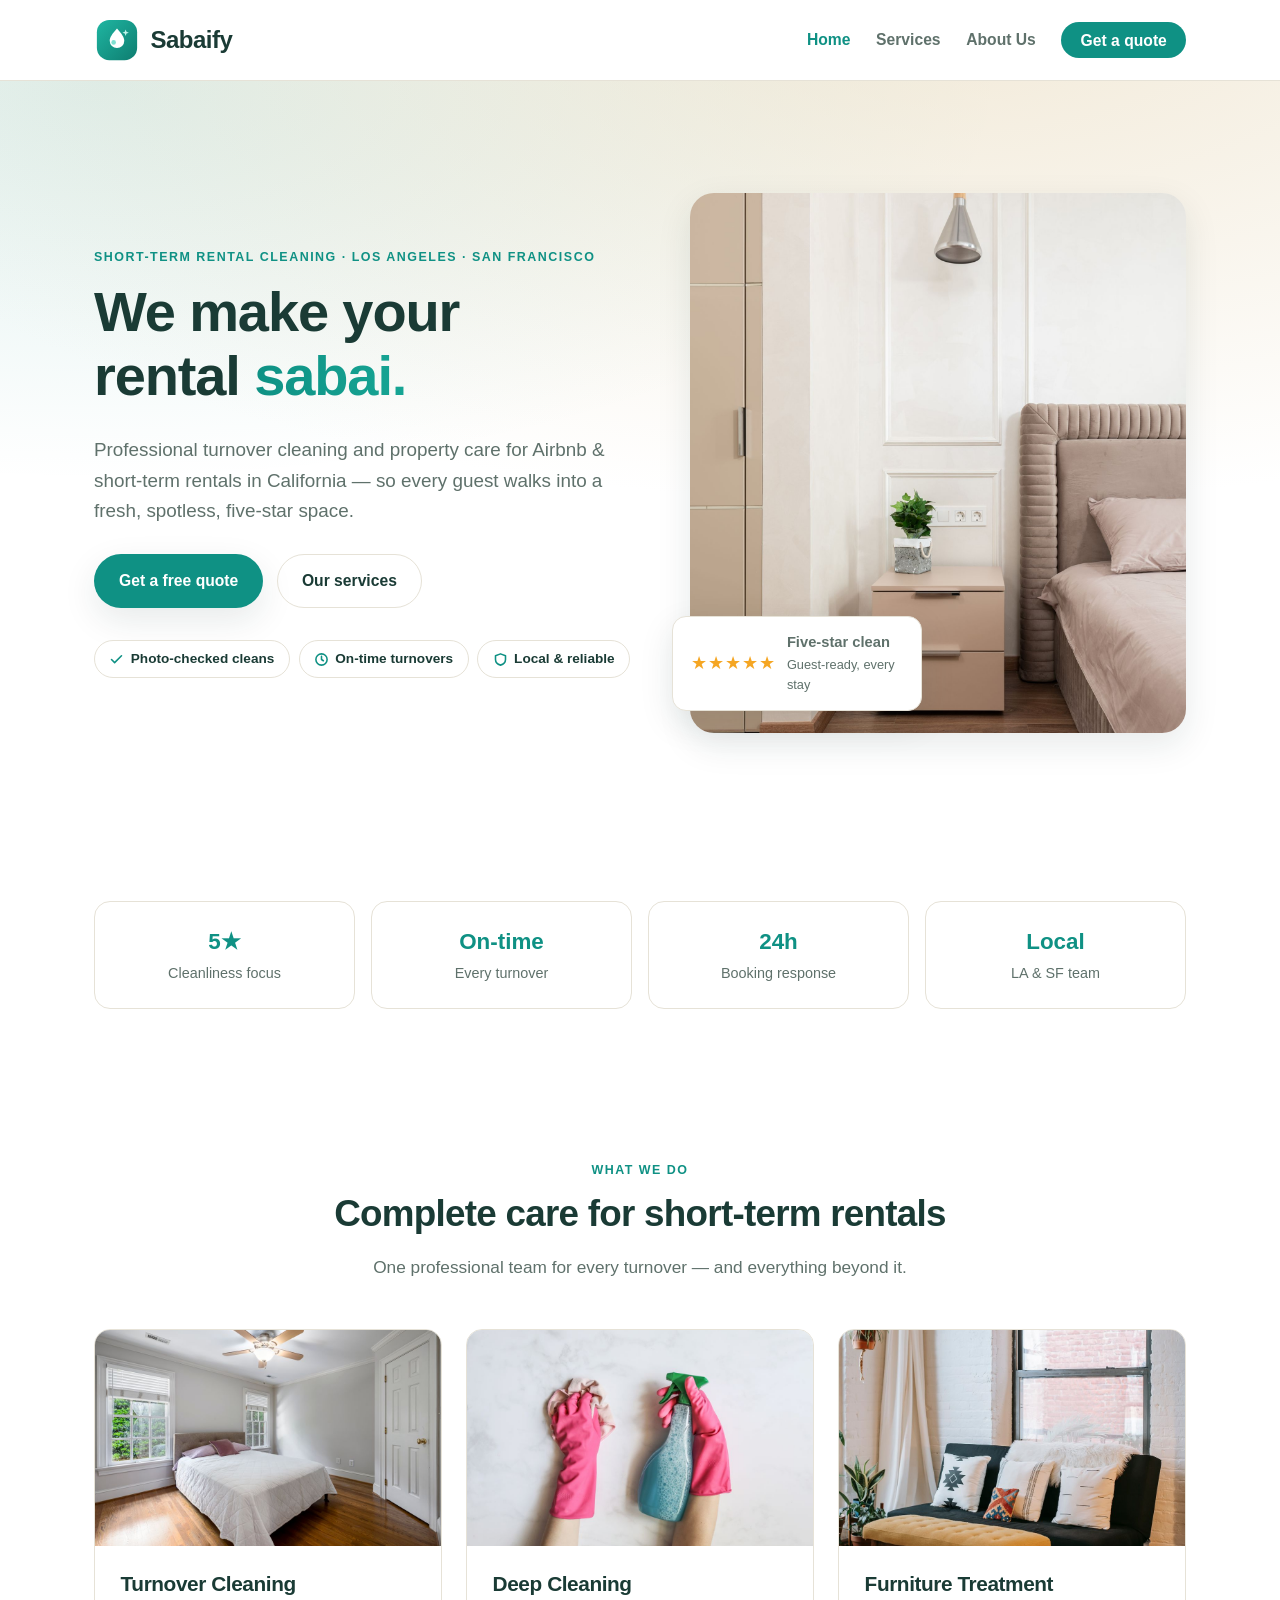
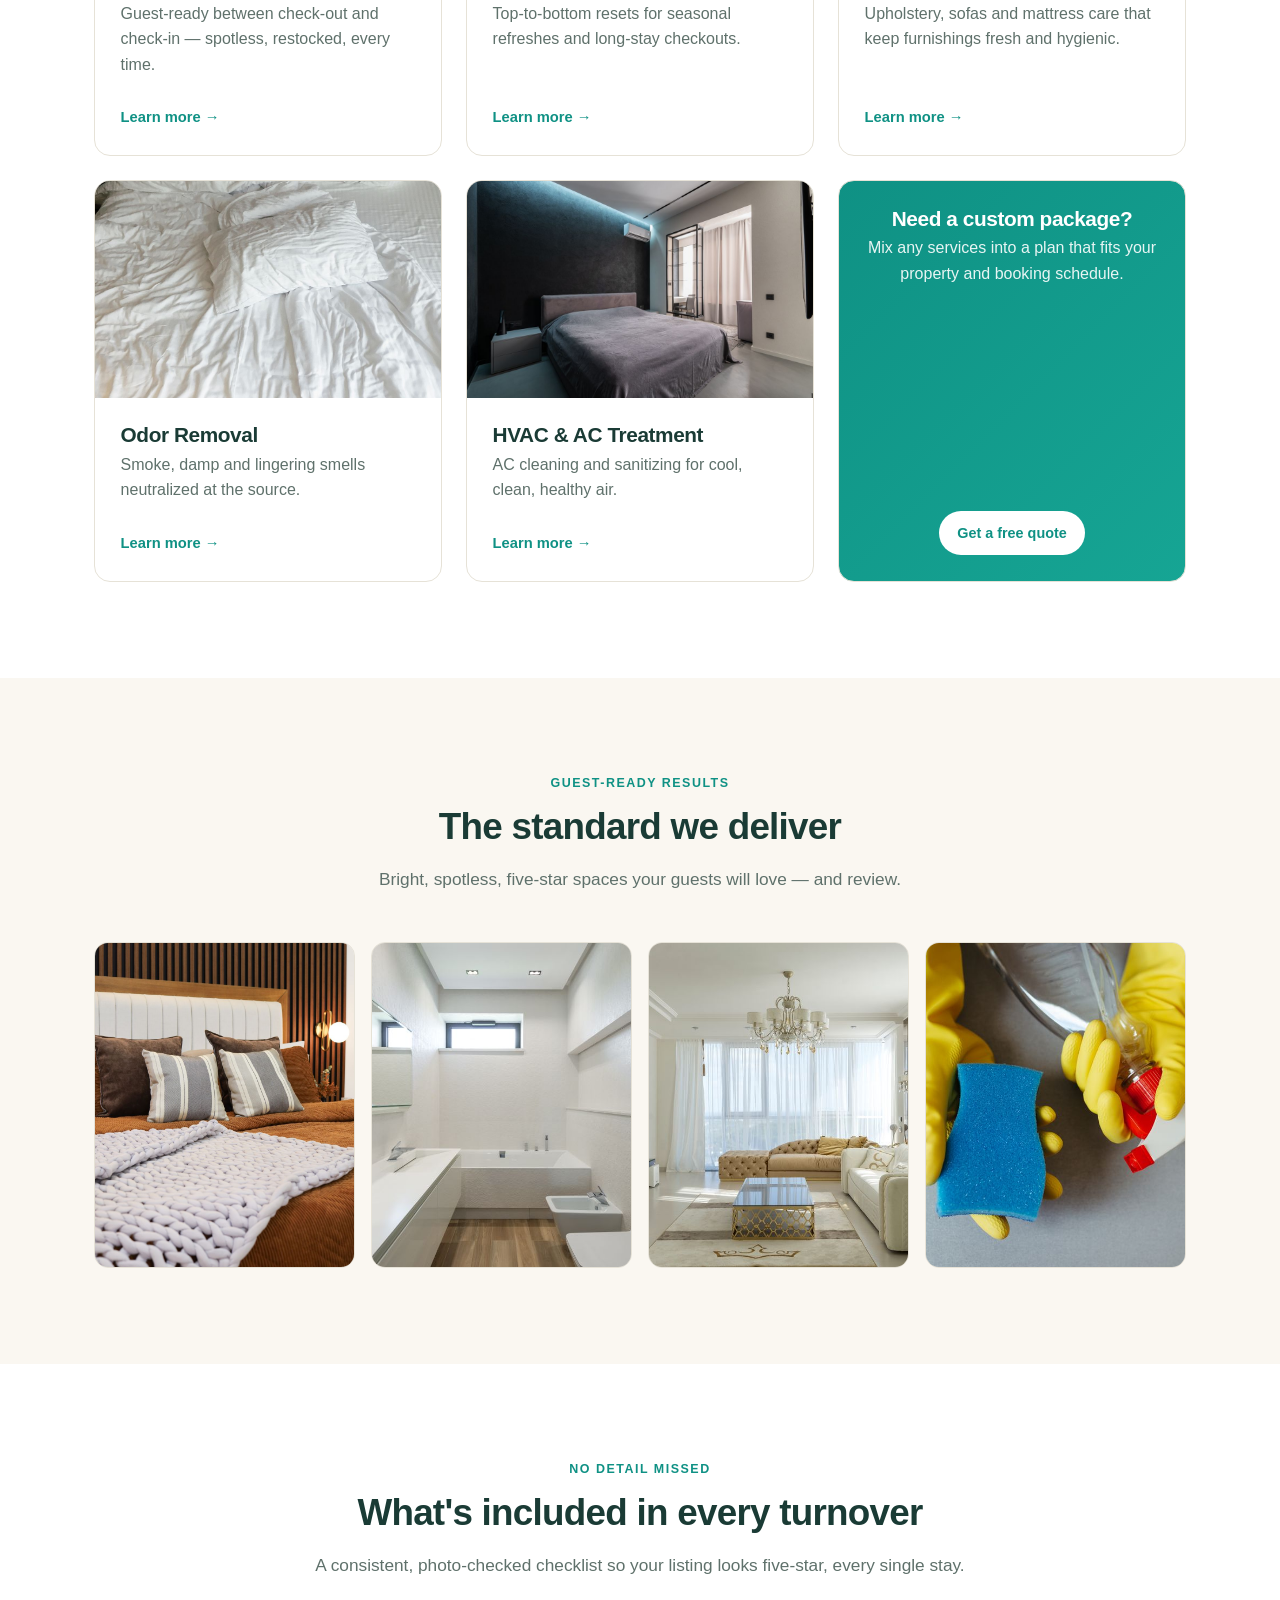
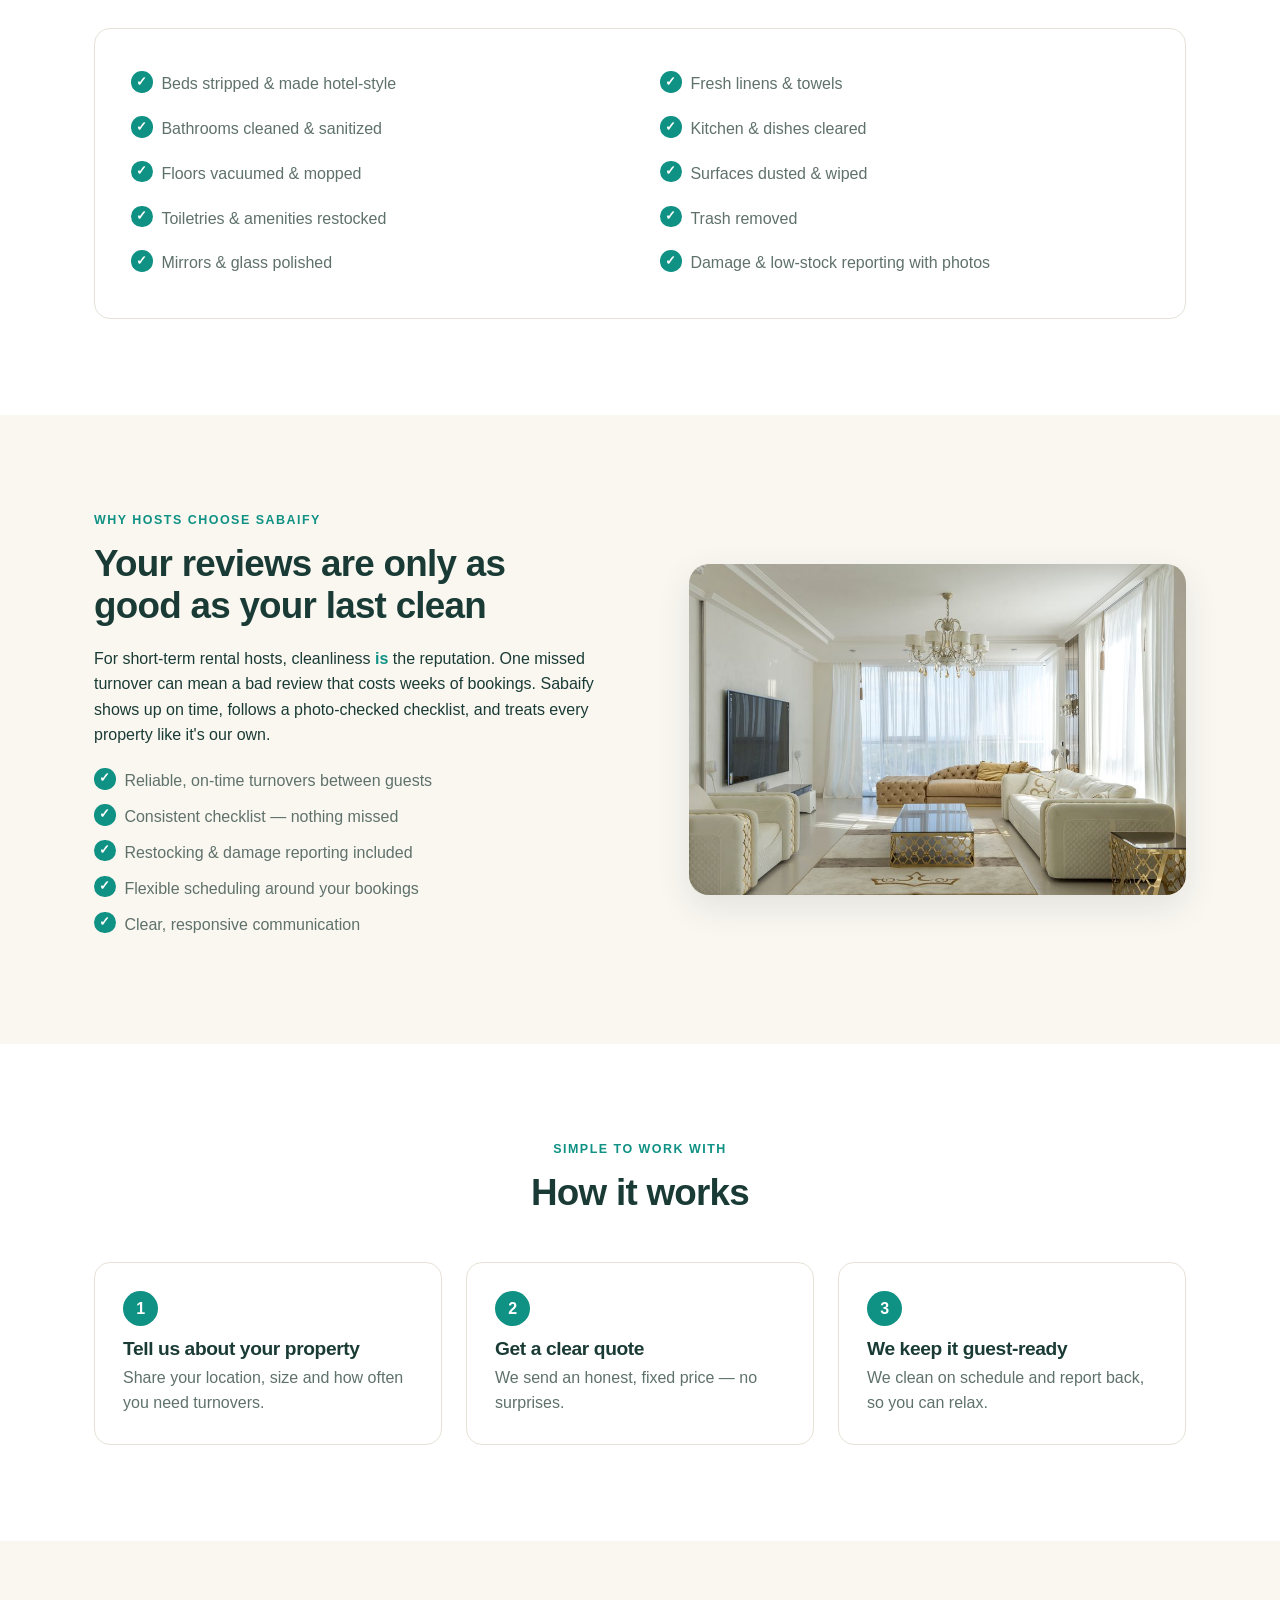
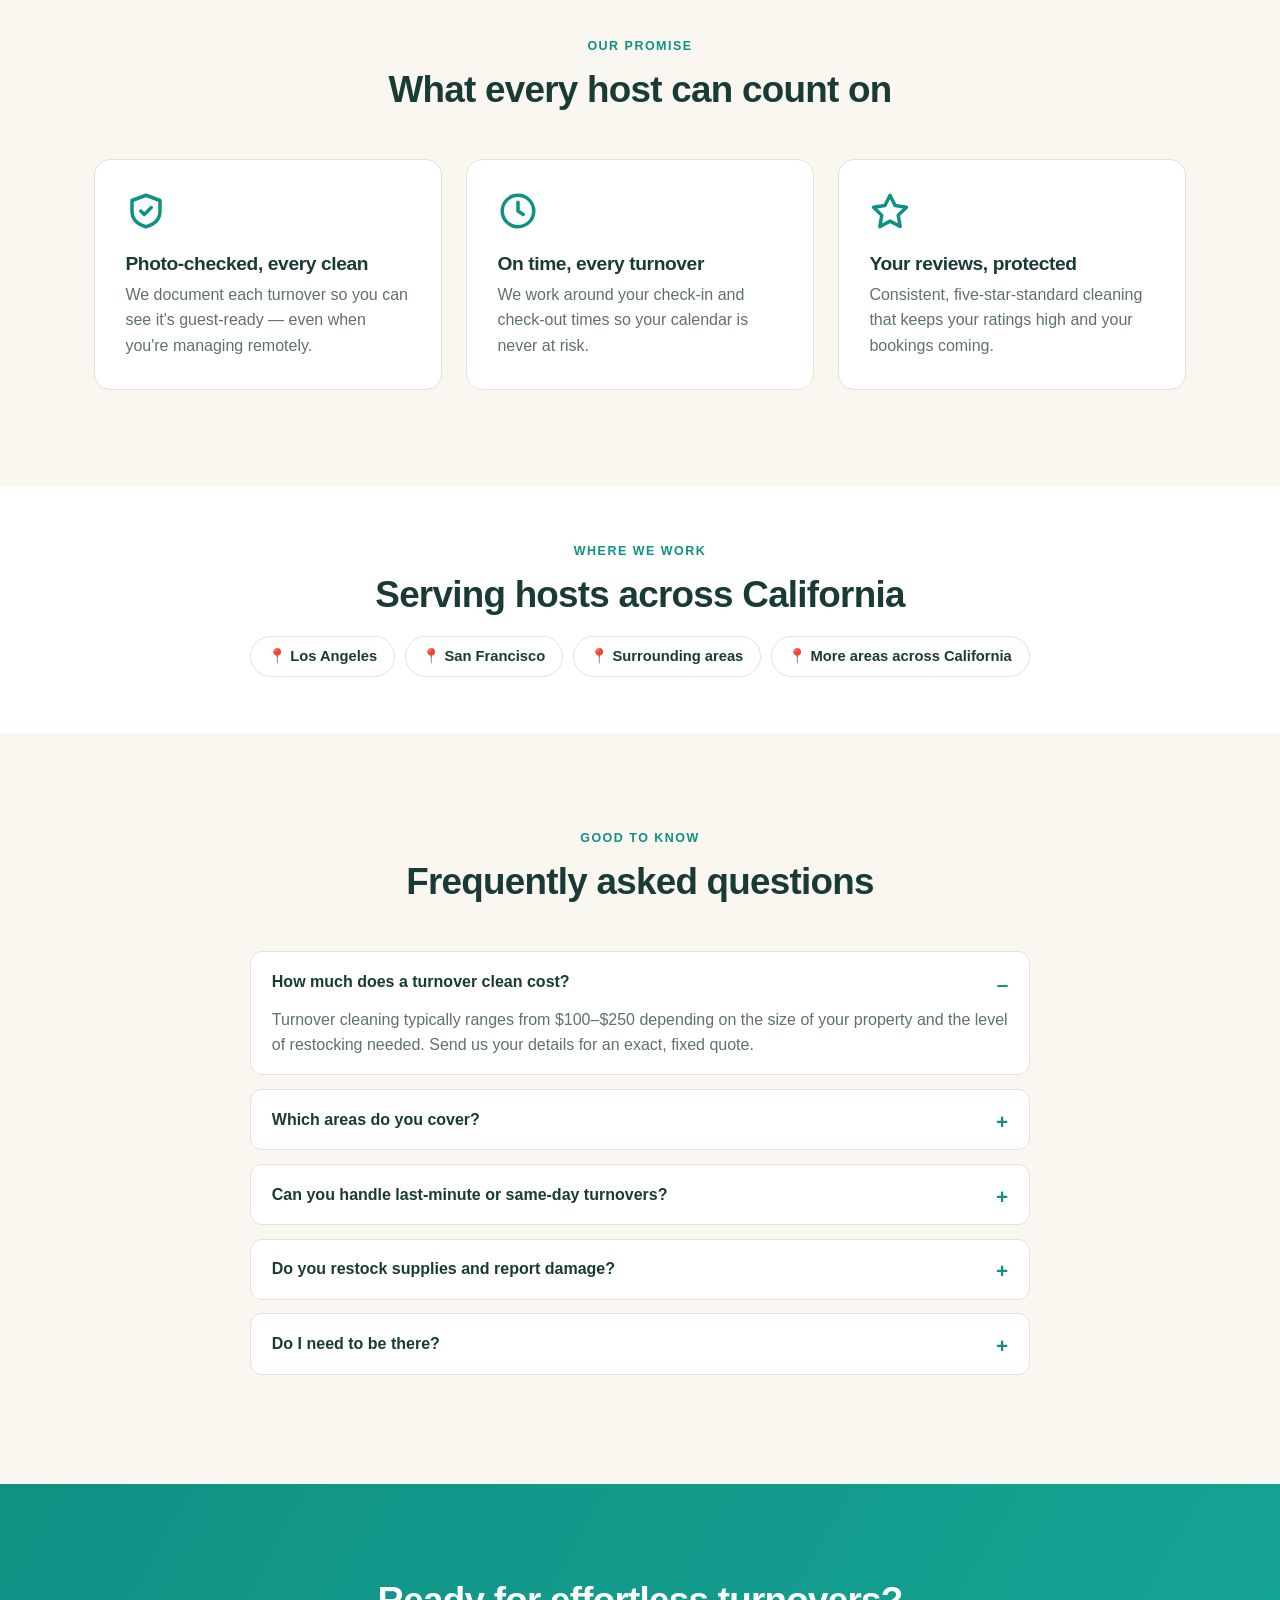
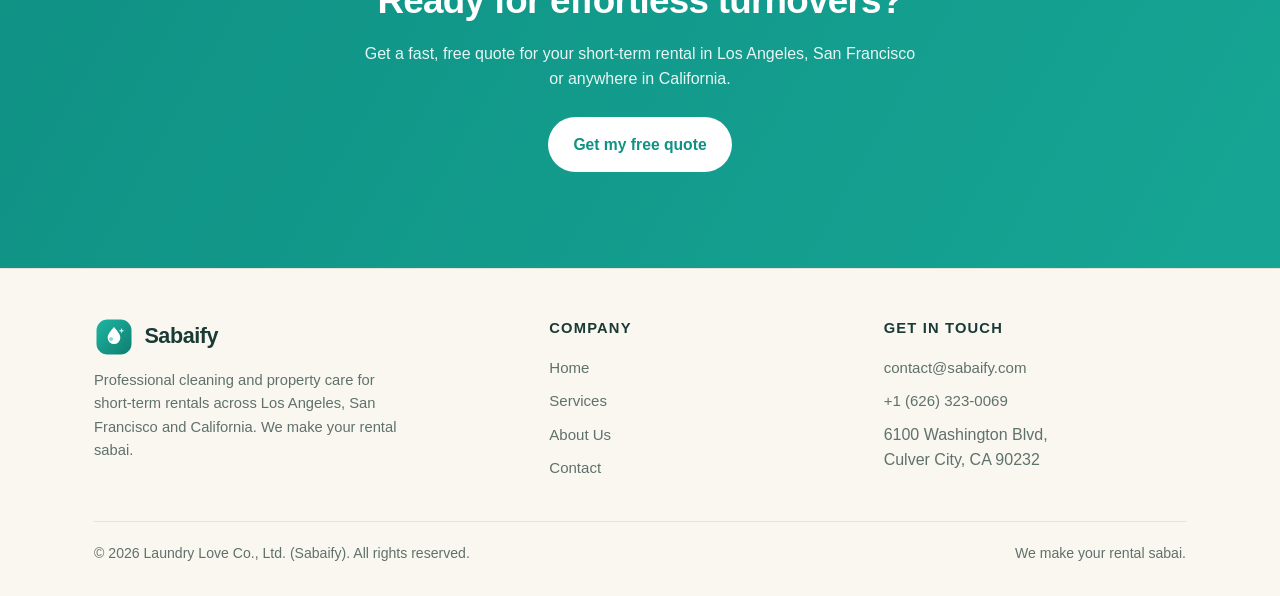
<file: index.html>
<!DOCTYPE html>
<html lang="en">
<head>
  <meta charset="UTF-8" />
  <meta name="viewport" content="width=device-width, initial-scale=1.0" />
  <title>Sabaify — Airbnb & Short-Term Rental Cleaning in Los Angeles & San Francisco</title>
  <meta name="description" content="Sabaify keeps your short-term rental fresh, spotless and guest-ready. Turnover cleaning, deep cleans, furniture treatment, odor removal and AC care across Los Angeles, San Francisco and California." />
  <meta property="og:title" content="Sabaify — We make your rental sabai" />
  <meta property="og:description" content="Professional short-term rental cleaning in Los Angeles, San Francisco and across California." />
  <meta property="og:type" content="website" />
  <link rel="stylesheet" href="styles.css" />
  <link rel="icon" href="data:image/svg+xml,<svg xmlns=%22http://www.w3.org/2000/svg%22 viewBox=%220 0 100 100%22><text y=%22.9em%22 font-size=%2290%22>🧼</text></svg>" />
  <script type="application/ld+json">
  {
    "@context": "https://schema.org",
    "@type": "LocalBusiness",
    "name": "Sabaify",
    "legalName": "Laundry Love Co., Ltd.",
    "description": "Professional Airbnb & short-term rental cleaning — turnover cleaning, deep cleaning, furniture treatment, odor removal and AC treatment in Los Angeles, San Francisco and across California.",
    "email": "contact@sabaify.com",
    "telephone": "+16263230069",
    "address": {
      "@type": "PostalAddress",
      "streetAddress": "6100 Washington Blvd",
      "addressLocality": "Culver City",
      "addressRegion": "CA",
      "postalCode": "90232",
      "addressCountry": "US"
    },
    "areaServed": ["Los Angeles", "San Francisco", "California"],
    "slogan": "We make your rental sabai."
  }
  </script>
</head>
<body>
  <header class="site-header" id="top">
    <div class="container header-inner">
      <a href="index.html" class="brand" aria-label="Sabaify — home">
        <svg class="brand-logo" viewBox="0 0 48 48" role="img" aria-label="Sabaify logo">
          <defs><linearGradient id="sbgH" x1="0" y1="0" x2="1" y2="1"><stop offset="0" stop-color="#1fb6a2"/><stop offset="1" stop-color="#0e7d70"/></linearGradient></defs>
          <rect x="3" y="3" width="42" height="42" rx="13" fill="url(#sbgH)"/>
          <path d="M24 12c5 5.6 7.6 9.3 7.6 12.8a7.6 7.6 0 1 1-15.2 0C16.4 21.3 19 17.6 24 12Z" fill="#fff"/>
          <circle cx="20.5" cy="26.5" r="2.4" fill="#7fe0d1"/>
          <path d="M33 13l.9 2.5 2.5.9-2.5.9-.9 2.5-.9-2.5-2.5-.9 2.5-.9z" fill="#bff3ea"/>
        </svg>
        <span class="brand-name">Sabaify</span>
      </a>
      <nav aria-label="Primary">
        <button class="nav-toggle" aria-label="Toggle menu" aria-expanded="false"><span></span><span></span><span></span></button>
        <ul class="nav-links">
          <li><a href="index.html" class="active">Home</a></li>
          <li><a href="services.html">Services</a></li>
          <li><a href="about.html">About&nbsp;Us</a></li>
          <li><a href="contact.html" class="nav-cta">Get a quote</a></li>
        </ul>
      </nav>
    </div>
  </header>

  <main>
    <!-- Hero (split with photo) -->
    <section class="hero">
      <div class="container hero-split">
        <div class="hero-copy">
          <p class="eyebrow">Short-term rental cleaning · Los Angeles · San Francisco</p>
          <h1>We make your rental <span class="grad">sabai.</span></h1>
          <p class="lead">
            Professional turnover cleaning and property care for Airbnb &amp; short-term rentals in
            California — so every guest walks into a fresh, spotless, five-star space.
          </p>
          <div class="hero-actions">
            <a href="contact.html#contact" class="btn btn-primary">Get a free quote</a>
            <a href="services.html" class="btn btn-ghost">Our services</a>
          </div>
          <div class="hero-badges">
            <span class="badge"><svg viewBox="0 0 24 24" fill="none" stroke="currentColor" stroke-width="2.5" stroke-linecap="round" stroke-linejoin="round"><path d="M20 6 9 17l-5-5"/></svg> Photo-checked cleans</span>
            <span class="badge"><svg viewBox="0 0 24 24" fill="none" stroke="currentColor" stroke-width="2.5" stroke-linecap="round" stroke-linejoin="round"><circle cx="12" cy="12" r="9"/><path d="M12 7v5l3 2"/></svg> On-time turnovers</span>
            <span class="badge"><svg viewBox="0 0 24 24" fill="none" stroke="currentColor" stroke-width="2.5" stroke-linecap="round" stroke-linejoin="round"><path d="M12 3 4 6v6c0 5 3.4 7.7 8 9 4.6-1.3 8-4 8-9V6z"/></svg> Local &amp; reliable</span>
          </div>
        </div>
        <div class="hero-media">
          <img src="assets/img/hero.jpg" alt="A fresh, spotless, guest-ready bedroom cleaned by Sabaify" />
          <div class="float-card">
            <span class="fc-star">★★★★★</span>
            <span><strong>Five-star clean</strong><span>Guest-ready, every stay</span></span>
          </div>
        </div>
      </div>
    </section>

    <!-- Trust bar -->
    <section class="section-sm">
      <div class="container">
        <div class="stat-bar">
          <div class="sb-item"><strong>5★</strong><span>Cleanliness focus</span></div>
          <div class="sb-item"><strong>On-time</strong><span>Every turnover</span></div>
          <div class="sb-item"><strong>24h</strong><span>Booking response</span></div>
          <div class="sb-item"><strong>Local</strong><span>LA &amp; SF team</span></div>
        </div>
      </div>
    </section>

    <!-- Services (photo cards) -->
    <section class="section" id="services">
      <div class="container">
        <div class="section-head">
          <p class="eyebrow">What we do</p>
          <h2>Complete care for short-term rentals</h2>
          <p class="section-sub">One professional team for every turnover — and everything beyond it.</p>
        </div>
        <div class="grid grid-3">
          <article class="service-card">
            <div class="service-media"><img src="assets/img/svc-turnover.jpg" alt="Turnover cleaning — fresh made bed" loading="lazy" /></div>
            <div class="service-body">
              <h3>Turnover Cleaning</h3>
              <p>Guest-ready between check-out and check-in — spotless, restocked, every time.</p>
              <div class="service-actions"><a class="card-link" href="services.html#turnover">Learn more →</a></div>
            </div>
          </article>
          <article class="service-card">
            <div class="service-media"><img src="assets/img/svc-deep.jpg" alt="Deep cleaning with professional products" loading="lazy" /></div>
            <div class="service-body">
              <h3>Deep Cleaning</h3>
              <p>Top-to-bottom resets for seasonal refreshes and long-stay checkouts.</p>
              <div class="service-actions"><a class="card-link" href="services.html#deep">Learn more →</a></div>
            </div>
          </article>
          <article class="service-card">
            <div class="service-media"><img src="assets/img/svc-furniture.jpg" alt="Furniture and upholstery treatment" loading="lazy" /></div>
            <div class="service-body">
              <h3>Furniture Treatment</h3>
              <p>Upholstery, sofas and mattress care that keep furnishings fresh and hygienic.</p>
              <div class="service-actions"><a class="card-link" href="services.html#furniture">Learn more →</a></div>
            </div>
          </article>
          <article class="service-card">
            <div class="service-media"><img src="assets/img/svc-odor.jpg" alt="Fresh, odor-free bedroom" loading="lazy" /></div>
            <div class="service-body">
              <h3>Odor Removal</h3>
              <p>Smoke, damp and lingering smells neutralized at the source.</p>
              <div class="service-actions"><a class="card-link" href="services.html#odor">Learn more →</a></div>
            </div>
          </article>
          <article class="service-card">
            <div class="service-media"><img src="assets/img/svc-hvac.jpg" alt="Wall-mounted air conditioner in a clean room" loading="lazy" /></div>
            <div class="service-body">
              <h3>HVAC &amp; AC Treatment</h3>
              <p>AC cleaning and sanitizing for cool, clean, healthy air.</p>
              <div class="service-actions"><a class="card-link" href="services.html#hvac">Learn more →</a></div>
            </div>
          </article>
          <article class="service-card" style="background:linear-gradient(135deg,var(--brand),var(--brand-2));color:#fff;">
            <div class="service-body" style="justify-content:center;text-align:center;">
              <h3 style="color:#fff;">Need a custom package?</h3>
              <p style="color:rgba(255,255,255,0.9);">Mix any services into a plan that fits your property and booking schedule.</p>
              <div class="service-actions"><a class="btn btn-white btn-sm" href="contact.html#contact">Get a free quote</a></div>
            </div>
          </article>
        </div>
      </div>
    </section>

    <!-- Our work gallery -->
    <section class="section section-alt">
      <div class="container">
        <div class="section-head">
          <p class="eyebrow">Guest-ready results</p>
          <h2>The standard we deliver</h2>
          <p class="section-sub">Bright, spotless, five-star spaces your guests will love — and review.</p>
        </div>
        <div class="gallery">
          <figure><img src="assets/img/gal-bedroom.jpg" alt="Spotless bedroom" loading="lazy" /></figure>
          <figure><img src="assets/img/gal-bath.jpg" alt="Clean modern bathroom" loading="lazy" /></figure>
          <figure><img src="assets/img/gal-living.jpg" alt="Fresh living room" loading="lazy" /></figure>
          <figure><img src="assets/img/gal-supplies.jpg" alt="Professional cleaning supplies" loading="lazy" /></figure>
        </div>
      </div>
    </section>

    <!-- What's included -->
    <section class="section">
      <div class="container">
        <div class="section-head">
          <p class="eyebrow">No detail missed</p>
          <h2>What's included in every turnover</h2>
          <p class="section-sub">A consistent, photo-checked checklist so your listing looks five-star, every single stay.</p>
        </div>
        <div class="included">
          <ul class="included-grid">
            <li>Beds stripped &amp; made hotel-style</li>
            <li>Fresh linens &amp; towels</li>
            <li>Bathrooms cleaned &amp; sanitized</li>
            <li>Kitchen &amp; dishes cleared</li>
            <li>Floors vacuumed &amp; mopped</li>
            <li>Surfaces dusted &amp; wiped</li>
            <li>Toiletries &amp; amenities restocked</li>
            <li>Trash removed</li>
            <li>Mirrors &amp; glass polished</li>
            <li>Damage &amp; low-stock reporting with photos</li>
          </ul>
        </div>
      </div>
    </section>

    <!-- Why us -->
    <section class="section section-alt" id="why">
      <div class="container split">
        <div class="about-text">
          <p class="eyebrow">Why hosts choose Sabaify</p>
          <h2>Your reviews are only as good as your last clean</h2>
          <p>For short-term rental hosts, cleanliness <em>is</em> the reputation. One missed turnover can mean a bad review that costs weeks of bookings. Sabaify shows up on time, follows a photo-checked checklist, and treats every property like it's our own.</p>
          <ul class="checklist">
            <li>Reliable, on-time turnovers between guests</li>
            <li>Consistent checklist — nothing missed</li>
            <li>Restocking &amp; damage reporting included</li>
            <li>Flexible scheduling around your bookings</li>
            <li>Clear, responsive communication</li>
          </ul>
        </div>
        <div class="feature-media">
          <img src="assets/img/gal-living.jpg" alt="A bright, freshly cleaned living space" loading="lazy" />
        </div>
      </div>
    </section>

    <!-- How it works -->
    <section class="section">
      <div class="container">
        <div class="section-head">
          <p class="eyebrow">Simple to work with</p>
          <h2>How it works</h2>
        </div>
        <div class="steps">
          <div class="step"><span class="num">1</span><h3>Tell us about your property</h3><p>Share your location, size and how often you need turnovers.</p></div>
          <div class="step"><span class="num">2</span><h3>Get a clear quote</h3><p>We send an honest, fixed price — no surprises.</p></div>
          <div class="step"><span class="num">3</span><h3>We keep it guest-ready</h3><p>We clean on schedule and report back, so you can relax.</p></div>
        </div>
      </div>
    </section>

    <!-- Our promise -->
    <section class="section section-alt">
      <div class="container">
        <div class="section-head">
          <p class="eyebrow">Our promise</p>
          <h2>What every host can count on</h2>
        </div>
        <div class="grid grid-3">
          <article class="card">
            <svg class="promise-ico" viewBox="0 0 24 24" fill="none" stroke="currentColor" stroke-width="2" stroke-linecap="round" stroke-linejoin="round"><path d="M12 3 4 6v6c0 5 3.4 7.7 8 9 4.6-1.3 8-4 8-9V6z"/><path d="m9 12 2 2 4-4"/></svg>
            <h3>Photo-checked, every clean</h3>
            <p>We document each turnover so you can see it's guest-ready — even when you're managing remotely.</p>
          </article>
          <article class="card">
            <svg class="promise-ico" viewBox="0 0 24 24" fill="none" stroke="currentColor" stroke-width="2" stroke-linecap="round" stroke-linejoin="round"><circle cx="12" cy="12" r="9"/><path d="M12 7v5l3 2"/></svg>
            <h3>On time, every turnover</h3>
            <p>We work around your check-in and check-out times so your calendar is never at risk.</p>
          </article>
          <article class="card">
            <svg class="promise-ico" viewBox="0 0 24 24" fill="none" stroke="currentColor" stroke-width="2" stroke-linecap="round" stroke-linejoin="round"><path d="m12 3 2.9 5.9 6.5.9-4.7 4.6 1.1 6.5L12 17.8 6.2 21l1.1-6.5L2.6 9.8l6.5-.9z"/></svg>
            <h3>Your reviews, protected</h3>
            <p>Consistent, five-star-standard cleaning that keeps your ratings high and your bookings coming.</p>
          </article>
        </div>
      </div>
    </section>

    <!-- Service areas -->
    <section class="section-sm">
      <div class="container" style="text-align:center;">
        <p class="eyebrow">Where we work</p>
        <h2 style="margin-bottom:0.5rem;">Serving hosts across California</h2>
        <div class="areas" style="justify-content:center;">
          <span class="area-pill">📍 Los Angeles</span>
          <span class="area-pill">📍 San Francisco</span>
          <span class="area-pill">📍 Surrounding areas</span>
          <span class="area-pill">📍 More areas across California</span>
        </div>
      </div>
    </section>

    <!-- FAQ -->
    <section class="section section-alt">
      <div class="container">
        <div class="section-head">
          <p class="eyebrow">Good to know</p>
          <h2>Frequently asked questions</h2>
        </div>
        <div class="faq">
          <details open><summary>How much does a turnover clean cost?</summary><p>Turnover cleaning typically ranges from $100–$250 depending on the size of your property and the level of restocking needed. Send us your details for an exact, fixed quote.</p></details>
          <details><summary>Which areas do you cover?</summary><p>We serve short-term rentals in Los Angeles, San Francisco, the surrounding areas, and more areas across California. Not sure if we cover you? Just ask.</p></details>
          <details><summary>Can you handle last-minute or same-day turnovers?</summary><p>Wherever possible, yes. We build flexible schedules around your bookings — tell us your calendar and we'll do our best to fit tight turnarounds.</p></details>
          <details><summary>Do you restock supplies and report damage?</summary><p>Yes. Restocking of toiletries and amenities is included, and we report any damage or low-stock items with photos so you're always in the loop.</p></details>
          <details><summary>Do I need to be there?</summary><p>No. Most hosts manage remotely. We arrange secure access and keep you updated, so you never have to be on-site.</p></details>
        </div>
      </div>
    </section>

    <!-- CTA band -->
    <section class="section cta-band">
      <div class="container">
        <h2>Ready for effortless turnovers?</h2>
        <p>Get a fast, free quote for your short-term rental in Los Angeles, San Francisco or anywhere in California.</p>
        <a href="contact.html#contact" class="btn btn-white">Get my free quote</a>
      </div>
    </section>
  </main>

  <footer class="site-footer">
    <div class="container">
      <div class="footer-top">
        <div>
          <div class="brand">
            <svg class="brand-logo" viewBox="0 0 48 48" role="img" aria-label="Sabaify logo">
              <defs><linearGradient id="sbgF" x1="0" y1="0" x2="1" y2="1"><stop offset="0" stop-color="#1fb6a2"/><stop offset="1" stop-color="#0e7d70"/></linearGradient></defs>
              <rect x="3" y="3" width="42" height="42" rx="13" fill="url(#sbgF)"/>
              <path d="M24 12c5 5.6 7.6 9.3 7.6 12.8a7.6 7.6 0 1 1-15.2 0C16.4 21.3 19 17.6 24 12Z" fill="#fff"/>
              <circle cx="20.5" cy="26.5" r="2.4" fill="#7fe0d1"/>
              <path d="M33 13l.9 2.5 2.5.9-2.5.9-.9 2.5-.9-2.5-2.5-.9 2.5-.9z" fill="#bff3ea"/>
            </svg>
            <span class="brand-name">Sabaify</span>
          </div>
          <p class="footer-about">Professional cleaning and property care for short-term rentals across Los Angeles, San Francisco and California. We make your rental sabai.</p>
        </div>
        <div class="footer-col">
          <h4>Company</h4>
          <ul>
            <li><a href="index.html">Home</a></li>
            <li><a href="services.html">Services</a></li>
            <li><a href="about.html">About Us</a></li>
            <li><a href="contact.html">Contact</a></li>
          </ul>
        </div>
        <div class="footer-col">
          <h4>Get in touch</h4>
          <ul>
            <li><a href="mailto:contact@sabaify.com">contact@sabaify.com</a></li>
            <li><a href="tel:+16263230069">+1 (626) 323-0069</a></li>
            <li>6100 Washington Blvd,<br />Culver City, CA 90232</li>
          </ul>
        </div>
      </div>
      <div class="footer-bottom">
        <span>© <span id="year"></span> Laundry Love Co., Ltd. (Sabaify). All rights reserved.</span>
        <span>We make your rental sabai.</span>
      </div>
    </div>
  </footer>

  <script src="script.js"></script>
</body>
</html>
</file>
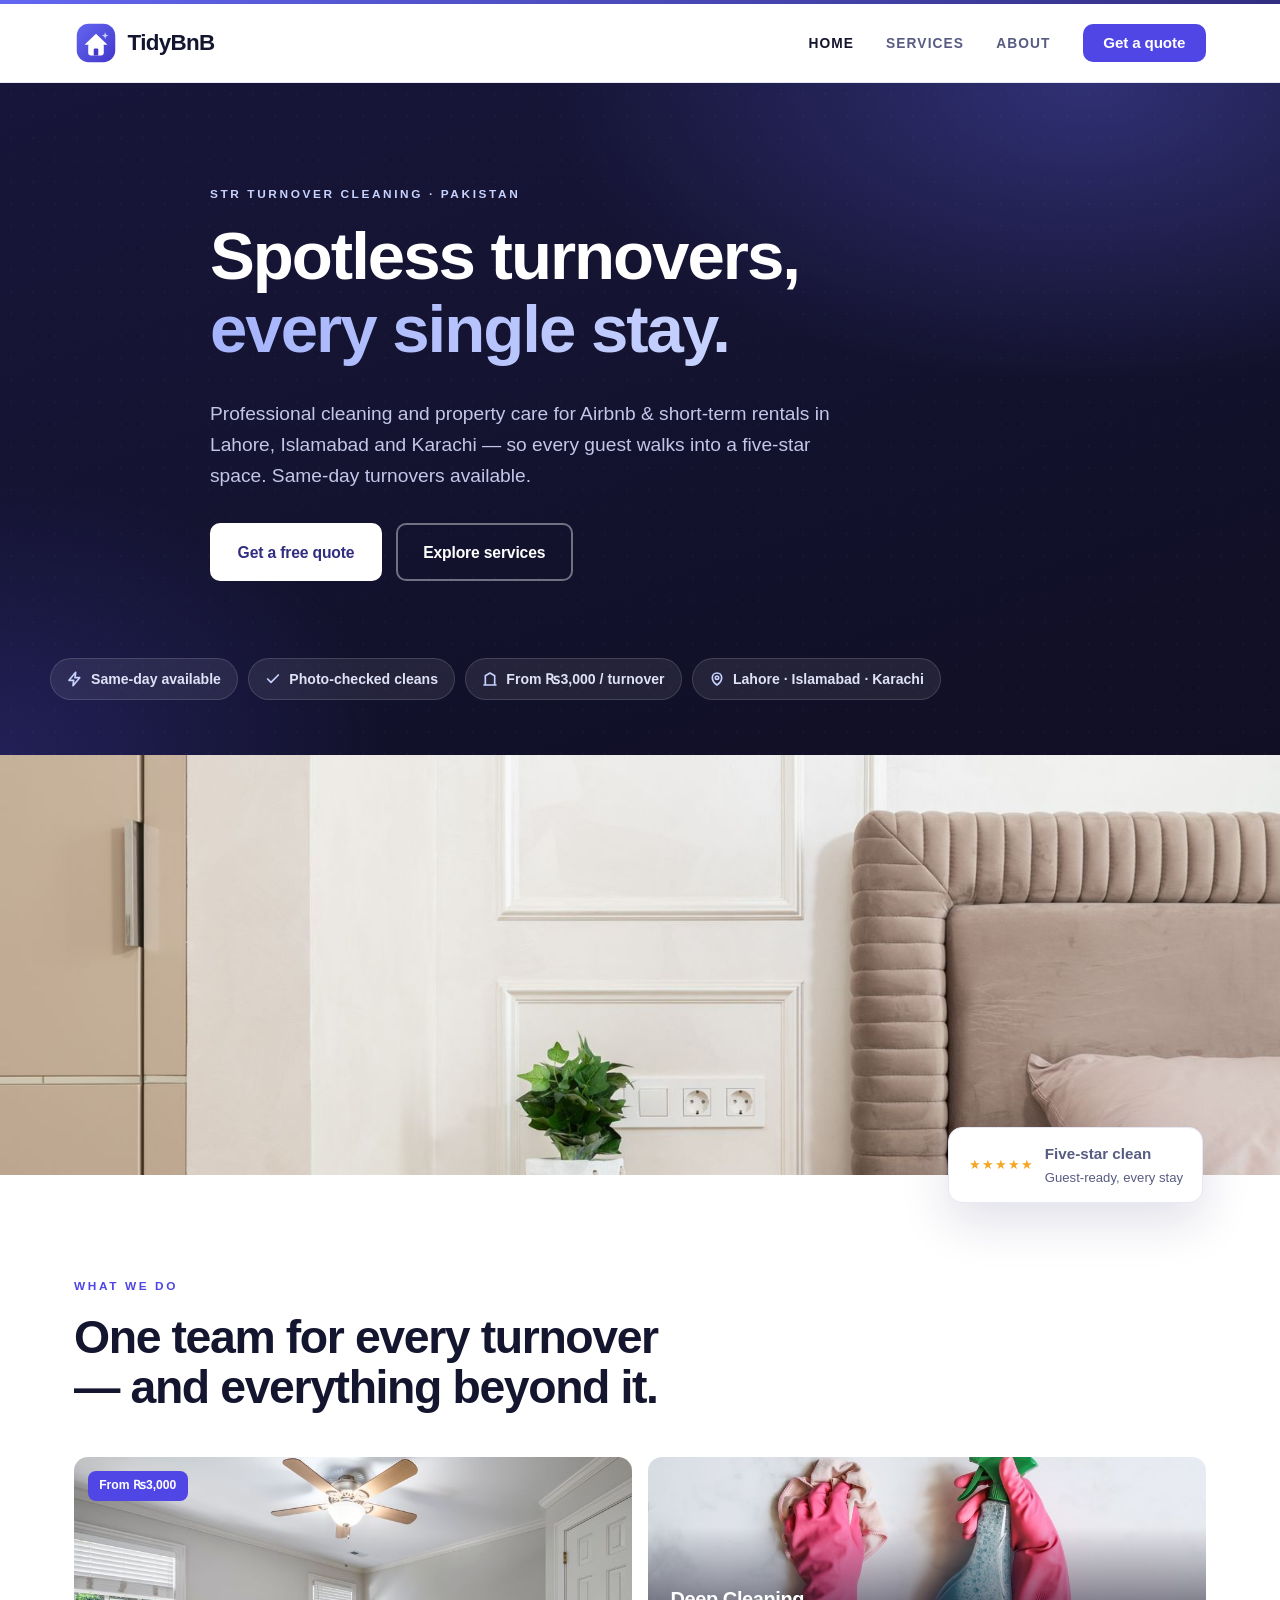
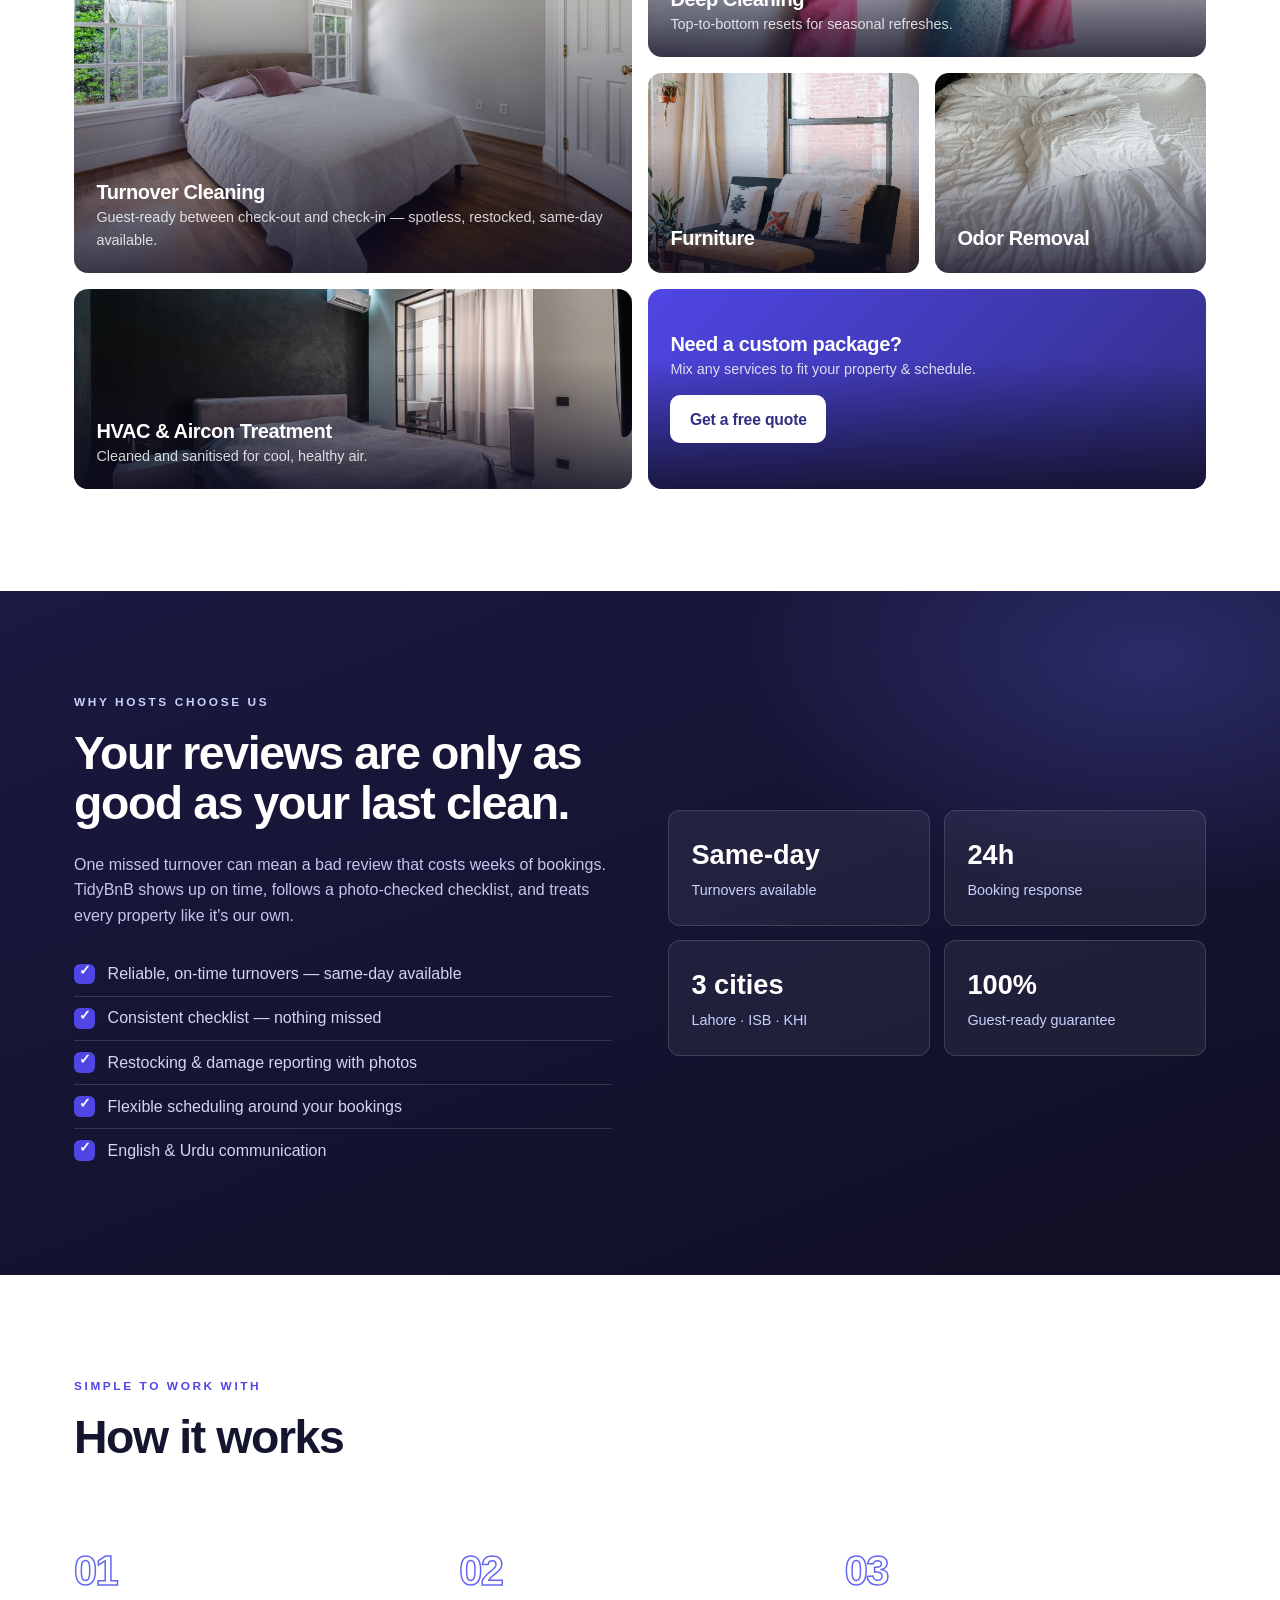
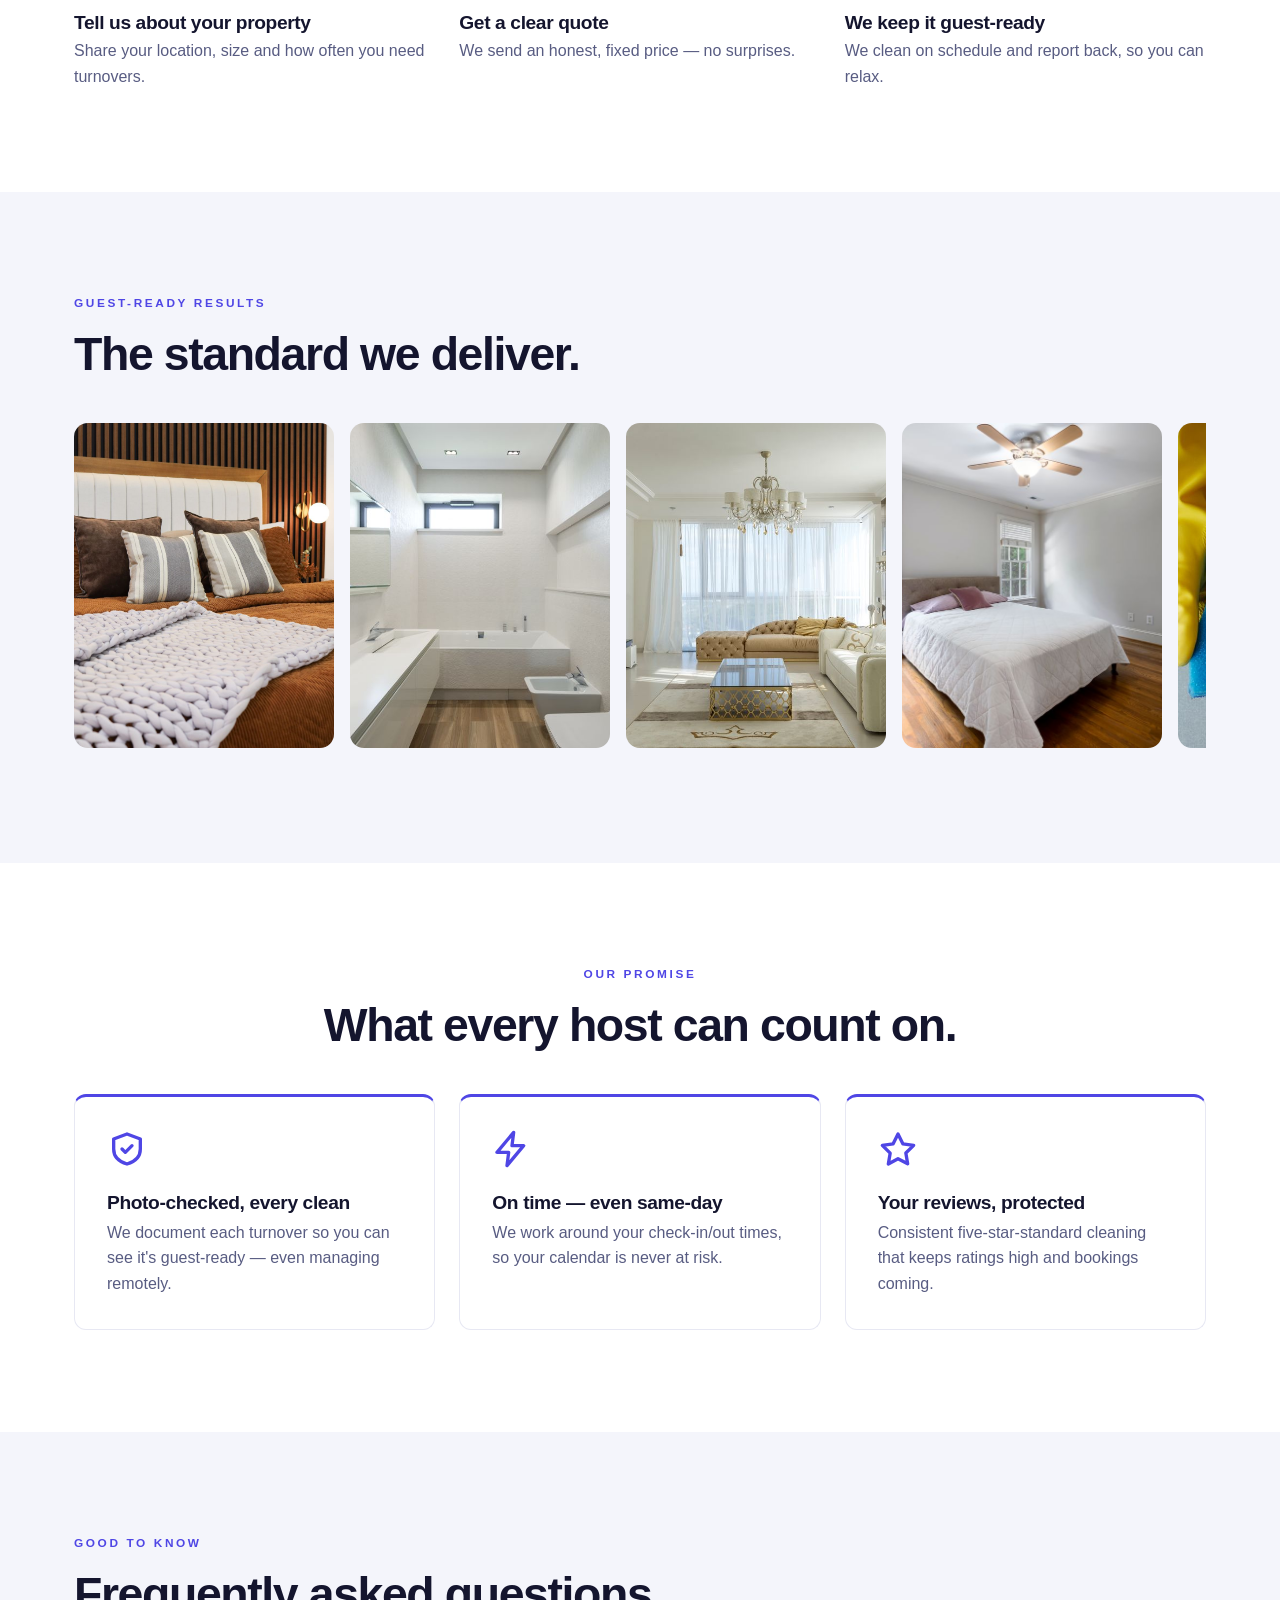
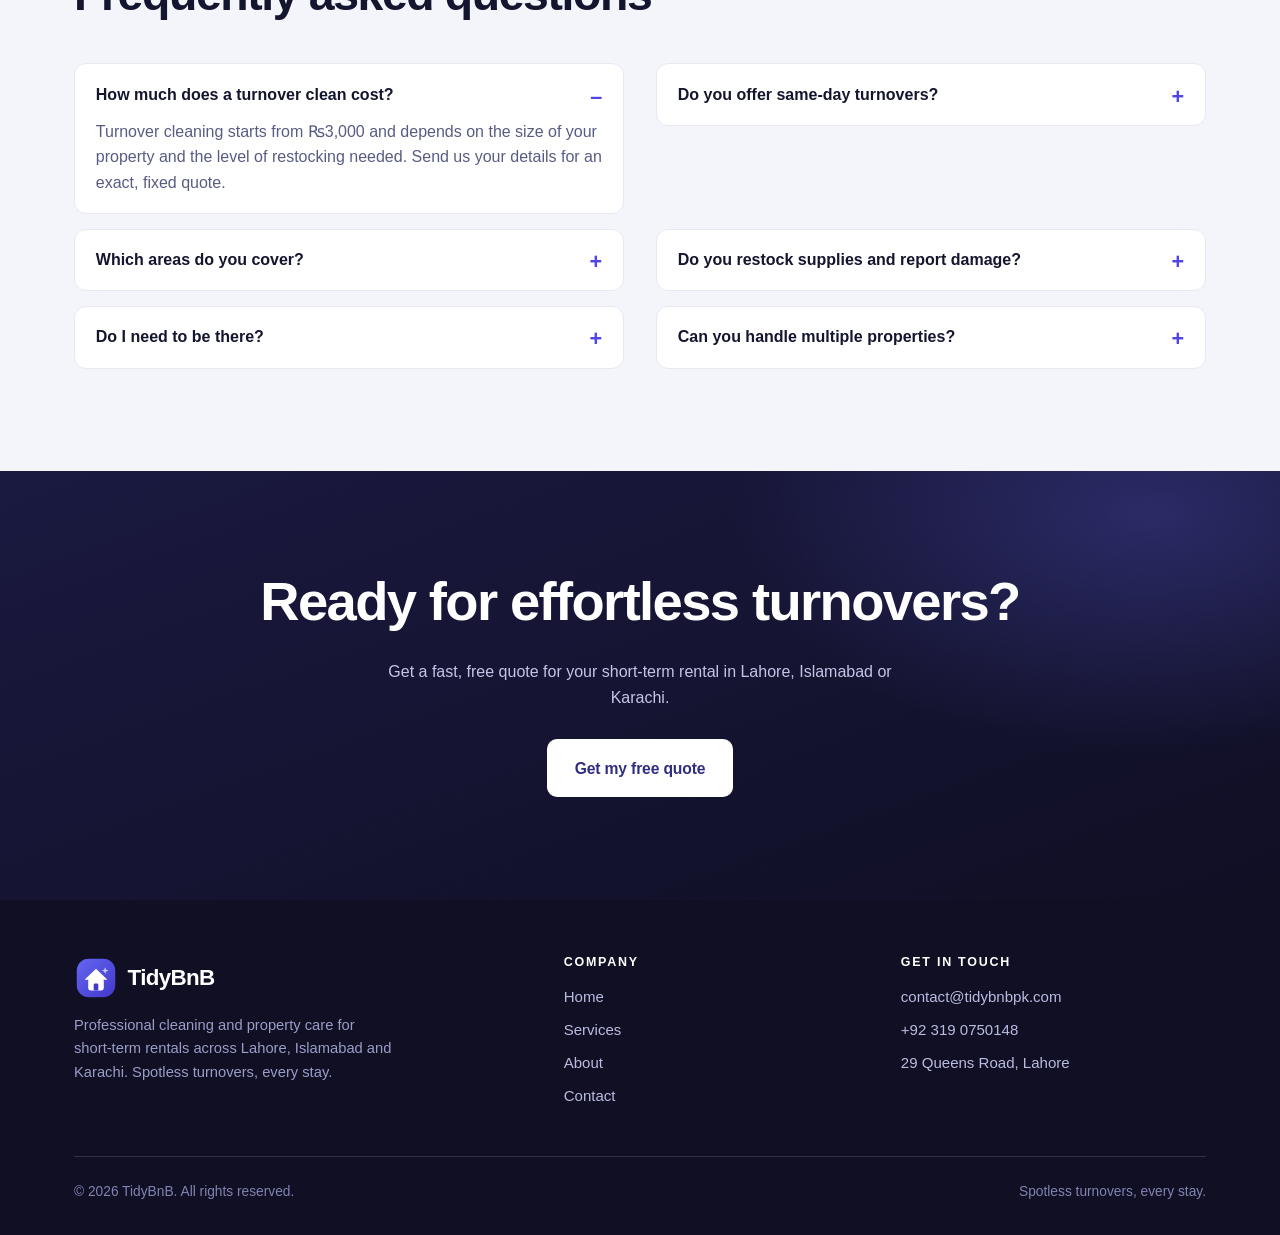
<file: tidybnb/index.html>
<!DOCTYPE html>
<html lang="en">
<head>
  <meta charset="UTF-8" />
  <meta name="viewport" content="width=device-width, initial-scale=1.0" />
  <title>TidyBnB — Airbnb & Short-Term Rental Cleaning in Lahore, Islamabad & Karachi</title>
  <meta name="description" content="TidyBnB keeps your short-term rental fresh, spotless and guest-ready. Turnover cleaning, deep cleans, furniture treatment, odor removal and aircon care across Lahore, Islamabad and Karachi. Same-day turnovers available." />
  <meta property="og:title" content="TidyBnB — Spotless turnovers, every stay" />
  <meta property="og:description" content="Professional short-term rental cleaning in Lahore, Islamabad and Karachi. Same-day available." />
  <meta property="og:type" content="website" />
  <link rel="stylesheet" href="styles.css" />
  <link rel="icon" href="data:image/svg+xml,<svg xmlns=%22http://www.w3.org/2000/svg%22 viewBox=%220 0 100 100%22><text y=%22.9em%22 font-size=%2290%22>🏠</text></svg>" />
  <script type="application/ld+json">
  {
    "@context": "https://schema.org",
    "@type": "LocalBusiness",
    "name": "TidyBnB",
    "description": "Professional Airbnb & short-term rental cleaning — turnover cleaning, deep cleaning, furniture treatment, odor removal and aircon treatment in Lahore, Islamabad, Karachi and across Pakistan.",
    "email": "contact@tidybnbpk.com",
    "telephone": "+923190750148",
    "address": { "@type": "PostalAddress", "streetAddress": "29 Queens Road", "addressLocality": "Lahore", "addressCountry": "PK" },
    "areaServed": ["Lahore", "Islamabad", "Karachi", "Pakistan"],
    "slogan": "Spotless turnovers, every stay."
  }
  </script>
</head>
<body>
  <div class="topbar"></div>
  <header class="site-header" id="top">
    <div class="container header-inner">
      <a href="index.html" class="brand" aria-label="TidyBnB — home">
        <svg class="brand-logo" viewBox="0 0 48 48" role="img" aria-label="TidyBnB logo">
          <defs><linearGradient id="sbgH" x1="0" y1="0" x2="1" y2="1"><stop offset="0" stop-color="#6366f1"/><stop offset="1" stop-color="#4338ca"/></linearGradient></defs>
          <rect x="3" y="3" width="42" height="42" rx="13" fill="url(#sbgH)"/>
          <path d="M11.5 26 24 14 36.5 26Z" fill="#fff"/>
          <rect x="15.5" y="24.5" width="17" height="13" rx="2.5" fill="#fff"/><rect x="21.5" y="30" width="5" height="7.6" rx="1.4" fill="#4338ca"/>
          <path d="M34 12.2l1 2.7 2.7 1-2.7 1-1 2.7-1-2.7-2.7-1 2.7-1z" fill="#c7d2fe"/>
        </svg>
        <span class="brand-name">TidyBnB</span>
      </a>
      <nav aria-label="Primary">
        <button class="nav-toggle" aria-label="Toggle menu" aria-expanded="false"><span></span><span></span><span></span></button>
        <ul class="nav-links">
          <li><a href="index.html" class="active">Home</a></li>
          <li><a href="services.html">Services</a></li>
          <li><a href="about.html">About</a></li>
          <li><a href="contact.html" class="nav-cta">Get a quote</a></li>
        </ul>
      </nav>
    </div>
  </header>

  <main>
    <!-- HERO -->
    <section class="hero">
      <div class="container hero-inner">
        <p class="eyebrow on-dark">STR turnover cleaning · Pakistan</p>
        <h1>Spotless turnovers,<br /><span class="grad">every single stay.</span></h1>
        <p class="lead">Professional cleaning and property care for Airbnb &amp; short-term rentals in Lahore, Islamabad and Karachi — so every guest walks into a five-star space. Same-day turnovers available.</p>
        <div class="hero-actions">
          <a href="contact.html#contact" class="btn btn-white">Get a free quote</a>
          <a href="services.html" class="btn btn-outline-white">Explore services</a>
        </div>
      </div>
      <div class="container hero-strip">
        <span class="chip"><svg viewBox="0 0 24 24" fill="none" stroke="currentColor" stroke-width="2.5" stroke-linecap="round" stroke-linejoin="round"><path d="M13 2 3 14h7l-1 8 10-12h-7z"/></svg> Same-day available</span>
        <span class="chip"><svg viewBox="0 0 24 24" fill="none" stroke="currentColor" stroke-width="2.5" stroke-linecap="round" stroke-linejoin="round"><path d="M20 6 9 17l-5-5"/></svg> Photo-checked cleans</span>
        <span class="chip"><svg viewBox="0 0 24 24" fill="none" stroke="currentColor" stroke-width="2.5" stroke-linecap="round" stroke-linejoin="round"><path d="M3 21h18M5 21V7l7-4 7 4v14"/></svg> From ₨3,000 / turnover</span>
        <span class="chip"><svg viewBox="0 0 24 24" fill="none" stroke="currentColor" stroke-width="2.5" stroke-linecap="round" stroke-linejoin="round"><path d="M12 21s-7-5-7-11a7 7 0 0 1 14 0c0 6-7 11-7 11z"/><circle cx="12" cy="10" r="2.5"/></svg> Lahore · Islamabad · Karachi</span>
      </div>
    </section>

    <!-- Photo band -->
    <div class="photoband">
      <img src="assets/img/hero.jpg" alt="A fresh, spotless, guest-ready bedroom cleaned by TidyBnB" />
      <div class="fc"><span class="stars">★★★★★</span><span><strong>Five-star clean</strong><span>Guest-ready, every stay</span></span></div>
    </div>

    <!-- BENTO services -->
    <section class="section">
      <div class="container">
        <div class="head">
          <p class="eyebrow">What we do</p>
          <h2>One team for every turnover — and everything beyond it.</h2>
        </div>
        <div class="bento">
          <article class="tile tile-big">
            <img src="assets/img/svc-turnover.jpg" alt="Turnover cleaning" loading="lazy" />
            <span class="tile-tag">From ₨3,000</span>
            <div class="tile-body"><h3>Turnover Cleaning</h3><p>Guest-ready between check-out and check-in — spotless, restocked, same-day available.</p></div>
            <a class="stretch" href="services.html#turnover" aria-label="Turnover Cleaning"></a>
          </article>
          <article class="tile tile-wide">
            <img src="assets/img/svc-deep.jpg" alt="Deep cleaning" loading="lazy" />
            <div class="tile-body"><h3>Deep Cleaning</h3><p>Top-to-bottom resets for seasonal refreshes.</p></div>
            <a class="stretch" href="services.html#deep" aria-label="Deep Cleaning"></a>
          </article>
          <article class="tile">
            <img src="assets/img/svc-furniture.jpg" alt="Furniture treatment" loading="lazy" />
            <div class="tile-body"><h3>Furniture</h3></div>
            <a class="stretch" href="services.html#furniture" aria-label="Furniture Treatment"></a>
          </article>
          <article class="tile">
            <img src="assets/img/svc-odor.jpg" alt="Odor removal" loading="lazy" />
            <div class="tile-body"><h3>Odor Removal</h3></div>
            <a class="stretch" href="services.html#odor" aria-label="Odor Removal"></a>
          </article>
          <article class="tile tile-wide">
            <img src="assets/img/svc-hvac.jpg" alt="Aircon treatment" loading="lazy" />
            <div class="tile-body"><h3>HVAC &amp; Aircon Treatment</h3><p>Cleaned and sanitised for cool, healthy air.</p></div>
            <a class="stretch" href="services.html#hvac" aria-label="HVAC and Aircon Treatment"></a>
          </article>
          <article class="tile tile-wide" style="background:linear-gradient(135deg,var(--brand),var(--brand-3));">
            <div class="tile-body" style="margin:auto 0;">
              <h3>Need a custom package?</h3>
              <p style="margin-bottom:0.9rem;">Mix any services to fit your property &amp; schedule.</p>
              <a href="contact.html#contact" class="btn btn-white btn-sm" style="padding:0.6rem 1.1rem;">Get a free quote</a>
            </div>
          </article>
        </div>
      </div>
    </section>

    <!-- Feature dark band -->
    <section class="section dark">
      <div class="container feature-grid">
        <div>
          <p class="eyebrow on-dark">Why hosts choose us</p>
          <h2>Your reviews are only as good as your last clean.</h2>
          <p>One missed turnover can mean a bad review that costs weeks of bookings. TidyBnB shows up on time, follows a photo-checked checklist, and treats every property like it's our own.</p>
          <ul class="check-list">
            <li>Reliable, on-time turnovers — same-day available</li>
            <li>Consistent checklist — nothing missed</li>
            <li>Restocking &amp; damage reporting with photos</li>
            <li>Flexible scheduling around your bookings</li>
            <li>English &amp; Urdu communication</li>
          </ul>
        </div>
        <div class="mini-grid">
          <div class="mini"><strong>Same-day</strong><span>Turnovers available</span></div>
          <div class="mini"><strong>24h</strong><span>Booking response</span></div>
          <div class="mini"><strong>3 cities</strong><span>Lahore · ISB · KHI</span></div>
          <div class="mini"><strong>100%</strong><span>Guest-ready guarantee</span></div>
        </div>
      </div>
    </section>

    <!-- Steps -->
    <section class="section">
      <div class="container">
        <div class="head"><p class="eyebrow">Simple to work with</p><h2>How it works</h2></div>
        <div class="steps">
          <div class="step"><h3>Tell us about your property</h3><p>Share your location, size and how often you need turnovers.</p></div>
          <div class="step"><h3>Get a clear quote</h3><p>We send an honest, fixed price — no surprises.</p></div>
          <div class="step"><h3>We keep it guest-ready</h3><p>We clean on schedule and report back, so you can relax.</p></div>
        </div>
      </div>
    </section>

    <!-- Gallery scroller -->
    <section class="section alt">
      <div class="container">
        <div class="head"><p class="eyebrow">Guest-ready results</p><h2>The standard we deliver.</h2></div>
      </div>
      <div class="container">
        <div class="scroller">
          <figure><img src="assets/img/gal-bedroom.jpg" alt="Spotless bedroom" loading="lazy" /></figure>
          <figure><img src="assets/img/gal-bath.jpg" alt="Clean bathroom" loading="lazy" /></figure>
          <figure><img src="assets/img/gal-living.jpg" alt="Fresh living room" loading="lazy" /></figure>
          <figure><img src="assets/img/svc-turnover.jpg" alt="Made bed" loading="lazy" /></figure>
          <figure><img src="assets/img/gal-supplies.jpg" alt="Professional supplies" loading="lazy" /></figure>
          <figure><img src="assets/img/svc-furniture.jpg" alt="Living space" loading="lazy" /></figure>
        </div>
      </div>
    </section>

    <!-- Promise -->
    <section class="section">
      <div class="container">
        <div class="head center"><p class="eyebrow">Our promise</p><h2>What every host can count on.</h2></div>
        <div class="cards-3">
          <article class="pcard">
            <svg class="ico" viewBox="0 0 24 24" fill="none" stroke="currentColor" stroke-width="2" stroke-linecap="round" stroke-linejoin="round"><path d="M12 3 4 6v6c0 5 3.4 7.7 8 9 4.6-1.3 8-4 8-9V6z"/><path d="m9 12 2 2 4-4"/></svg>
            <h3>Photo-checked, every clean</h3><p>We document each turnover so you can see it's guest-ready — even managing remotely.</p>
          </article>
          <article class="pcard">
            <svg class="ico" viewBox="0 0 24 24" fill="none" stroke="currentColor" stroke-width="2" stroke-linecap="round" stroke-linejoin="round"><path d="M13 2 3 14h7l-1 8 10-12h-7z"/></svg>
            <h3>On time — even same-day</h3><p>We work around your check-in/out times, so your calendar is never at risk.</p>
          </article>
          <article class="pcard">
            <svg class="ico" viewBox="0 0 24 24" fill="none" stroke="currentColor" stroke-width="2" stroke-linecap="round" stroke-linejoin="round"><path d="m12 3 2.9 5.9 6.5.9-4.7 4.6 1.1 6.5L12 17.8 6.2 21l1.1-6.5L2.6 9.8l6.5-.9z"/></svg>
            <h3>Your reviews, protected</h3><p>Consistent five-star-standard cleaning that keeps ratings high and bookings coming.</p>
          </article>
        </div>
      </div>
    </section>

    <!-- FAQ -->
    <section class="section alt">
      <div class="container">
        <div class="head"><p class="eyebrow">Good to know</p><h2>Frequently asked questions</h2></div>
        <div class="faq">
          <details open><summary>How much does a turnover clean cost?</summary><p>Turnover cleaning starts from ₨3,000 and depends on the size of your property and the level of restocking needed. Send us your details for an exact, fixed quote.</p></details>
          <details><summary>Do you offer same-day turnovers?</summary><p>Yes — same-day turnovers are available. We build flexible schedules around your bookings, so even tight same-day turnarounds are covered.</p></details>
          <details><summary>Which areas do you cover?</summary><p>We serve short-term rentals in Lahore, Islamabad, Karachi and more areas across Pakistan. Not sure if we cover you? Just ask.</p></details>
          <details><summary>Do you restock supplies and report damage?</summary><p>Yes. Restocking of toiletries and amenities is included, and we report any damage or low-stock items with photos.</p></details>
          <details><summary>Do I need to be there?</summary><p>No. Most hosts manage remotely. We arrange secure access and keep you updated, so you never have to be on-site.</p></details>
          <details><summary>Can you handle multiple properties?</summary><p>Absolutely — from a single flat to a portfolio. We scale to fit and keep every unit consistently guest-ready.</p></details>
        </div>
      </div>
    </section>

    <!-- CTA -->
    <section class="section dark cta">
      <div class="container">
        <h2>Ready for effortless turnovers?</h2>
        <p>Get a fast, free quote for your short-term rental in Lahore, Islamabad or Karachi.</p>
        <a href="contact.html#contact" class="btn btn-white">Get my free quote</a>
      </div>
    </section>
  </main>

  <footer class="site-footer">
    <div class="container">
      <div class="footer-top">
        <div>
          <div class="brand">
            <svg class="brand-logo" viewBox="0 0 48 48" role="img" aria-label="TidyBnB logo">
              <defs><linearGradient id="sbgF" x1="0" y1="0" x2="1" y2="1"><stop offset="0" stop-color="#6366f1"/><stop offset="1" stop-color="#4338ca"/></linearGradient></defs>
              <rect x="3" y="3" width="42" height="42" rx="13" fill="url(#sbgF)"/>
              <path d="M11.5 26 24 14 36.5 26Z" fill="#fff"/>
              <rect x="15.5" y="24.5" width="17" height="13" rx="2.5" fill="#fff"/><rect x="21.5" y="30" width="5" height="7.6" rx="1.4" fill="#4338ca"/>
              <path d="M34 12.2l1 2.7 2.7 1-2.7 1-1 2.7-1-2.7-2.7-1 2.7-1z" fill="#c7d2fe"/>
            </svg>
            <span class="brand-name">TidyBnB</span>
          </div>
          <p class="footer-about">Professional cleaning and property care for short-term rentals across Lahore, Islamabad and Karachi. Spotless turnovers, every stay.</p>
        </div>
        <div class="footer-col">
          <h4>Company</h4>
          <ul>
            <li><a href="index.html">Home</a></li>
            <li><a href="services.html">Services</a></li>
            <li><a href="about.html">About</a></li>
            <li><a href="contact.html">Contact</a></li>
          </ul>
        </div>
        <div class="footer-col">
          <h4>Get in touch</h4>
          <ul>
            <li><a href="mailto:contact@tidybnbpk.com">contact@tidybnbpk.com</a></li>
            <li><a href="tel:+923190750148">+92 319 0750148</a></li>
            <li>29 Queens Road, Lahore</li>
          </ul>
        </div>
      </div>
      <div class="footer-bottom">
        <span>© <span id="year"></span> TidyBnB. All rights reserved.</span>
        <span>Spotless turnovers, every stay.</span>
      </div>
    </div>
  </footer>

  <script src="script.js"></script>
</body>
</html>
</file>
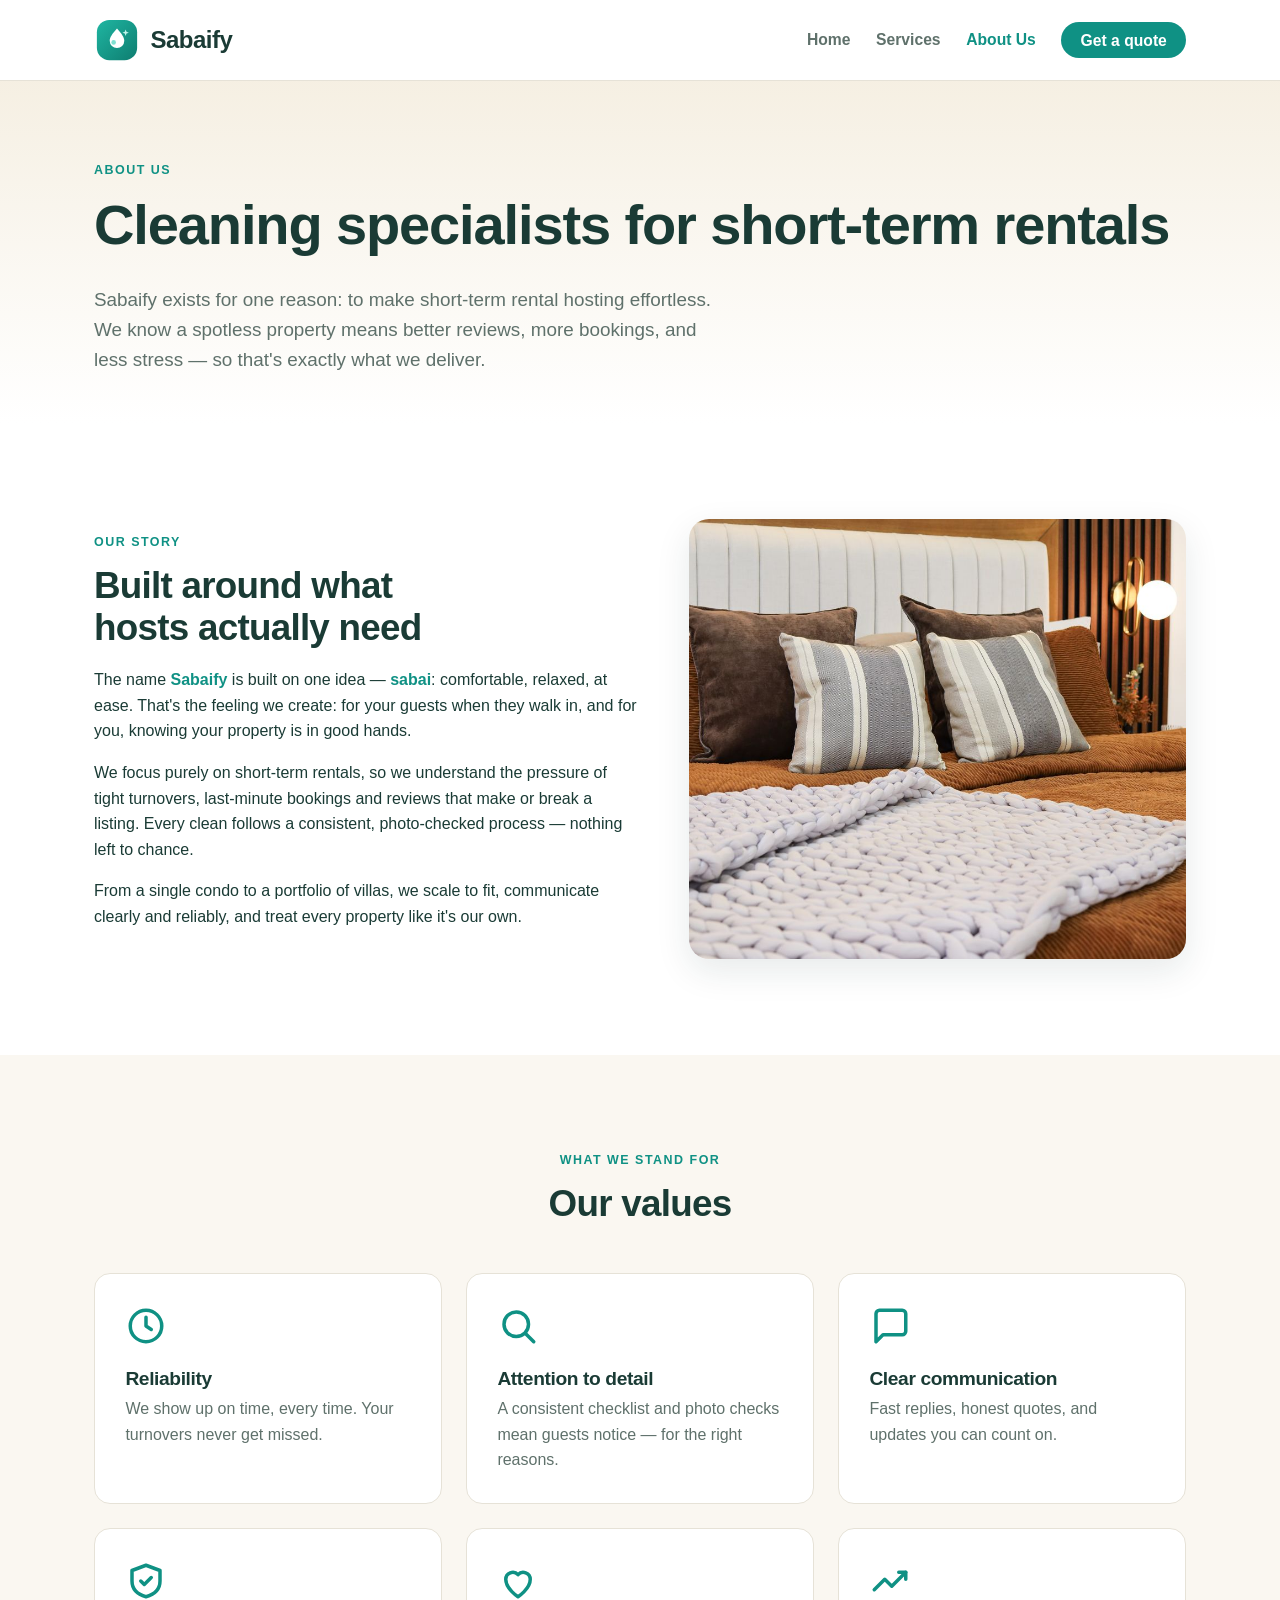
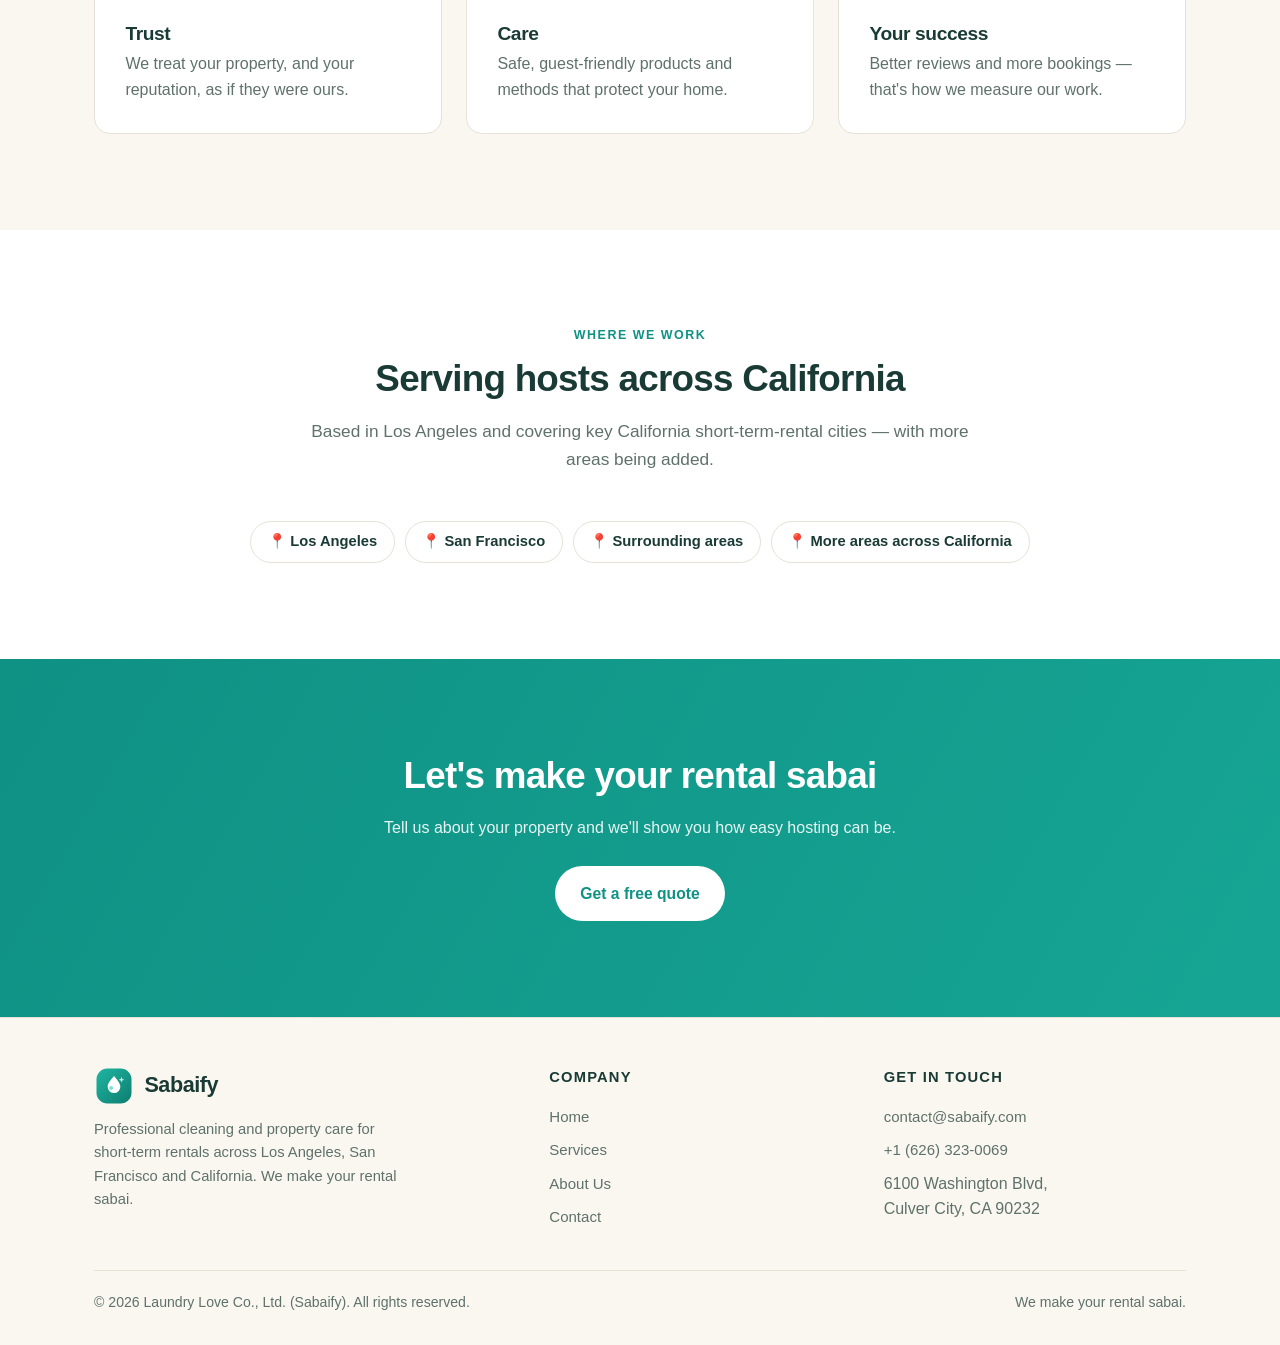
<file: about.html>
<!DOCTYPE html>
<html lang="en">
<head>
  <meta charset="UTF-8" />
  <meta name="viewport" content="width=device-width, initial-scale=1.0" />
  <title>About Us — Sabaify | Short-Term Rental Cleaning Specialists</title>
  <meta name="description" content="Sabaify is a short-term rental cleaning specialist serving Los Angeles, San Francisco and California. Learn about our team, values and guest-ready guarantee." />
  <link rel="stylesheet" href="styles.css" />
  <link rel="icon" href="data:image/svg+xml,<svg xmlns=%22http://www.w3.org/2000/svg%22 viewBox=%220 0 100 100%22><text y=%22.9em%22 font-size=%2290%22>🧼</text></svg>" />
</head>
<body>
  <header class="site-header" id="top">
    <div class="container header-inner">
      <a href="index.html" class="brand" aria-label="Sabaify — home">
        <svg class="brand-logo" viewBox="0 0 48 48" role="img" aria-label="Sabaify logo">
          <defs><linearGradient id="sbgH" x1="0" y1="0" x2="1" y2="1"><stop offset="0" stop-color="#1fb6a2"/><stop offset="1" stop-color="#0e7d70"/></linearGradient></defs>
          <rect x="3" y="3" width="42" height="42" rx="13" fill="url(#sbgH)"/>
          <path d="M24 12c5 5.6 7.6 9.3 7.6 12.8a7.6 7.6 0 1 1-15.2 0C16.4 21.3 19 17.6 24 12Z" fill="#fff"/>
          <circle cx="20.5" cy="26.5" r="2.4" fill="#7fe0d1"/>
          <path d="M33 13l.9 2.5 2.5.9-2.5.9-.9 2.5-.9-2.5-2.5-.9 2.5-.9z" fill="#bff3ea"/>
        </svg>
        <span class="brand-name">Sabaify</span>
      </a>
      <nav aria-label="Primary">
        <button class="nav-toggle" aria-label="Toggle menu" aria-expanded="false"><span></span><span></span><span></span></button>
        <ul class="nav-links">
          <li><a href="index.html">Home</a></li>
          <li><a href="services.html">Services</a></li>
          <li><a href="about.html" class="active">About&nbsp;Us</a></li>
          <li><a href="contact.html" class="nav-cta">Get a quote</a></li>
        </ul>
      </nav>
    </div>
  </header>

  <main>
    <section class="page-hero">
      <div class="container">
        <p class="eyebrow">About us</p>
        <h1>Cleaning specialists for short-term rentals</h1>
        <p class="lead">Sabaify exists for one reason: to make short-term rental hosting effortless. We know a spotless property means better reviews, more bookings, and less stress — so that's exactly what we deliver.</p>
      </div>
    </section>

    <section class="section">
      <div class="container split">
        <div class="about-text">
          <p class="eyebrow">Our story</p>
          <h2>Built around what hosts actually need</h2>
          <p>The name <em>Sabaify</em> is built on one idea — <em>sabai</em>: comfortable, relaxed, at ease. That's the feeling we create: for your guests when they walk in, and for you, knowing your property is in good hands.</p>
          <p>We focus purely on short-term rentals, so we understand the pressure of tight turnovers, last-minute bookings and reviews that make or break a listing. Every clean follows a consistent, photo-checked process — nothing left to chance.</p>
          <p>From a single condo to a portfolio of villas, we scale to fit, communicate clearly and reliably, and treat every property like it's our own.</p>
        </div>
        <div class="feature-media">
          <img src="assets/img/gal-bedroom.jpg" alt="A spotless, guest-ready bedroom prepared by Sabaify" loading="lazy" />
        </div>
      </div>
    </section>

    <section class="section section-alt">
      <div class="container">
        <div class="section-head">
          <p class="eyebrow">What we stand for</p>
          <h2>Our values</h2>
        </div>
        <div class="grid grid-3">
          <article class="card">
            <svg class="promise-ico" viewBox="0 0 24 24" fill="none" stroke="currentColor" stroke-width="2" stroke-linecap="round" stroke-linejoin="round"><circle cx="12" cy="12" r="9"/><path d="M12 7v5l3 2"/></svg>
            <h3>Reliability</h3><p>We show up on time, every time. Your turnovers never get missed.</p>
          </article>
          <article class="card">
            <svg class="promise-ico" viewBox="0 0 24 24" fill="none" stroke="currentColor" stroke-width="2" stroke-linecap="round" stroke-linejoin="round"><circle cx="11" cy="11" r="7"/><path d="m21 21-4.3-4.3"/></svg>
            <h3>Attention to detail</h3><p>A consistent checklist and photo checks mean guests notice — for the right reasons.</p>
          </article>
          <article class="card">
            <svg class="promise-ico" viewBox="0 0 24 24" fill="none" stroke="currentColor" stroke-width="2" stroke-linecap="round" stroke-linejoin="round"><path d="M21 15a2 2 0 0 1-2 2H8l-4 4V5a2 2 0 0 1 2-2h13a2 2 0 0 1 2 2z"/></svg>
            <h3>Clear communication</h3><p>Fast replies, honest quotes, and updates you can count on.</p>
          </article>
          <article class="card">
            <svg class="promise-ico" viewBox="0 0 24 24" fill="none" stroke="currentColor" stroke-width="2" stroke-linecap="round" stroke-linejoin="round"><path d="M12 3 4 6v6c0 5 3.4 7.7 8 9 4.6-1.3 8-4 8-9V6z"/><path d="m9 12 2 2 4-4"/></svg>
            <h3>Trust</h3><p>We treat your property, and your reputation, as if they were ours.</p>
          </article>
          <article class="card">
            <svg class="promise-ico" viewBox="0 0 24 24" fill="none" stroke="currentColor" stroke-width="2" stroke-linecap="round" stroke-linejoin="round"><path d="M12 21s-7-4.5-7-10a4 4 0 0 1 7-2.6A4 4 0 0 1 19 11c0 5.5-7 10-7 10z"/></svg>
            <h3>Care</h3><p>Safe, guest-friendly products and methods that protect your home.</p>
          </article>
          <article class="card">
            <svg class="promise-ico" viewBox="0 0 24 24" fill="none" stroke="currentColor" stroke-width="2" stroke-linecap="round" stroke-linejoin="round"><path d="m3 17 6-6 4 4 8-8"/><path d="M17 7h4v4"/></svg>
            <h3>Your success</h3><p>Better reviews and more bookings — that's how we measure our work.</p>
          </article>
        </div>
      </div>
    </section>

    <section class="section">
      <div class="container">
        <div class="section-head">
          <p class="eyebrow">Where we work</p>
          <h2>Serving hosts across California</h2>
          <p class="section-sub">Based in Los Angeles and covering key California short-term-rental cities — with more areas being added.</p>
        </div>
        <div class="areas" style="justify-content:center;">
          <span class="area-pill">📍 Los Angeles</span>
          <span class="area-pill">📍 San Francisco</span>
          <span class="area-pill">📍 Surrounding areas</span>
          <span class="area-pill">📍 More areas across California</span>
        </div>
      </div>
    </section>

    <section class="section cta-band">
      <div class="container">
        <h2>Let's make your rental sabai</h2>
        <p>Tell us about your property and we'll show you how easy hosting can be.</p>
        <a href="contact.html" class="btn btn-white">Get a free quote</a>
      </div>
    </section>
  </main>

  <footer class="site-footer">
    <div class="container">
      <div class="footer-top">
        <div>
          <div class="brand">
            <svg class="brand-logo" viewBox="0 0 48 48" role="img" aria-label="Sabaify logo">
              <defs><linearGradient id="sbgF" x1="0" y1="0" x2="1" y2="1"><stop offset="0" stop-color="#1fb6a2"/><stop offset="1" stop-color="#0e7d70"/></linearGradient></defs>
              <rect x="3" y="3" width="42" height="42" rx="13" fill="url(#sbgF)"/>
              <path d="M24 12c5 5.6 7.6 9.3 7.6 12.8a7.6 7.6 0 1 1-15.2 0C16.4 21.3 19 17.6 24 12Z" fill="#fff"/>
              <circle cx="20.5" cy="26.5" r="2.4" fill="#7fe0d1"/>
              <path d="M33 13l.9 2.5 2.5.9-2.5.9-.9 2.5-.9-2.5-2.5-.9 2.5-.9z" fill="#bff3ea"/>
            </svg>
            <span class="brand-name">Sabaify</span>
          </div>
          <p class="footer-about">Professional cleaning and property care for short-term rentals across Los Angeles, San Francisco and California. We make your rental sabai.</p>
        </div>
        <div class="footer-col">
          <h4>Company</h4>
          <ul>
            <li><a href="index.html">Home</a></li>
            <li><a href="services.html">Services</a></li>
            <li><a href="about.html">About Us</a></li>
            <li><a href="contact.html">Contact</a></li>
          </ul>
        </div>
        <div class="footer-col">
          <h4>Get in touch</h4>
          <ul>
            <li><a href="mailto:contact@sabaify.com">contact@sabaify.com</a></li>
            <li><a href="tel:+16263230069">+1 (626) 323-0069</a></li>
            <li>6100 Washington Blvd,<br />Culver City, CA 90232</li>
          </ul>
        </div>
      </div>
      <div class="footer-bottom">
        <span>© <span id="year"></span> Laundry Love Co., Ltd. (Sabaify). All rights reserved.</span>
        <span>We make your rental sabai.</span>
      </div>
    </div>
  </footer>

  <script src="script.js"></script>
</body>
</html>
</file>
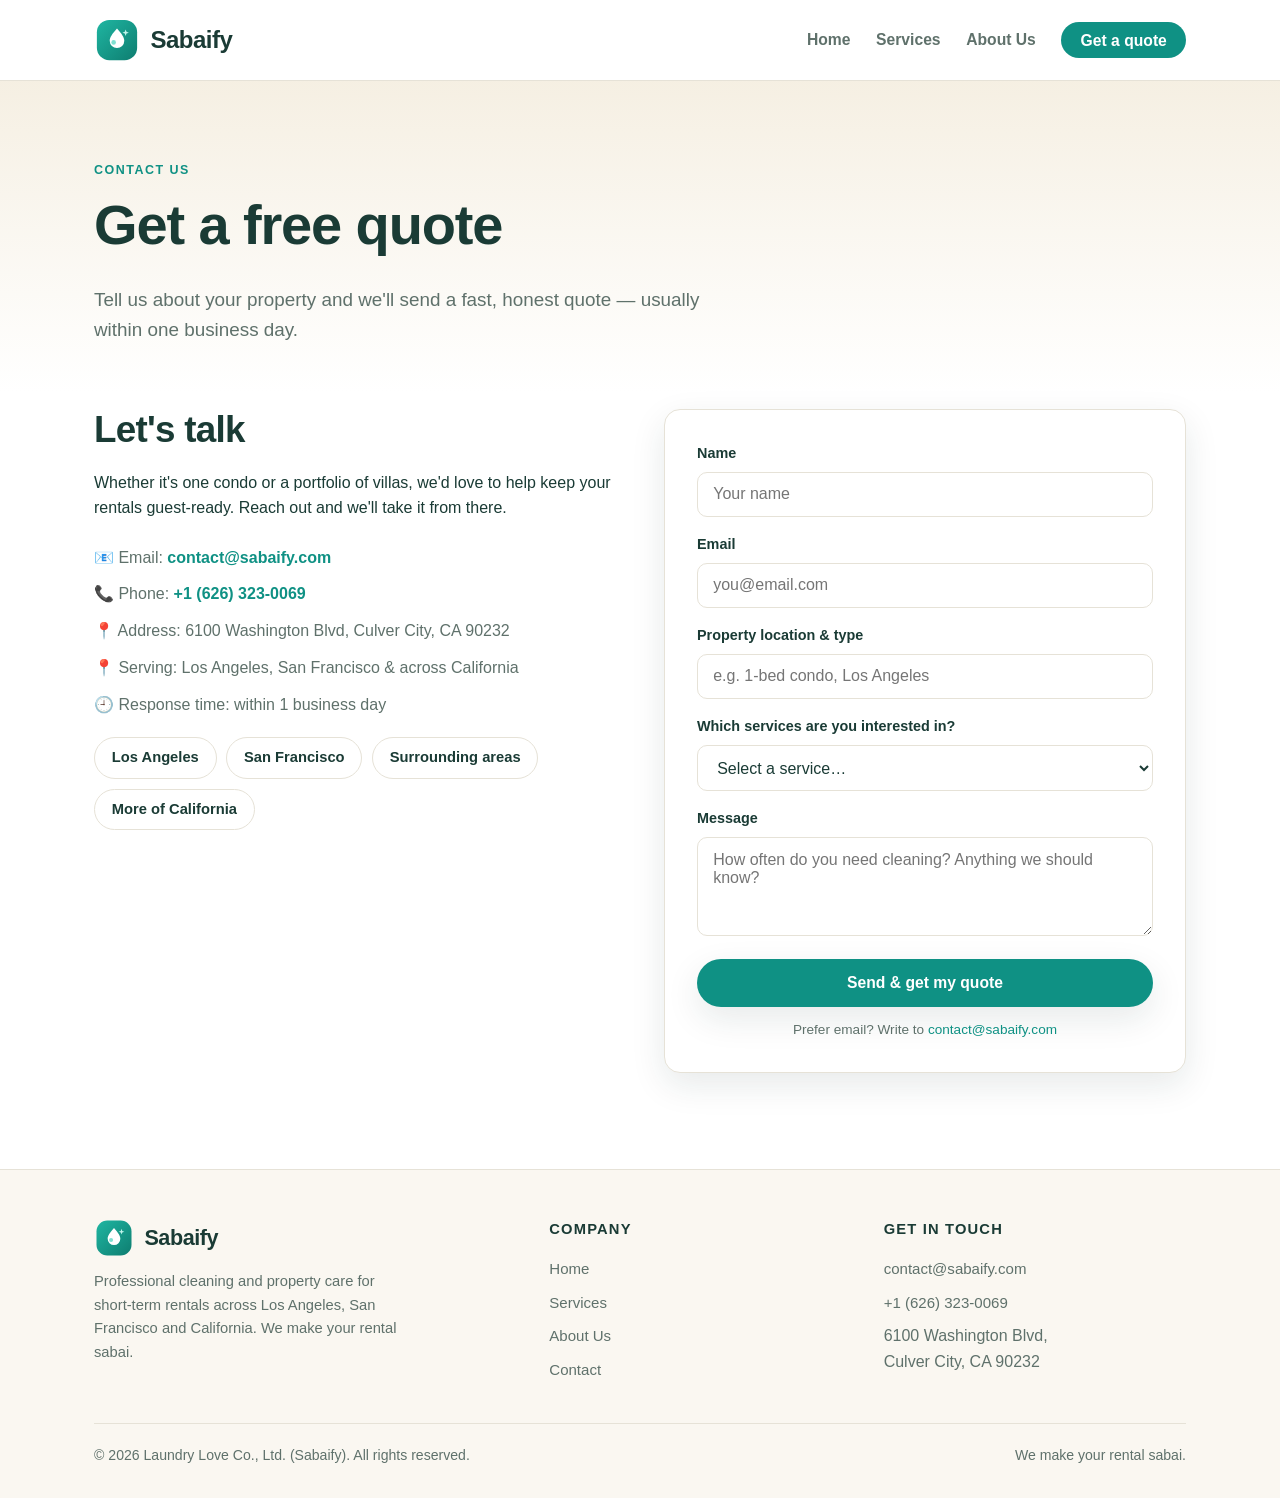
<file: contact.html>
<!DOCTYPE html>
<html lang="en">
<head>
  <meta charset="UTF-8" />
  <meta name="viewport" content="width=device-width, initial-scale=1.0" />
  <title>Contact Us — Sabaify | Get a Free Rental Cleaning Quote</title>
  <meta name="description" content="Contact Sabaify for a free short-term rental cleaning quote in Los Angeles, San Francisco and across California. Email contact@sabaify.com." />
  <link rel="stylesheet" href="styles.css" />
  <link rel="icon" href="data:image/svg+xml,<svg xmlns=%22http://www.w3.org/2000/svg%22 viewBox=%220 0 100 100%22><text y=%22.9em%22 font-size=%2290%22>🧼</text></svg>" />
</head>
<body>
  <header class="site-header" id="top">
    <div class="container header-inner">
      <a href="index.html" class="brand" aria-label="Sabaify — home">
        <svg class="brand-logo" viewBox="0 0 48 48" role="img" aria-label="Sabaify logo">
          <defs><linearGradient id="sbgH" x1="0" y1="0" x2="1" y2="1"><stop offset="0" stop-color="#1fb6a2"/><stop offset="1" stop-color="#0e7d70"/></linearGradient></defs>
          <rect x="3" y="3" width="42" height="42" rx="13" fill="url(#sbgH)"/>
          <path d="M24 12c5 5.6 7.6 9.3 7.6 12.8a7.6 7.6 0 1 1-15.2 0C16.4 21.3 19 17.6 24 12Z" fill="#fff"/>
          <circle cx="20.5" cy="26.5" r="2.4" fill="#7fe0d1"/>
          <path d="M33 13l.9 2.5 2.5.9-2.5.9-.9 2.5-.9-2.5-2.5-.9 2.5-.9z" fill="#bff3ea"/>
        </svg>
        <span class="brand-name">Sabaify</span>
      </a>
      <nav aria-label="Primary">
        <button class="nav-toggle" aria-label="Toggle menu" aria-expanded="false"><span></span><span></span><span></span></button>
        <ul class="nav-links">
          <li><a href="index.html">Home</a></li>
          <li><a href="services.html">Services</a></li>
          <li><a href="about.html">About&nbsp;Us</a></li>
          <li><a href="contact.html" class="nav-cta active">Get a quote</a></li>
        </ul>
      </nav>
    </div>
  </header>

  <main>
    <section class="page-hero">
      <div class="container">
        <p class="eyebrow">Contact us</p>
        <h1>Get a free quote</h1>
        <p class="lead">Tell us about your property and we'll send a fast, honest quote — usually within one business day.</p>
      </div>
    </section>

    <section class="section" style="padding-top:1rem;">
      <div class="container contact-inner">
        <div class="contact-text">
          <h2>Let's talk</h2>
          <p>Whether it's one condo or a portfolio of villas, we'd love to help keep your rentals guest-ready. Reach out and we'll take it from there.</p>
          <ul class="contact-details">
            <li>📧 Email: <a href="mailto:contact@sabaify.com">contact@sabaify.com</a></li>
            <li>📞 Phone: <a href="tel:+16263230069">+1 (626) 323-0069</a></li>
            <li>📍 Address: 6100 Washington Blvd, Culver City, CA 90232</li>
            <li>📍 Serving: Los Angeles, San Francisco &amp; across California</li>
            <li>🕘 Response time: within 1 business day</li>
          </ul>
          <div class="areas">
            <span class="area-pill">Los Angeles</span>
            <span class="area-pill">San Francisco</span>
            <span class="area-pill">Surrounding areas</span>
            <span class="area-pill">More of California</span>
          </div>
        </div>

        <!-- Powered by FormSubmit (no account needed). First submission sends an
             activation link to contact@sabaify.com — click it once to switch it on. -->
        <form class="contact-form" action="https://formsubmit.co/contact@sabaify.com" method="POST">
          <input type="hidden" name="_subject" value="New quote request — Sabaify website" />
          <input type="hidden" name="_template" value="table" />
          <input type="hidden" name="_captcha" value="false" />
          <input type="hidden" name="_next" value="https://sabaify.com/thank-you.html" />
          <input type="text" name="_honey" style="display:none" tabindex="-1" autocomplete="off" aria-hidden="true" />
          <label>Name
            <input type="text" name="name" required placeholder="Your name" />
          </label>
          <label>Email
            <input type="email" name="email" required placeholder="you@email.com" />
          </label>
          <label>Property location &amp; type
            <input type="text" name="property" placeholder="e.g. 1-bed condo, Los Angeles" />
          </label>
          <label>Which services are you interested in?
            <select name="service">
              <option value="">Select a service…</option>
              <option>Turnover Cleaning</option>
              <option>Deep Cleaning</option>
              <option>Furniture Treatment</option>
              <option>Odor Removal</option>
              <option>HVAC &amp; AC Treatment</option>
              <option>A combination / not sure yet</option>
            </select>
          </label>
          <label>Message
            <textarea name="message" rows="4" required placeholder="How often do you need cleaning? Anything we should know?"></textarea>
          </label>
          <button type="submit" class="btn btn-primary btn-block">Send &amp; get my quote</button>
          <p class="form-note">Prefer email? Write to <a href="mailto:contact@sabaify.com">contact@sabaify.com</a></p>
        </form>
      </div>
    </section>
  </main>

  <footer class="site-footer">
    <div class="container">
      <div class="footer-top">
        <div>
          <div class="brand">
            <svg class="brand-logo" viewBox="0 0 48 48" role="img" aria-label="Sabaify logo">
              <defs><linearGradient id="sbgF" x1="0" y1="0" x2="1" y2="1"><stop offset="0" stop-color="#1fb6a2"/><stop offset="1" stop-color="#0e7d70"/></linearGradient></defs>
              <rect x="3" y="3" width="42" height="42" rx="13" fill="url(#sbgF)"/>
              <path d="M24 12c5 5.6 7.6 9.3 7.6 12.8a7.6 7.6 0 1 1-15.2 0C16.4 21.3 19 17.6 24 12Z" fill="#fff"/>
              <circle cx="20.5" cy="26.5" r="2.4" fill="#7fe0d1"/>
              <path d="M33 13l.9 2.5 2.5.9-2.5.9-.9 2.5-.9-2.5-2.5-.9 2.5-.9z" fill="#bff3ea"/>
            </svg>
            <span class="brand-name">Sabaify</span>
          </div>
          <p class="footer-about">Professional cleaning and property care for short-term rentals across Los Angeles, San Francisco and California. We make your rental sabai.</p>
        </div>
        <div class="footer-col">
          <h4>Company</h4>
          <ul>
            <li><a href="index.html">Home</a></li>
            <li><a href="services.html">Services</a></li>
            <li><a href="about.html">About Us</a></li>
            <li><a href="contact.html">Contact</a></li>
          </ul>
        </div>
        <div class="footer-col">
          <h4>Get in touch</h4>
          <ul>
            <li><a href="mailto:contact@sabaify.com">contact@sabaify.com</a></li>
            <li><a href="tel:+16263230069">+1 (626) 323-0069</a></li>
            <li>6100 Washington Blvd,<br />Culver City, CA 90232</li>
          </ul>
        </div>
      </div>
      <div class="footer-bottom">
        <span>© <span id="year"></span> Laundry Love Co., Ltd. (Sabaify). All rights reserved.</span>
        <span>We make your rental sabai.</span>
      </div>
    </div>
  </footer>

  <script src="script.js"></script>
</body>
</html>
</file>
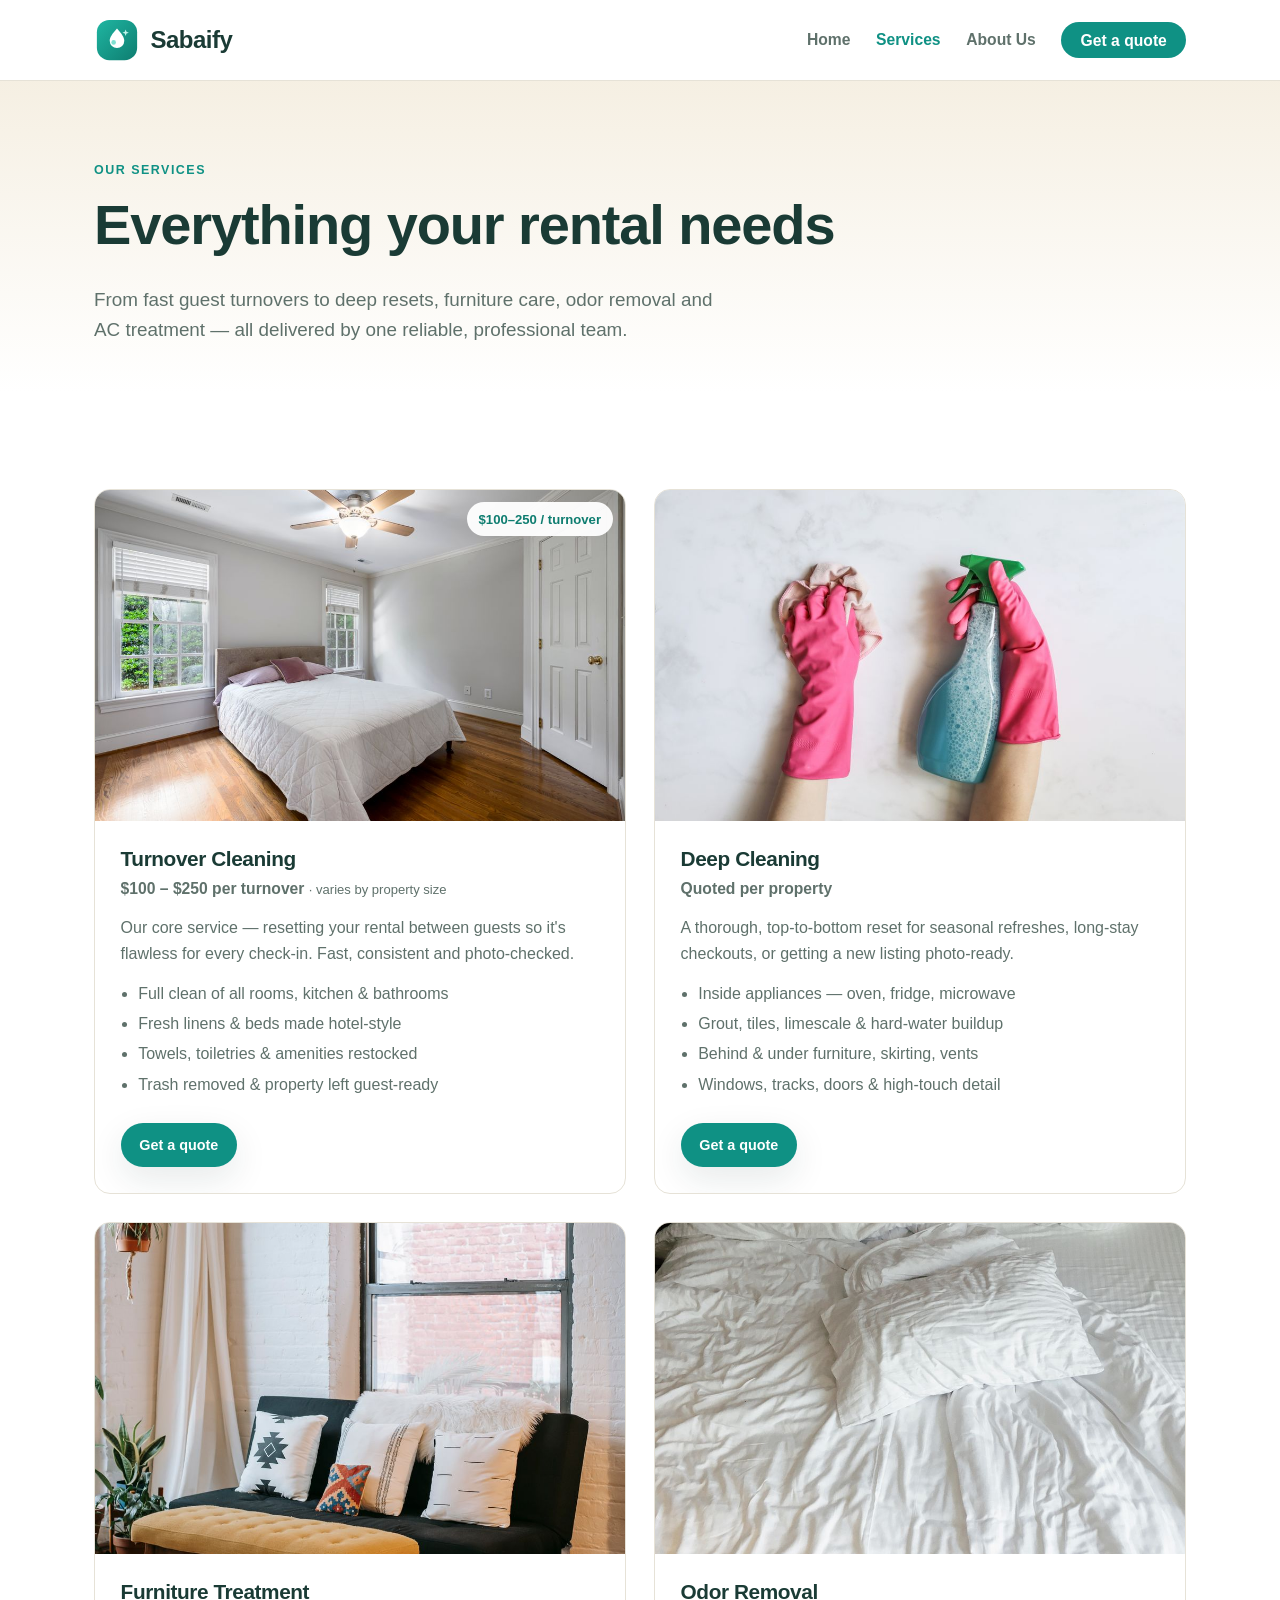
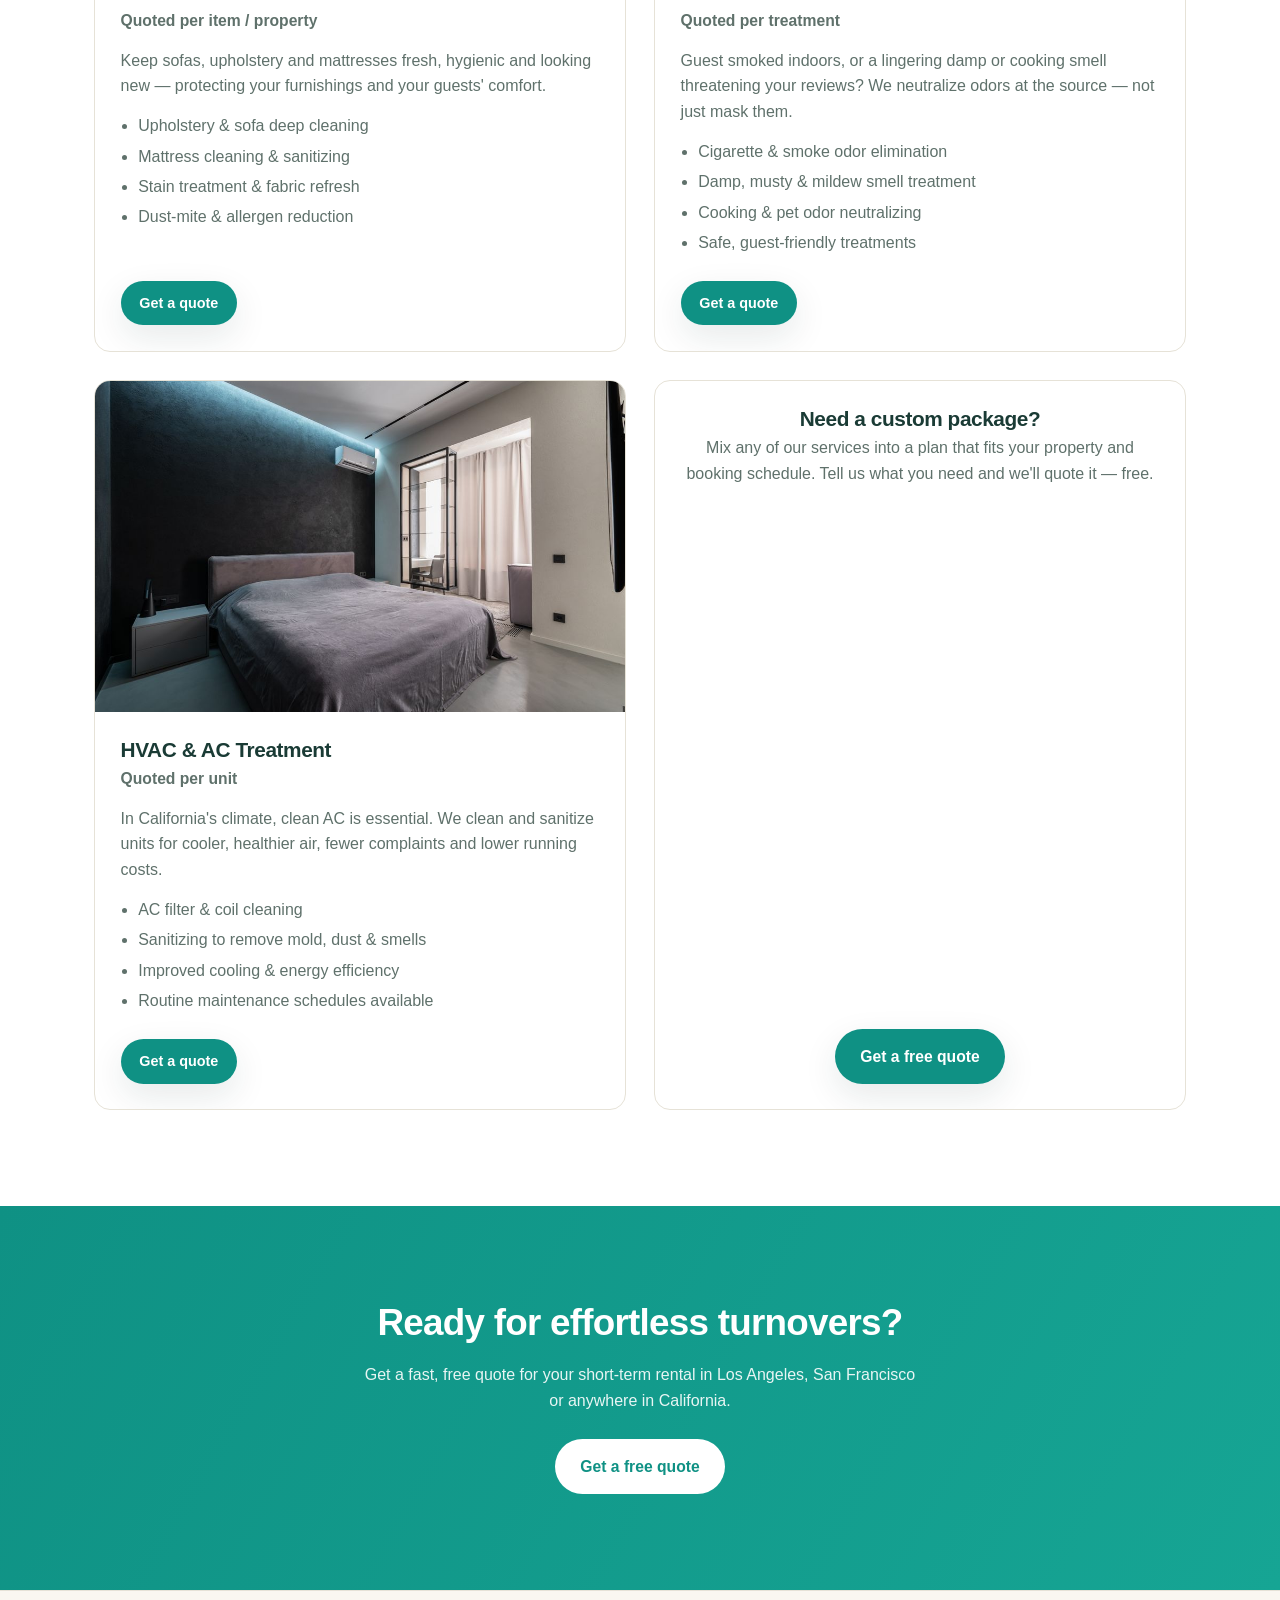
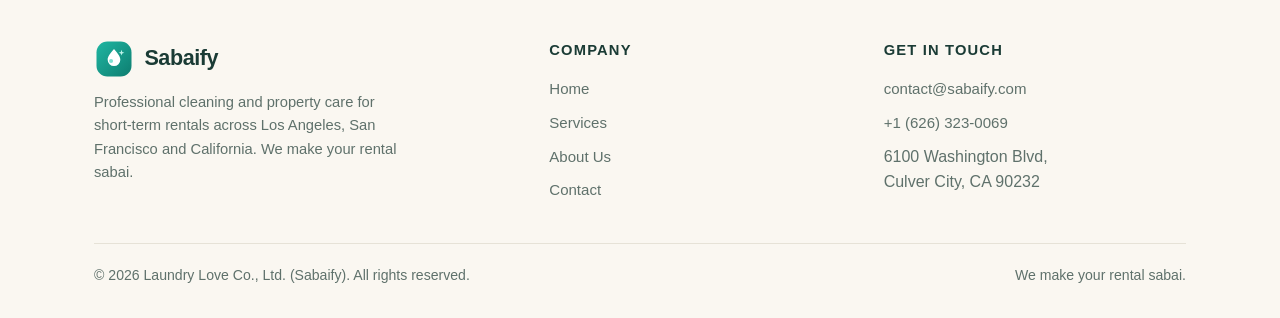
<file: services.html>
<!DOCTYPE html>
<html lang="en">
<head>
  <meta charset="UTF-8" />
  <meta name="viewport" content="width=device-width, initial-scale=1.0" />
  <title>Services — Sabaify | STR Cleaning, Odor Removal & AC Treatment</title>
  <meta name="description" content="Sabaify's short-term rental services: turnover cleaning, deep cleaning, furniture treatment, odor removal and HVAC/AC treatment across Los Angeles, San Francisco and California." />
  <link rel="stylesheet" href="styles.css" />
  <link rel="icon" href="data:image/svg+xml,<svg xmlns=%22http://www.w3.org/2000/svg%22 viewBox=%220 0 100 100%22><text y=%22.9em%22 font-size=%2290%22>🧼</text></svg>" />
</head>
<body>
  <header class="site-header" id="top">
    <div class="container header-inner">
      <a href="index.html" class="brand" aria-label="Sabaify — home">
        <svg class="brand-logo" viewBox="0 0 48 48" role="img" aria-label="Sabaify logo">
          <defs><linearGradient id="sbgH" x1="0" y1="0" x2="1" y2="1"><stop offset="0" stop-color="#1fb6a2"/><stop offset="1" stop-color="#0e7d70"/></linearGradient></defs>
          <rect x="3" y="3" width="42" height="42" rx="13" fill="url(#sbgH)"/>
          <path d="M24 12c5 5.6 7.6 9.3 7.6 12.8a7.6 7.6 0 1 1-15.2 0C16.4 21.3 19 17.6 24 12Z" fill="#fff"/>
          <circle cx="20.5" cy="26.5" r="2.4" fill="#7fe0d1"/>
          <path d="M33 13l.9 2.5 2.5.9-2.5.9-.9 2.5-.9-2.5-2.5-.9 2.5-.9z" fill="#bff3ea"/>
        </svg>
        <span class="brand-name">Sabaify</span>
      </a>
      <nav aria-label="Primary">
        <button class="nav-toggle" aria-label="Toggle menu" aria-expanded="false"><span></span><span></span><span></span></button>
        <ul class="nav-links">
          <li><a href="index.html">Home</a></li>
          <li><a href="services.html" class="active">Services</a></li>
          <li><a href="about.html">About&nbsp;Us</a></li>
          <li><a href="contact.html" class="nav-cta">Get a quote</a></li>
        </ul>
      </nav>
    </div>
  </header>

  <main>
    <section class="page-hero">
      <div class="container">
        <p class="eyebrow">Our services</p>
        <h1>Everything your rental needs</h1>
        <p class="lead">From fast guest turnovers to deep resets, furniture care, odor removal and AC treatment — all delivered by one reliable, professional team.</p>
      </div>
    </section>

    <section class="section">
      <div class="container">
        <div class="services-grid">

          <!-- Turnover -->
          <article class="service-card" id="turnover">
            <div class="service-media">
              <img src="assets/img/svc-turnover.jpg" alt="Turnover cleaning — fresh made bed with clean linens" loading="lazy" />
              <span class="price-badge">$100–250 / turnover</span>
            </div>
            <div class="service-body">
              <h3>Turnover Cleaning</h3>
              <p class="price-line">$100 – $250 per turnover <small>· varies by property size</small></p>
              <p>Our core service — resetting your rental between guests so it's flawless for every check-in. Fast, consistent and photo-checked.</p>
              <ul>
                <li>Full clean of all rooms, kitchen &amp; bathrooms</li>
                <li>Fresh linens &amp; beds made hotel-style</li>
                <li>Towels, toiletries &amp; amenities restocked</li>
                <li>Trash removed &amp; property left guest-ready</li>
              </ul>
              <div class="service-actions"><a href="contact.html?service=Turnover+Cleaning#contact" class="btn btn-primary btn-sm">Get a quote</a></div>
            </div>
          </article>

          <!-- Deep -->
          <article class="service-card" id="deep">
            <div class="service-media">
              <img src="assets/img/svc-deep.jpg" alt="Deep cleaning with professional products" loading="lazy" />
            </div>
            <div class="service-body">
              <h3>Deep Cleaning</h3>
              <p class="price-line">Quoted per property</p>
              <p>A thorough, top-to-bottom reset for seasonal refreshes, long-stay checkouts, or getting a new listing photo-ready.</p>
              <ul>
                <li>Inside appliances — oven, fridge, microwave</li>
                <li>Grout, tiles, limescale &amp; hard-water buildup</li>
                <li>Behind &amp; under furniture, skirting, vents</li>
                <li>Windows, tracks, doors &amp; high-touch detail</li>
              </ul>
              <div class="service-actions"><a href="contact.html?service=Deep+Cleaning#contact" class="btn btn-primary btn-sm">Get a quote</a></div>
            </div>
          </article>

          <!-- Furniture -->
          <article class="service-card" id="furniture">
            <div class="service-media">
              <img src="assets/img/svc-furniture.jpg" alt="Furniture and upholstery treatment in a bright living room" loading="lazy" />
            </div>
            <div class="service-body">
              <h3>Furniture Treatment</h3>
              <p class="price-line">Quoted per item / property</p>
              <p>Keep sofas, upholstery and mattresses fresh, hygienic and looking new — protecting your furnishings and your guests' comfort.</p>
              <ul>
                <li>Upholstery &amp; sofa deep cleaning</li>
                <li>Mattress cleaning &amp; sanitizing</li>
                <li>Stain treatment &amp; fabric refresh</li>
                <li>Dust-mite &amp; allergen reduction</li>
              </ul>
              <div class="service-actions"><a href="contact.html?service=Furniture+Treatment#contact" class="btn btn-primary btn-sm">Get a quote</a></div>
            </div>
          </article>

          <!-- Odor -->
          <article class="service-card" id="odor">
            <div class="service-media">
              <img src="assets/img/svc-odor.jpg" alt="Fresh, odor-free room with clean linens" loading="lazy" />
            </div>
            <div class="service-body">
              <h3>Odor Removal</h3>
              <p class="price-line">Quoted per treatment</p>
              <p>Guest smoked indoors, or a lingering damp or cooking smell threatening your reviews? We neutralize odors at the source — not just mask them.</p>
              <ul>
                <li>Cigarette &amp; smoke odor elimination</li>
                <li>Damp, musty &amp; mildew smell treatment</li>
                <li>Cooking &amp; pet odor neutralizing</li>
                <li>Safe, guest-friendly treatments</li>
              </ul>
              <div class="service-actions"><a href="contact.html?service=Odor+Removal#contact" class="btn btn-primary btn-sm">Get a quote</a></div>
            </div>
          </article>

          <!-- HVAC -->
          <article class="service-card" id="hvac">
            <div class="service-media">
              <img src="assets/img/svc-hvac.jpg" alt="Clean wall-mounted air conditioner in a modern bedroom" loading="lazy" />
            </div>
            <div class="service-body">
              <h3>HVAC &amp; AC Treatment</h3>
              <p class="price-line">Quoted per unit</p>
              <p>In California's climate, clean AC is essential. We clean and sanitize units for cooler, healthier air, fewer complaints and lower running costs.</p>
              <ul>
                <li>AC filter &amp; coil cleaning</li>
                <li>Sanitizing to remove mold, dust &amp; smells</li>
                <li>Improved cooling &amp; energy efficiency</li>
                <li>Routine maintenance schedules available</li>
              </ul>
              <div class="service-actions"><a href="contact.html?service=HVAC+%26+AC+Treatment#contact" class="btn btn-primary btn-sm">Get a quote</a></div>
            </div>
          </article>

          <!-- Package CTA card -->
          <article class="service-card" style="justify-content:center;">
            <div class="service-body" style="text-align:center;justify-content:center;">
              <h3>Need a custom package?</h3>
              <p>Mix any of our services into a plan that fits your property and booking schedule. Tell us what you need and we'll quote it — free.</p>
              <div class="service-actions"><a href="contact.html#contact" class="btn btn-primary">Get a free quote</a></div>
            </div>
          </article>

        </div>
      </div>
    </section>

    <section class="section cta-band">
      <div class="container">
        <h2>Ready for effortless turnovers?</h2>
        <p>Get a fast, free quote for your short-term rental in Los Angeles, San Francisco or anywhere in California.</p>
        <a href="contact.html#contact" class="btn btn-white">Get a free quote</a>
      </div>
    </section>
  </main>

  <footer class="site-footer">
    <div class="container">
      <div class="footer-top">
        <div>
          <div class="brand">
            <svg class="brand-logo" viewBox="0 0 48 48" role="img" aria-label="Sabaify logo">
              <defs><linearGradient id="sbgF" x1="0" y1="0" x2="1" y2="1"><stop offset="0" stop-color="#1fb6a2"/><stop offset="1" stop-color="#0e7d70"/></linearGradient></defs>
              <rect x="3" y="3" width="42" height="42" rx="13" fill="url(#sbgF)"/>
              <path d="M24 12c5 5.6 7.6 9.3 7.6 12.8a7.6 7.6 0 1 1-15.2 0C16.4 21.3 19 17.6 24 12Z" fill="#fff"/>
              <circle cx="20.5" cy="26.5" r="2.4" fill="#7fe0d1"/>
              <path d="M33 13l.9 2.5 2.5.9-2.5.9-.9 2.5-.9-2.5-2.5-.9 2.5-.9z" fill="#bff3ea"/>
            </svg>
            <span class="brand-name">Sabaify</span>
          </div>
          <p class="footer-about">Professional cleaning and property care for short-term rentals across Los Angeles, San Francisco and California. We make your rental sabai.</p>
        </div>
        <div class="footer-col">
          <h4>Company</h4>
          <ul>
            <li><a href="index.html">Home</a></li>
            <li><a href="services.html">Services</a></li>
            <li><a href="about.html">About Us</a></li>
            <li><a href="contact.html">Contact</a></li>
          </ul>
        </div>
        <div class="footer-col">
          <h4>Get in touch</h4>
          <ul>
            <li><a href="mailto:contact@sabaify.com">contact@sabaify.com</a></li>
            <li><a href="tel:+16263230069">+1 (626) 323-0069</a></li>
            <li>6100 Washington Blvd,<br />Culver City, CA 90232</li>
          </ul>
        </div>
      </div>
      <div class="footer-bottom">
        <span>© <span id="year"></span> Laundry Love Co., Ltd. (Sabaify). All rights reserved.</span>
        <span>We make your rental sabai.</span>
      </div>
    </div>
  </footer>

  <script src="script.js"></script>
</body>
</html>
</file>
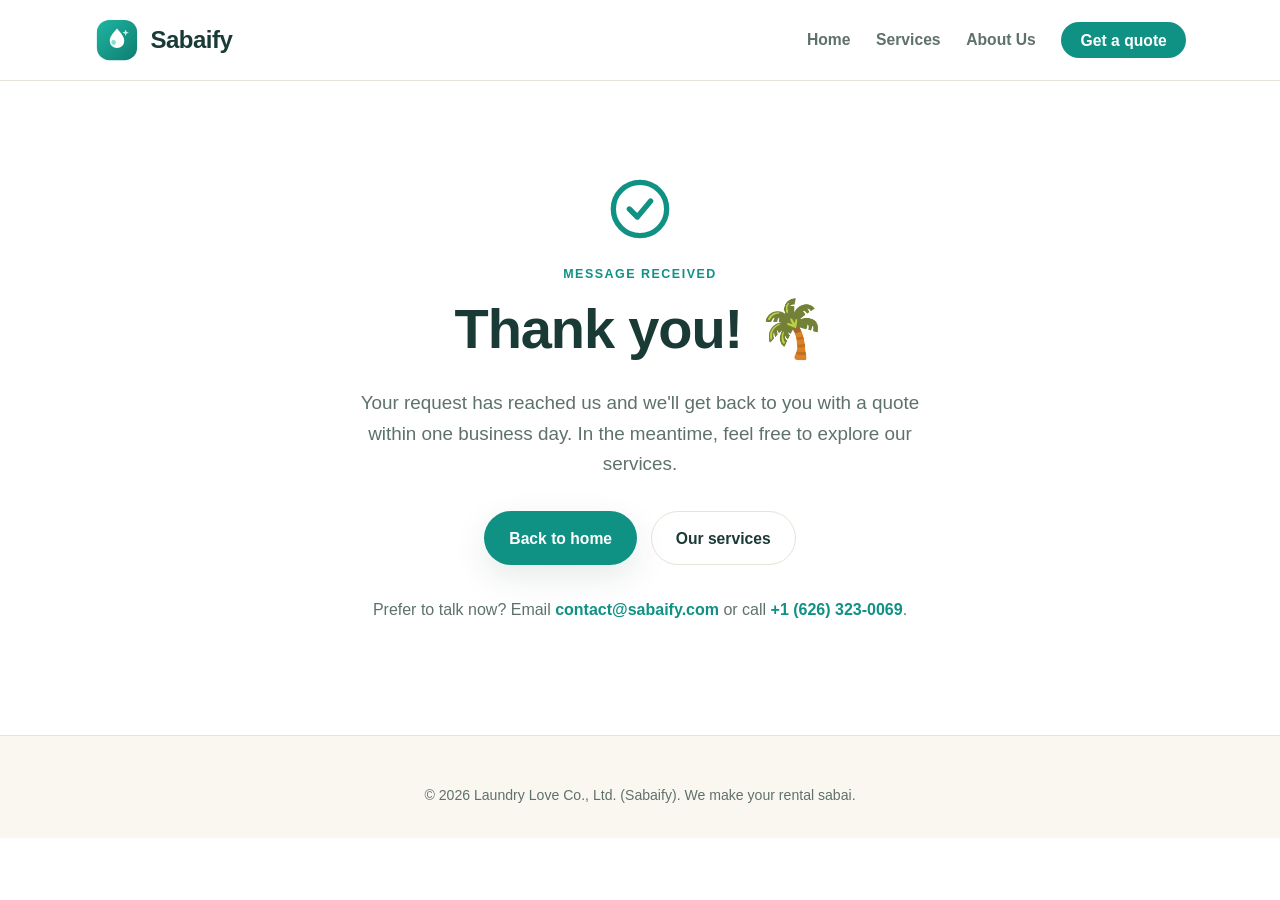
<file: thank-you.html>
<!DOCTYPE html>
<html lang="en">
<head>
  <meta charset="UTF-8" />
  <meta name="viewport" content="width=device-width, initial-scale=1.0" />
  <title>Thank You — Sabaify</title>
  <meta name="robots" content="noindex" />
  <link rel="stylesheet" href="styles.css" />
  <link rel="icon" href="data:image/svg+xml,<svg xmlns=%22http://www.w3.org/2000/svg%22 viewBox=%220 0 100 100%22><text y=%22.9em%22 font-size=%2290%22>🧼</text></svg>" />
</head>
<body>
  <header class="site-header" id="top">
    <div class="container header-inner">
      <a href="index.html" class="brand" aria-label="Sabaify — home">
        <svg class="brand-logo" viewBox="0 0 48 48" role="img" aria-label="Sabaify logo">
          <defs><linearGradient id="sbgH" x1="0" y1="0" x2="1" y2="1"><stop offset="0" stop-color="#1fb6a2"/><stop offset="1" stop-color="#0e7d70"/></linearGradient></defs>
          <rect x="3" y="3" width="42" height="42" rx="13" fill="url(#sbgH)"/>
          <path d="M24 12c5 5.6 7.6 9.3 7.6 12.8a7.6 7.6 0 1 1-15.2 0C16.4 21.3 19 17.6 24 12Z" fill="#fff"/>
          <circle cx="20.5" cy="26.5" r="2.4" fill="#7fe0d1"/>
          <path d="M33 13l.9 2.5 2.5.9-2.5.9-.9 2.5-.9-2.5-2.5-.9 2.5-.9z" fill="#bff3ea"/>
        </svg>
        <span class="brand-name">Sabaify</span>
      </a>
      <nav aria-label="Primary">
        <ul class="nav-links">
          <li><a href="index.html">Home</a></li>
          <li><a href="services.html">Services</a></li>
          <li><a href="about.html">About&nbsp;Us</a></li>
          <li><a href="contact.html" class="nav-cta">Get a quote</a></li>
        </ul>
      </nav>
    </div>
  </header>

  <main>
    <section class="section" style="text-align:center;">
      <div class="container" style="max-width:640px;">
        <svg class="promise-ico" style="width:64px;height:64px;margin:0 auto 1rem;" viewBox="0 0 24 24" fill="none" stroke="currentColor" stroke-width="2" stroke-linecap="round" stroke-linejoin="round"><circle cx="12" cy="12" r="10"/><path d="m8 12 3 3 5-6"/></svg>
        <p class="eyebrow">Message received</p>
        <h1>Thank you! 🌴</h1>
        <p class="lead" style="margin:0 auto 2rem;">
          Your request has reached us and we'll get back to you with a quote
          within one business day. In the meantime, feel free to explore our services.
        </p>
        <div class="hero-actions" style="justify-content:center;">
          <a href="index.html" class="btn btn-primary">Back to home</a>
          <a href="services.html" class="btn btn-ghost">Our services</a>
        </div>
        <p style="margin-top:2rem;color:var(--ink-soft);">
          Prefer to talk now? Email <a href="mailto:contact@sabaify.com" style="color:var(--brand);font-weight:600;">contact@sabaify.com</a>
          or call <a href="tel:+16263230069" style="color:var(--brand);font-weight:600;">+1 (626) 323-0069</a>.
        </p>
      </div>
    </section>
  </main>

  <footer class="site-footer">
    <div class="container">
      <div class="footer-bottom" style="border:0;padding-top:0;justify-content:center;">
        <span>© <span id="year"></span> Laundry Love Co., Ltd. (Sabaify). We make your rental sabai.</span>
      </div>
    </div>
  </footer>
  <script src="script.js"></script>
</body>
</html>
</file>
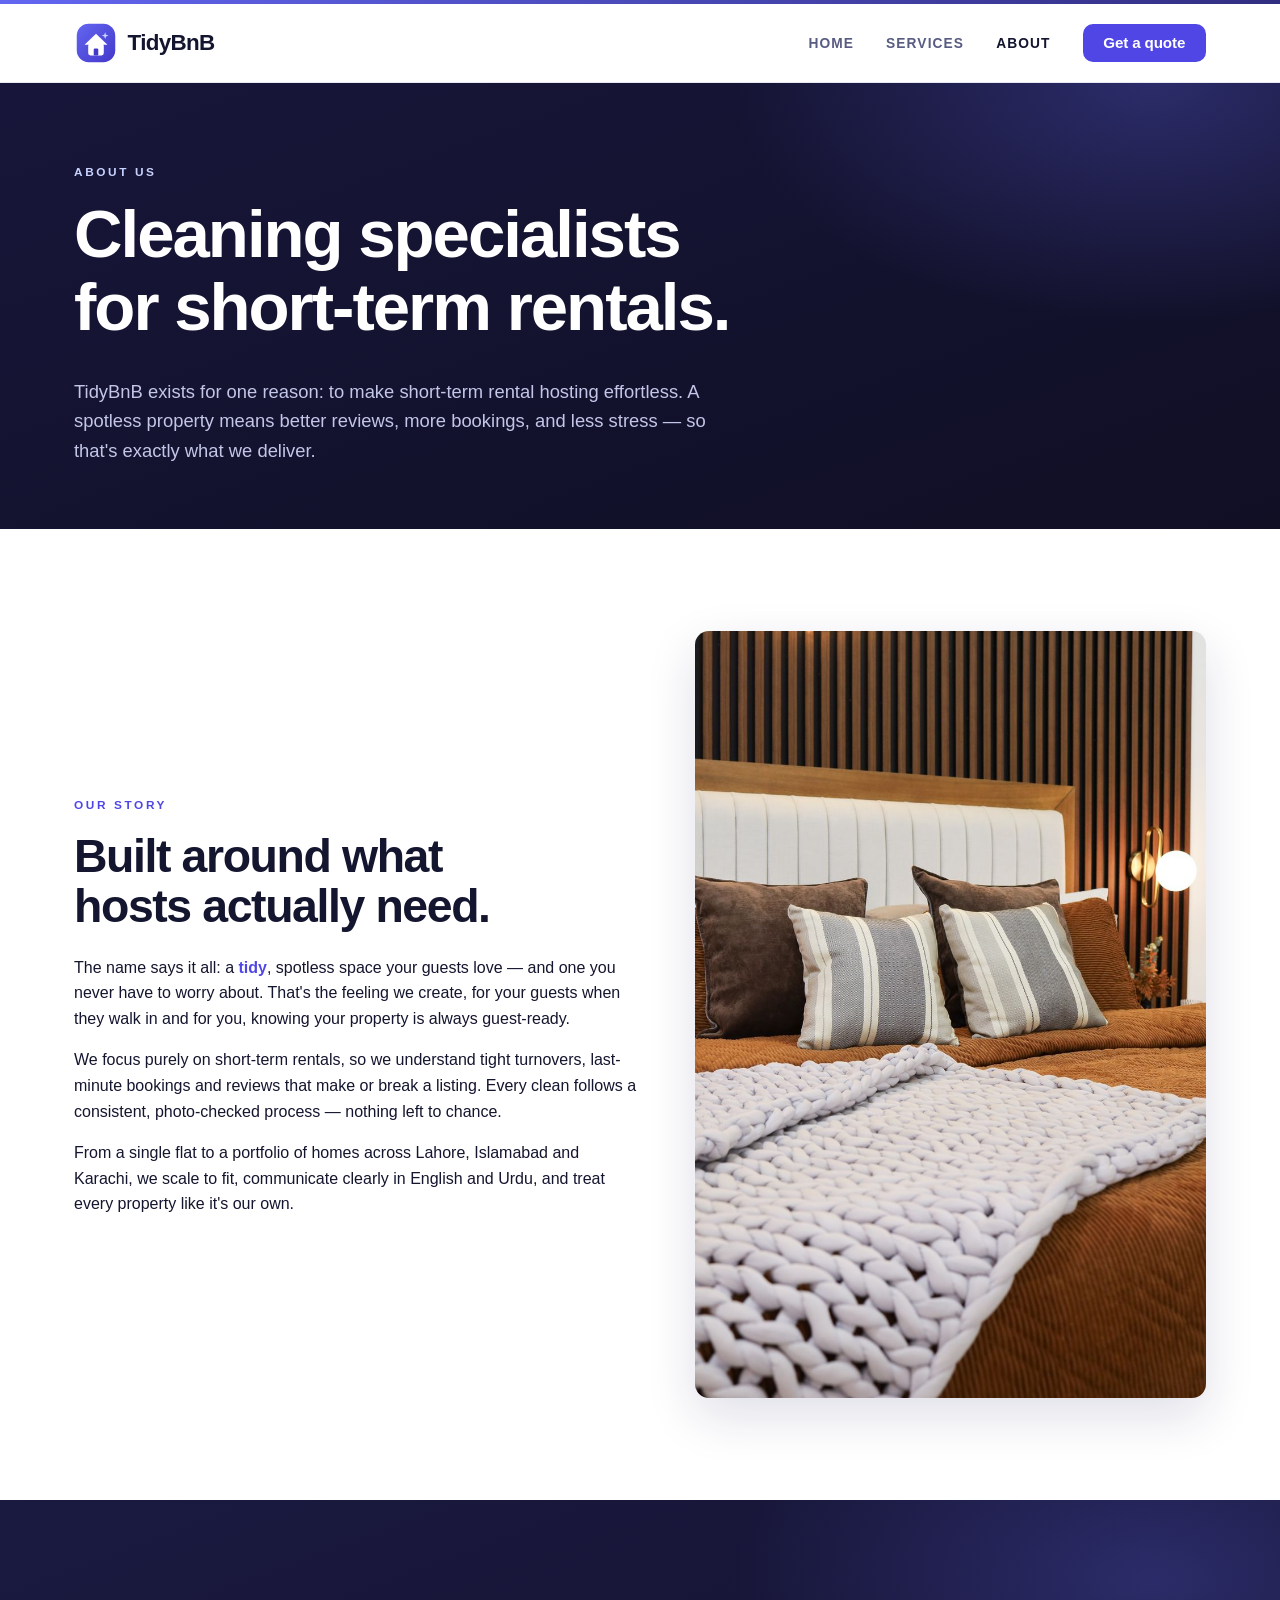
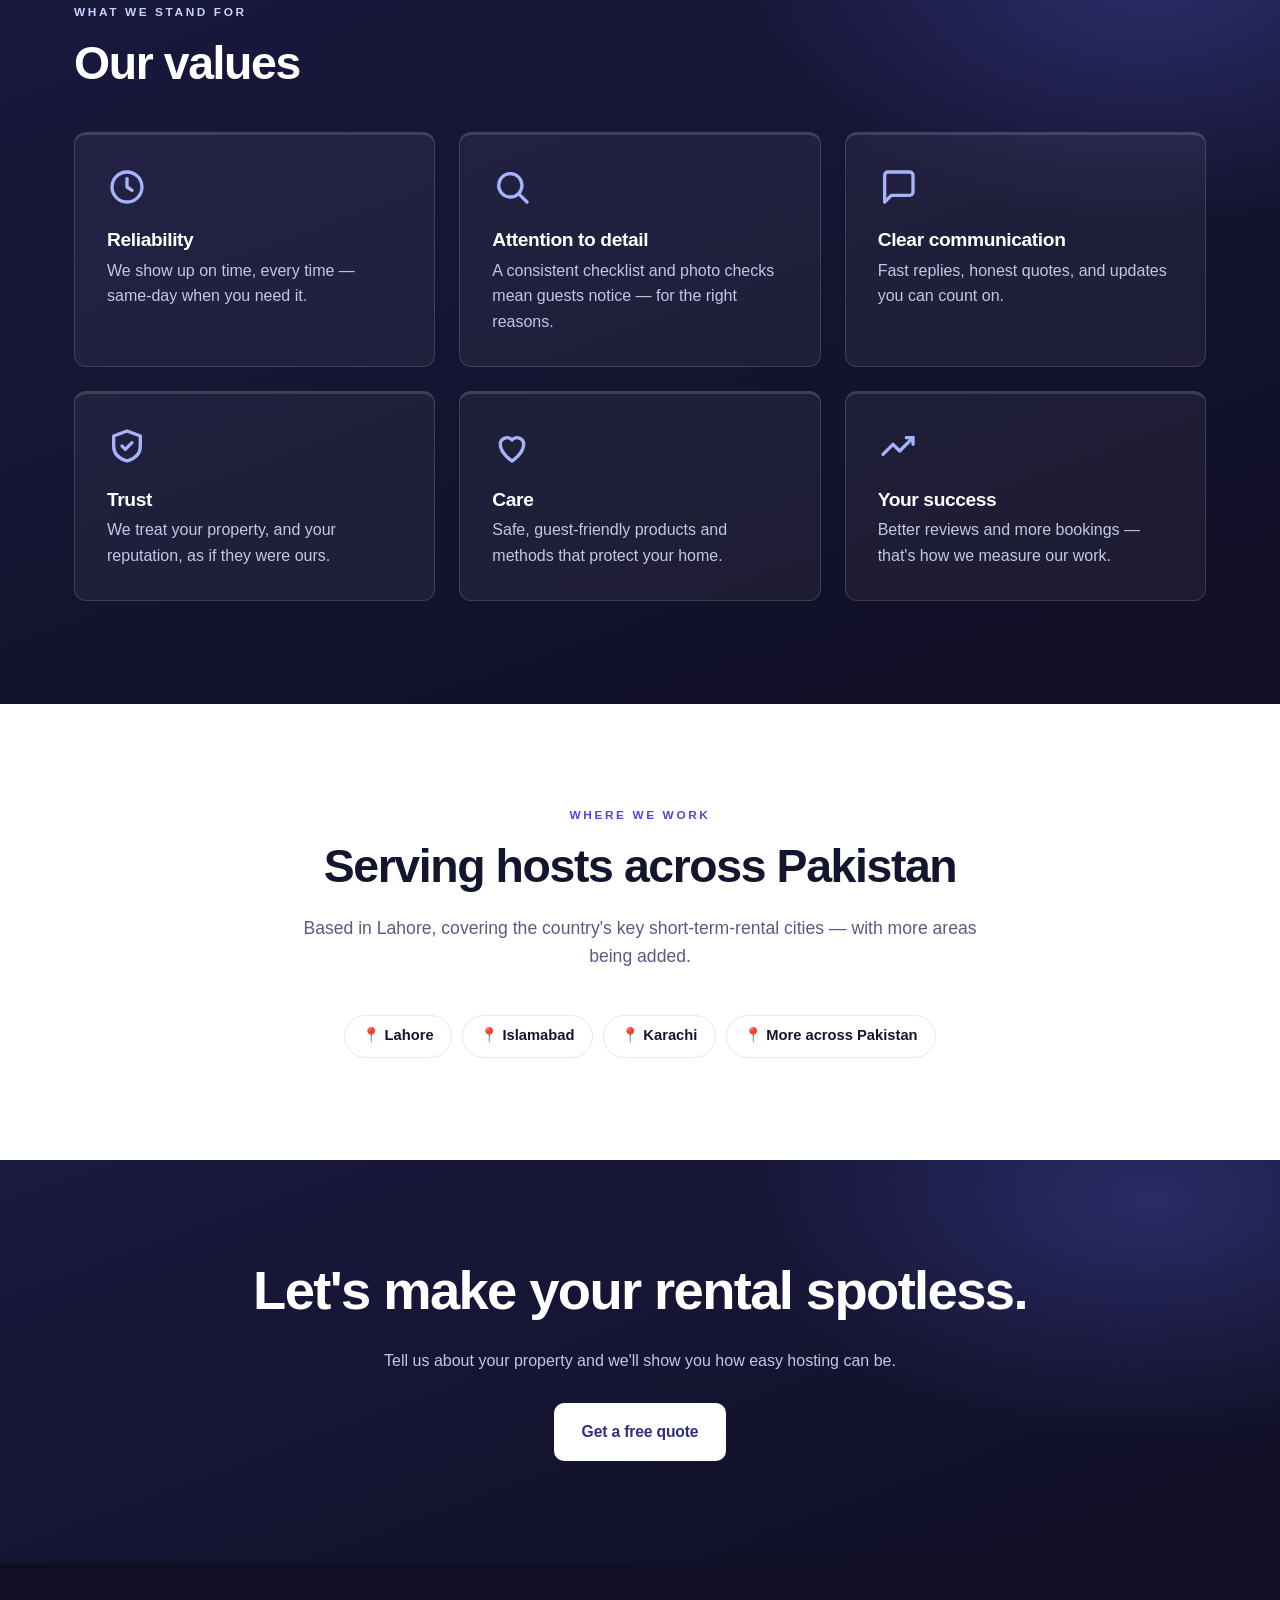
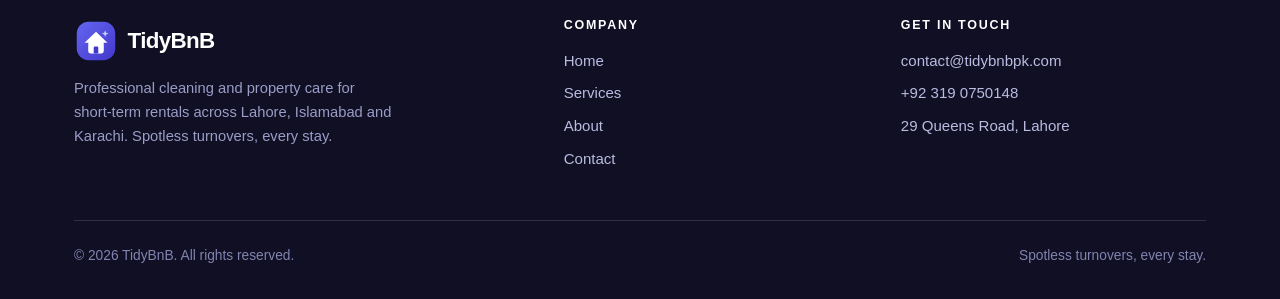
<file: tidybnb/about.html>
<!DOCTYPE html>
<html lang="en">
<head>
  <meta charset="UTF-8" />
  <meta name="viewport" content="width=device-width, initial-scale=1.0" />
  <title>About — TidyBnB | Short-Term Rental Cleaning Specialists in Pakistan</title>
  <meta name="description" content="TidyBnB is a short-term rental cleaning specialist serving Lahore, Islamabad and Karachi. Learn about our team, values and guest-ready guarantee." />
  <link rel="stylesheet" href="styles.css" />
  <link rel="icon" href="data:image/svg+xml,<svg xmlns=%22http://www.w3.org/2000/svg%22 viewBox=%220 0 100 100%22><text y=%22.9em%22 font-size=%2290%22>🏠</text></svg>" />
</head>
<body>
  <div class="topbar"></div>
  <header class="site-header" id="top">
    <div class="container header-inner">
      <a href="index.html" class="brand" aria-label="TidyBnB — home">
        <svg class="brand-logo" viewBox="0 0 48 48" role="img" aria-label="TidyBnB logo">
          <defs><linearGradient id="sbgH" x1="0" y1="0" x2="1" y2="1"><stop offset="0" stop-color="#6366f1"/><stop offset="1" stop-color="#4338ca"/></linearGradient></defs>
          <rect x="3" y="3" width="42" height="42" rx="13" fill="url(#sbgH)"/>
          <path d="M11.5 26 24 14 36.5 26Z" fill="#fff"/>
          <rect x="15.5" y="24.5" width="17" height="13" rx="2.5" fill="#fff"/><rect x="21.5" y="30" width="5" height="7.6" rx="1.4" fill="#4338ca"/>
          <path d="M34 12.2l1 2.7 2.7 1-2.7 1-1 2.7-1-2.7-2.7-1 2.7-1z" fill="#c7d2fe"/>
        </svg>
        <span class="brand-name">TidyBnB</span>
      </a>
      <nav aria-label="Primary">
        <button class="nav-toggle" aria-label="Toggle menu" aria-expanded="false"><span></span><span></span><span></span></button>
        <ul class="nav-links">
          <li><a href="index.html">Home</a></li>
          <li><a href="services.html">Services</a></li>
          <li><a href="about.html" class="active">About</a></li>
          <li><a href="contact.html" class="nav-cta">Get a quote</a></li>
        </ul>
      </nav>
    </div>
  </header>

  <main>
    <section class="page-hero">
      <div class="container">
        <p class="eyebrow on-dark">About us</p>
        <h1>Cleaning specialists for short-term rentals.</h1>
        <p class="lead">TidyBnB exists for one reason: to make short-term rental hosting effortless. A spotless property means better reviews, more bookings, and less stress — so that's exactly what we deliver.</p>
      </div>
    </section>

    <section class="section">
      <div class="container split">
        <div class="story">
          <p class="eyebrow">Our story</p>
          <h2>Built around what hosts actually need.</h2>
          <p>The name says it all: a <em>tidy</em>, spotless space your guests love — and one you never have to worry about. That's the feeling we create, for your guests when they walk in and for you, knowing your property is always guest-ready.</p>
          <p>We focus purely on short-term rentals, so we understand tight turnovers, last-minute bookings and reviews that make or break a listing. Every clean follows a consistent, photo-checked process — nothing left to chance.</p>
          <p>From a single flat to a portfolio of homes across Lahore, Islamabad and Karachi, we scale to fit, communicate clearly in English and Urdu, and treat every property like it's our own.</p>
        </div>
        <div class="split-media"><img src="assets/img/gal-bedroom.jpg" alt="A spotless, guest-ready bedroom prepared by TidyBnB" loading="lazy" /></div>
      </div>
    </section>

    <section class="section dark">
      <div class="container">
        <div class="head"><p class="eyebrow on-dark">What we stand for</p><h2>Our values</h2></div>
        <div class="cards-3">
          <article class="pcard" style="background:rgba(255,255,255,0.05);border-color:var(--line-dk);">
            <svg class="ico" viewBox="0 0 24 24" fill="none" stroke="#a5b4fc" stroke-width="2" stroke-linecap="round" stroke-linejoin="round"><circle cx="12" cy="12" r="9"/><path d="M12 7v5l3 2"/></svg>
            <h3 style="color:#fff;">Reliability</h3><p style="color:#c3c6e8;">We show up on time, every time — same-day when you need it.</p>
          </article>
          <article class="pcard" style="background:rgba(255,255,255,0.05);border-color:var(--line-dk);">
            <svg class="ico" viewBox="0 0 24 24" fill="none" stroke="#a5b4fc" stroke-width="2" stroke-linecap="round" stroke-linejoin="round"><circle cx="11" cy="11" r="7"/><path d="m21 21-4.3-4.3"/></svg>
            <h3 style="color:#fff;">Attention to detail</h3><p style="color:#c3c6e8;">A consistent checklist and photo checks mean guests notice — for the right reasons.</p>
          </article>
          <article class="pcard" style="background:rgba(255,255,255,0.05);border-color:var(--line-dk);">
            <svg class="ico" viewBox="0 0 24 24" fill="none" stroke="#a5b4fc" stroke-width="2" stroke-linecap="round" stroke-linejoin="round"><path d="M21 15a2 2 0 0 1-2 2H8l-4 4V5a2 2 0 0 1 2-2h13a2 2 0 0 1 2 2z"/></svg>
            <h3 style="color:#fff;">Clear communication</h3><p style="color:#c3c6e8;">Fast replies, honest quotes, and updates you can count on.</p>
          </article>
          <article class="pcard" style="background:rgba(255,255,255,0.05);border-color:var(--line-dk);">
            <svg class="ico" viewBox="0 0 24 24" fill="none" stroke="#a5b4fc" stroke-width="2" stroke-linecap="round" stroke-linejoin="round"><path d="M12 3 4 6v6c0 5 3.4 7.7 8 9 4.6-1.3 8-4 8-9V6z"/><path d="m9 12 2 2 4-4"/></svg>
            <h3 style="color:#fff;">Trust</h3><p style="color:#c3c6e8;">We treat your property, and your reputation, as if they were ours.</p>
          </article>
          <article class="pcard" style="background:rgba(255,255,255,0.05);border-color:var(--line-dk);">
            <svg class="ico" viewBox="0 0 24 24" fill="none" stroke="#a5b4fc" stroke-width="2" stroke-linecap="round" stroke-linejoin="round"><path d="M12 21s-7-4.5-7-10a4 4 0 0 1 7-2.6A4 4 0 0 1 19 11c0 5.5-7 10-7 10z"/></svg>
            <h3 style="color:#fff;">Care</h3><p style="color:#c3c6e8;">Safe, guest-friendly products and methods that protect your home.</p>
          </article>
          <article class="pcard" style="background:rgba(255,255,255,0.05);border-color:var(--line-dk);">
            <svg class="ico" viewBox="0 0 24 24" fill="none" stroke="#a5b4fc" stroke-width="2" stroke-linecap="round" stroke-linejoin="round"><path d="m3 17 6-6 4 4 8-8"/><path d="M17 7h4v4"/></svg>
            <h3 style="color:#fff;">Your success</h3><p style="color:#c3c6e8;">Better reviews and more bookings — that's how we measure our work.</p>
          </article>
        </div>
      </div>
    </section>

    <section class="section">
      <div class="container">
        <div class="head center"><p class="eyebrow">Where we work</p><h2>Serving hosts across Pakistan</h2><p class="section-sub">Based in Lahore, covering the country's key short-term-rental cities — with more areas being added.</p></div>
        <div class="areas" style="justify-content:center;">
          <span class="pill">📍 Lahore</span>
          <span class="pill">📍 Islamabad</span>
          <span class="pill">📍 Karachi</span>
          <span class="pill">📍 More across Pakistan</span>
        </div>
      </div>
    </section>

    <section class="section dark cta">
      <div class="container">
        <h2>Let's make your rental spotless.</h2>
        <p>Tell us about your property and we'll show you how easy hosting can be.</p>
        <a href="contact.html#contact" class="btn btn-white">Get a free quote</a>
      </div>
    </section>
  </main>

  <footer class="site-footer">
    <div class="container">
      <div class="footer-top">
        <div>
          <div class="brand">
            <svg class="brand-logo" viewBox="0 0 48 48" role="img" aria-label="TidyBnB logo">
              <defs><linearGradient id="sbgF" x1="0" y1="0" x2="1" y2="1"><stop offset="0" stop-color="#6366f1"/><stop offset="1" stop-color="#4338ca"/></linearGradient></defs>
              <rect x="3" y="3" width="42" height="42" rx="13" fill="url(#sbgF)"/>
              <path d="M11.5 26 24 14 36.5 26Z" fill="#fff"/>
              <rect x="15.5" y="24.5" width="17" height="13" rx="2.5" fill="#fff"/><rect x="21.5" y="30" width="5" height="7.6" rx="1.4" fill="#4338ca"/>
              <path d="M34 12.2l1 2.7 2.7 1-2.7 1-1 2.7-1-2.7-2.7-1 2.7-1z" fill="#c7d2fe"/>
            </svg>
            <span class="brand-name">TidyBnB</span>
          </div>
          <p class="footer-about">Professional cleaning and property care for short-term rentals across Lahore, Islamabad and Karachi. Spotless turnovers, every stay.</p>
        </div>
        <div class="footer-col">
          <h4>Company</h4>
          <ul>
            <li><a href="index.html">Home</a></li>
            <li><a href="services.html">Services</a></li>
            <li><a href="about.html">About</a></li>
            <li><a href="contact.html">Contact</a></li>
          </ul>
        </div>
        <div class="footer-col">
          <h4>Get in touch</h4>
          <ul>
            <li><a href="mailto:contact@tidybnbpk.com">contact@tidybnbpk.com</a></li>
            <li><a href="tel:+923190750148">+92 319 0750148</a></li>
            <li>29 Queens Road, Lahore</li>
          </ul>
        </div>
      </div>
      <div class="footer-bottom">
        <span>© <span id="year"></span> TidyBnB. All rights reserved.</span>
        <span>Spotless turnovers, every stay.</span>
      </div>
    </div>
  </footer>

  <script src="script.js"></script>
</body>
</html>
</file>
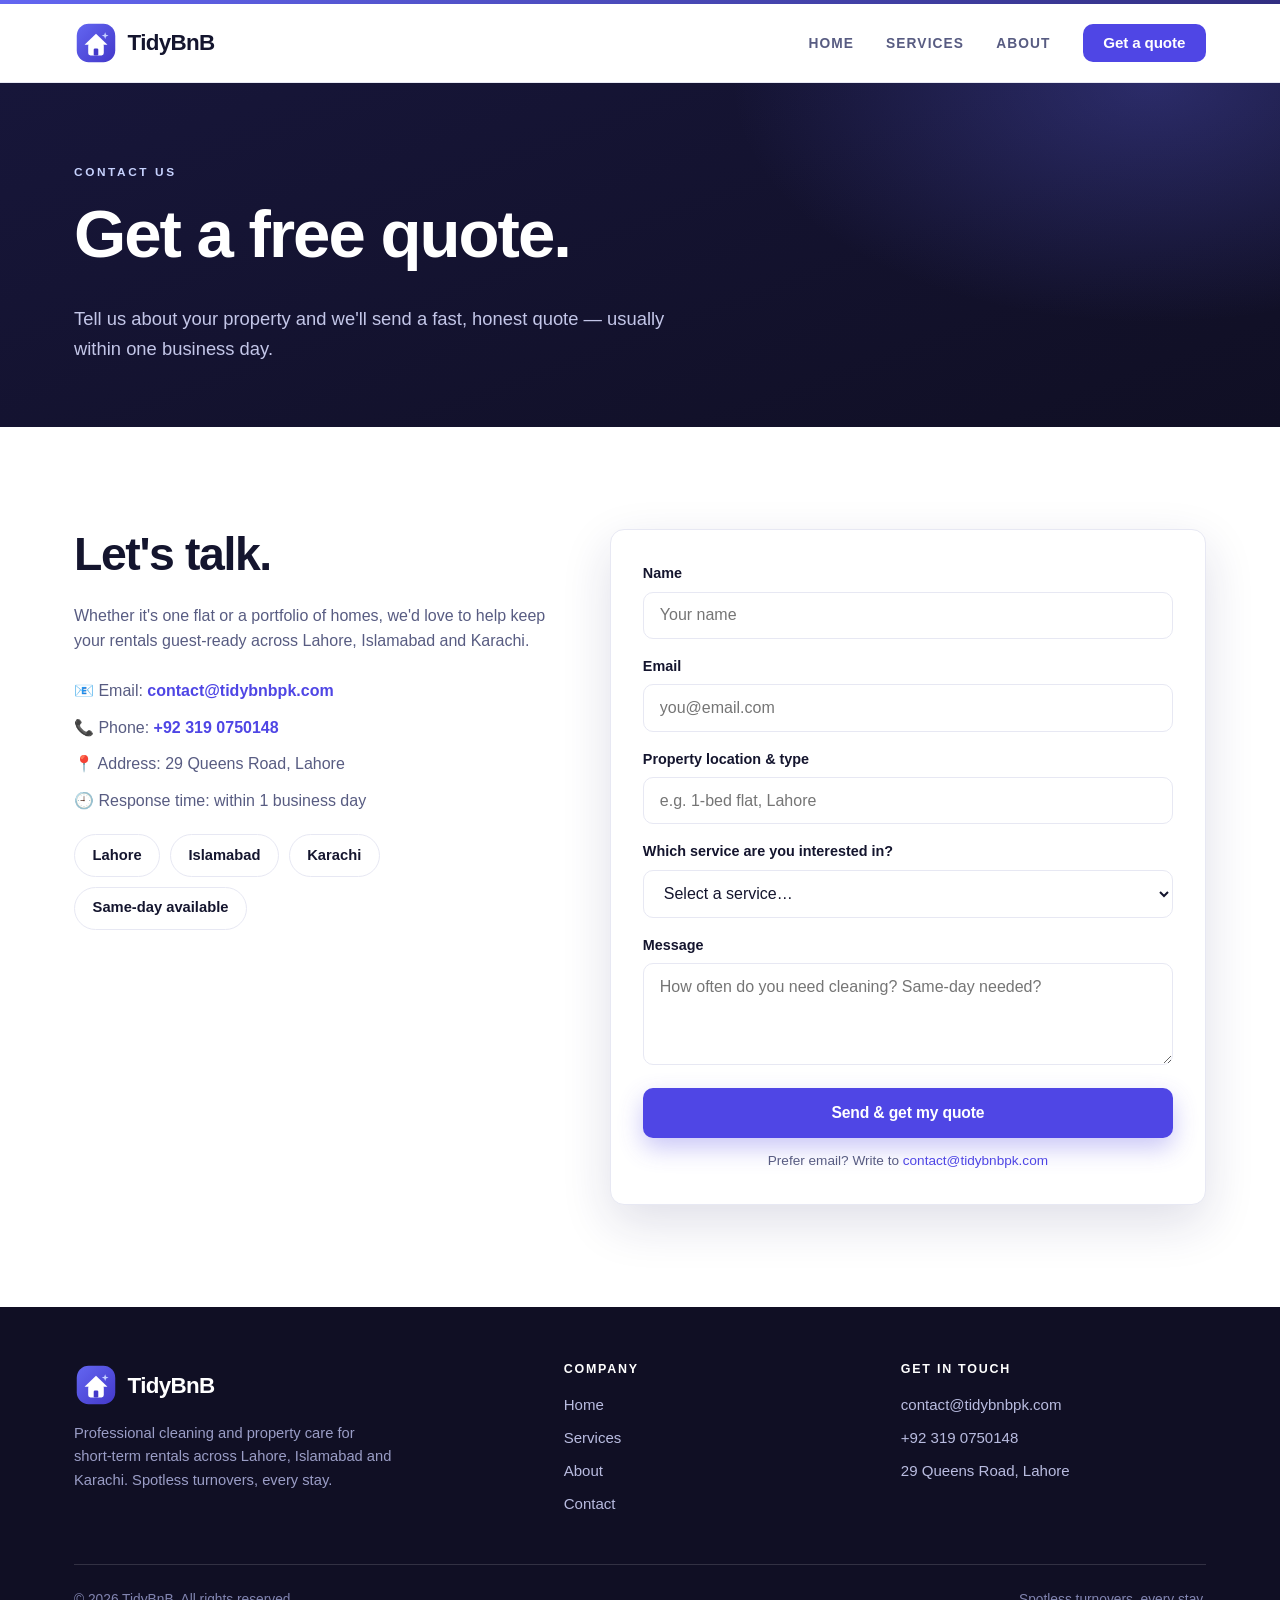
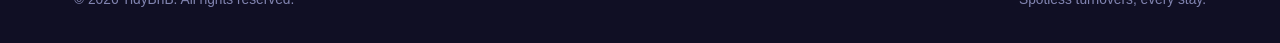
<file: tidybnb/contact.html>
<!DOCTYPE html>
<html lang="en">
<head>
  <meta charset="UTF-8" />
  <meta name="viewport" content="width=device-width, initial-scale=1.0" />
  <title>Contact — TidyBnB | Get a Free Rental Cleaning Quote</title>
  <meta name="description" content="Contact TidyBnB for a free short-term rental cleaning quote in Lahore, Islamabad and Karachi. Email contact@tidybnbpk.com or call +92 319 0750148." />
  <link rel="stylesheet" href="styles.css" />
  <link rel="icon" href="data:image/svg+xml,<svg xmlns=%22http://www.w3.org/2000/svg%22 viewBox=%220 0 100 100%22><text y=%22.9em%22 font-size=%2290%22>🏠</text></svg>" />
</head>
<body>
  <div class="topbar"></div>
  <header class="site-header" id="top">
    <div class="container header-inner">
      <a href="index.html" class="brand" aria-label="TidyBnB — home">
        <svg class="brand-logo" viewBox="0 0 48 48" role="img" aria-label="TidyBnB logo">
          <defs><linearGradient id="sbgH" x1="0" y1="0" x2="1" y2="1"><stop offset="0" stop-color="#6366f1"/><stop offset="1" stop-color="#4338ca"/></linearGradient></defs>
          <rect x="3" y="3" width="42" height="42" rx="13" fill="url(#sbgH)"/>
          <path d="M11.5 26 24 14 36.5 26Z" fill="#fff"/>
          <rect x="15.5" y="24.5" width="17" height="13" rx="2.5" fill="#fff"/><rect x="21.5" y="30" width="5" height="7.6" rx="1.4" fill="#4338ca"/>
          <path d="M34 12.2l1 2.7 2.7 1-2.7 1-1 2.7-1-2.7-2.7-1 2.7-1z" fill="#c7d2fe"/>
        </svg>
        <span class="brand-name">TidyBnB</span>
      </a>
      <nav aria-label="Primary">
        <button class="nav-toggle" aria-label="Toggle menu" aria-expanded="false"><span></span><span></span><span></span></button>
        <ul class="nav-links">
          <li><a href="index.html">Home</a></li>
          <li><a href="services.html">Services</a></li>
          <li><a href="about.html">About</a></li>
          <li><a href="contact.html" class="nav-cta active">Get a quote</a></li>
        </ul>
      </nav>
    </div>
  </header>

  <main>
    <section class="page-hero">
      <div class="container">
        <p class="eyebrow on-dark">Contact us</p>
        <h1>Get a free quote.</h1>
        <p class="lead">Tell us about your property and we'll send a fast, honest quote — usually within one business day.</p>
      </div>
    </section>

    <section class="section" id="contact">
      <div class="container contact-grid">
        <div>
          <h2>Let's talk.</h2>
          <p style="color:var(--ink-soft);">Whether it's one flat or a portfolio of homes, we'd love to help keep your rentals guest-ready across Lahore, Islamabad and Karachi.</p>
          <ul class="cdetails">
            <li>📧 Email: <a href="mailto:contact@tidybnbpk.com">contact@tidybnbpk.com</a></li>
            <li>📞 Phone: <a href="tel:+923190750148">+92 319 0750148</a></li>
            <li>📍 Address: 29 Queens Road, Lahore</li>
            <li>🕘 Response time: within 1 business day</li>
          </ul>
          <div class="areas" style="margin-top:1.25rem;">
            <span class="pill">Lahore</span>
            <span class="pill">Islamabad</span>
            <span class="pill">Karachi</span>
            <span class="pill">Same-day available</span>
          </div>
        </div>

        <!-- Powered by FormSubmit. First submission sends an activation link to
             contact@tidybnbpk.com — click it once to switch it on. -->
        <form class="form" action="https://formsubmit.co/contact@tidybnbpk.com" method="POST">
          <input type="hidden" name="_subject" value="New quote request — TidyBnB website" />
          <input type="hidden" name="_template" value="table" />
          <input type="hidden" name="_captcha" value="false" />
          <input type="hidden" name="_next" value="https://tidybnbpk.com/thank-you.html" />
          <input type="text" name="_honey" style="display:none" tabindex="-1" autocomplete="off" aria-hidden="true" />
          <label>Name
            <input type="text" name="name" required placeholder="Your name" />
          </label>
          <label>Email
            <input type="email" name="email" required placeholder="you@email.com" />
          </label>
          <label>Property location &amp; type
            <input type="text" name="property" placeholder="e.g. 1-bed flat, Lahore" />
          </label>
          <label>Which service are you interested in?
            <select name="service">
              <option value="">Select a service…</option>
              <option>Turnover Cleaning</option>
              <option>Deep Cleaning</option>
              <option>Furniture Treatment</option>
              <option>Odor Removal</option>
              <option>HVAC &amp; Aircon Treatment</option>
              <option>A combination / not sure yet</option>
            </select>
          </label>
          <label>Message
            <textarea name="message" rows="4" required placeholder="How often do you need cleaning? Same-day needed?"></textarea>
          </label>
          <button type="submit" class="btn btn-primary btn-block">Send &amp; get my quote</button>
          <p class="form-note">Prefer email? Write to <a href="mailto:contact@tidybnbpk.com">contact@tidybnbpk.com</a></p>
        </form>
      </div>
    </section>
  </main>

  <footer class="site-footer">
    <div class="container">
      <div class="footer-top">
        <div>
          <div class="brand">
            <svg class="brand-logo" viewBox="0 0 48 48" role="img" aria-label="TidyBnB logo">
              <defs><linearGradient id="sbgF" x1="0" y1="0" x2="1" y2="1"><stop offset="0" stop-color="#6366f1"/><stop offset="1" stop-color="#4338ca"/></linearGradient></defs>
              <rect x="3" y="3" width="42" height="42" rx="13" fill="url(#sbgF)"/>
              <path d="M11.5 26 24 14 36.5 26Z" fill="#fff"/>
              <rect x="15.5" y="24.5" width="17" height="13" rx="2.5" fill="#fff"/><rect x="21.5" y="30" width="5" height="7.6" rx="1.4" fill="#4338ca"/>
              <path d="M34 12.2l1 2.7 2.7 1-2.7 1-1 2.7-1-2.7-2.7-1 2.7-1z" fill="#c7d2fe"/>
            </svg>
            <span class="brand-name">TidyBnB</span>
          </div>
          <p class="footer-about">Professional cleaning and property care for short-term rentals across Lahore, Islamabad and Karachi. Spotless turnovers, every stay.</p>
        </div>
        <div class="footer-col">
          <h4>Company</h4>
          <ul>
            <li><a href="index.html">Home</a></li>
            <li><a href="services.html">Services</a></li>
            <li><a href="about.html">About</a></li>
            <li><a href="contact.html">Contact</a></li>
          </ul>
        </div>
        <div class="footer-col">
          <h4>Get in touch</h4>
          <ul>
            <li><a href="mailto:contact@tidybnbpk.com">contact@tidybnbpk.com</a></li>
            <li><a href="tel:+923190750148">+92 319 0750148</a></li>
            <li>29 Queens Road, Lahore</li>
          </ul>
        </div>
      </div>
      <div class="footer-bottom">
        <span>© <span id="year"></span> TidyBnB. All rights reserved.</span>
        <span>Spotless turnovers, every stay.</span>
      </div>
    </div>
  </footer>

  <script src="script.js"></script>
</body>
</html>
</file>
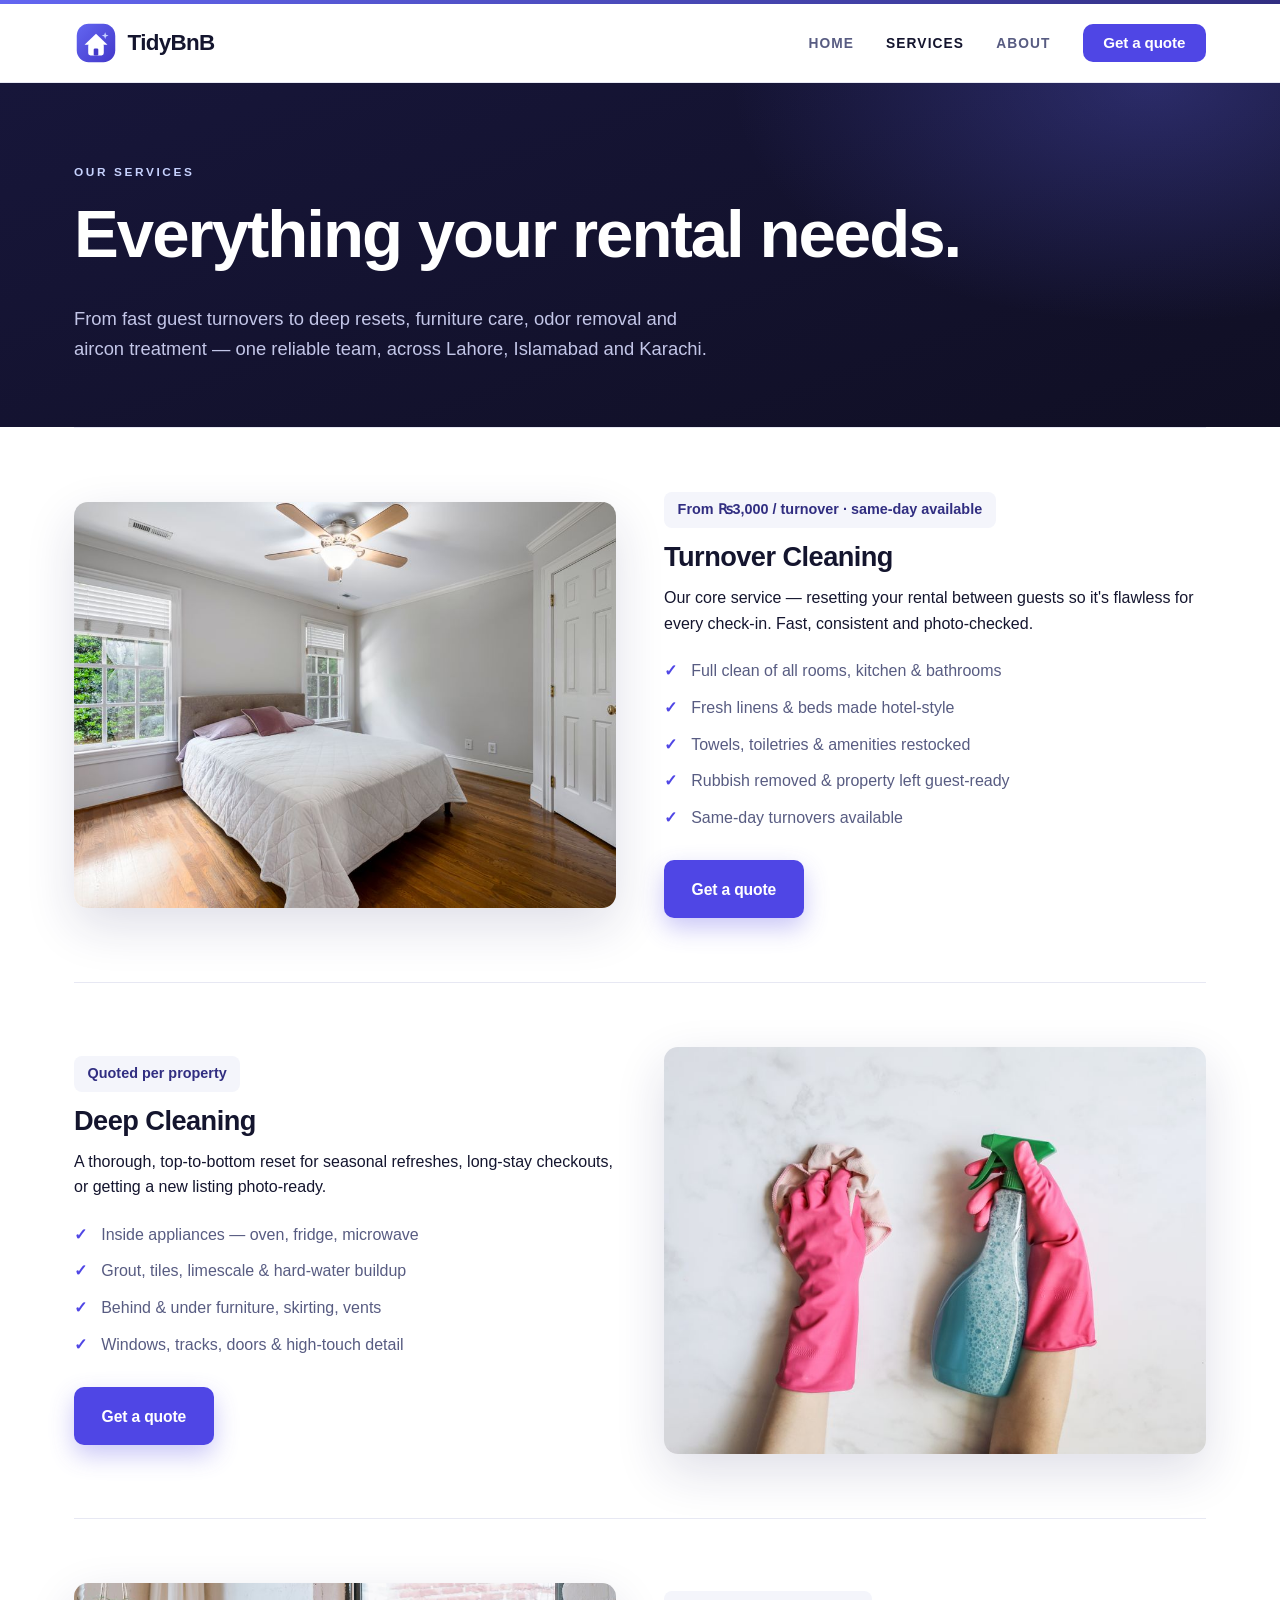
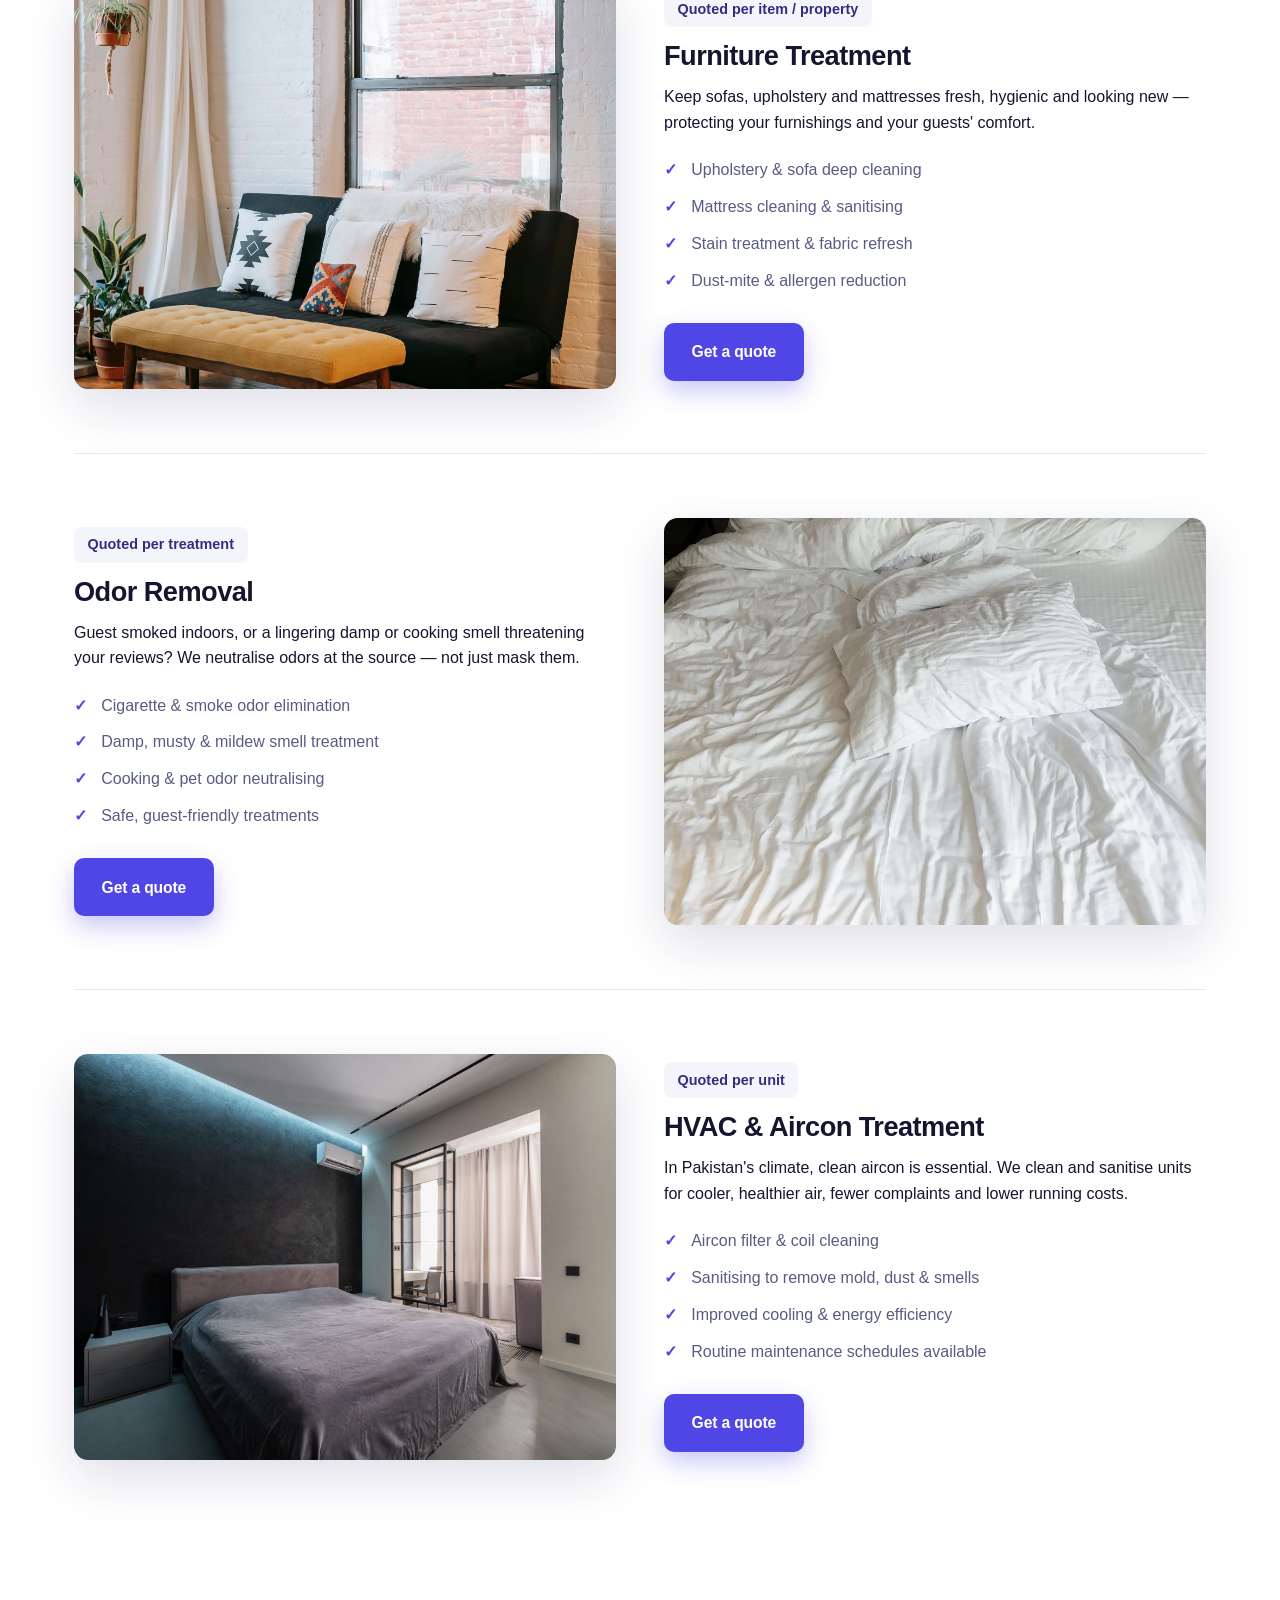
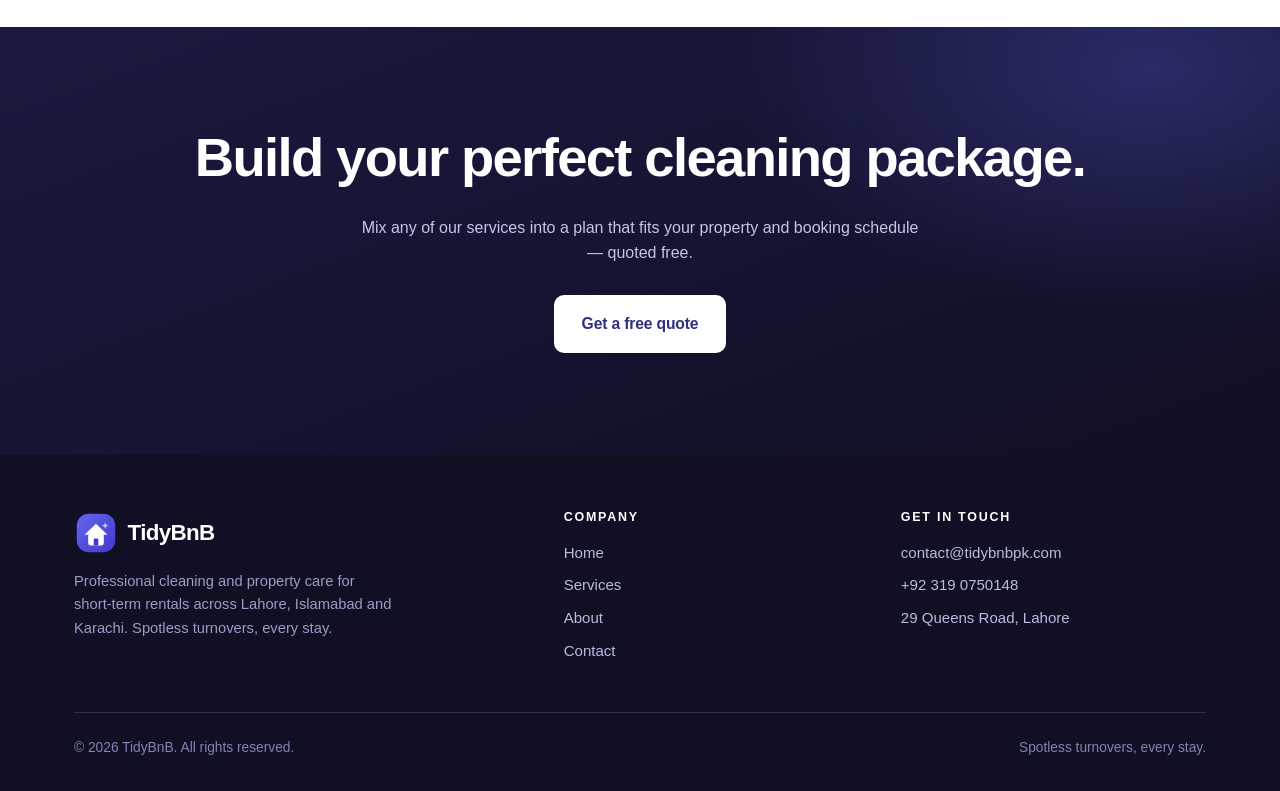
<file: tidybnb/services.html>
<!DOCTYPE html>
<html lang="en">
<head>
  <meta charset="UTF-8" />
  <meta name="viewport" content="width=device-width, initial-scale=1.0" />
  <title>Services — TidyBnB | STR Cleaning, Odor Removal & Aircon in Pakistan</title>
  <meta name="description" content="TidyBnB's short-term rental services: turnover cleaning (from ₨3,000, same-day available), deep cleaning, furniture treatment, odor removal and HVAC/aircon treatment in Lahore, Islamabad and Karachi." />
  <link rel="stylesheet" href="styles.css" />
  <link rel="icon" href="data:image/svg+xml,<svg xmlns=%22http://www.w3.org/2000/svg%22 viewBox=%220 0 100 100%22><text y=%22.9em%22 font-size=%2290%22>🏠</text></svg>" />
</head>
<body>
  <div class="topbar"></div>
  <header class="site-header" id="top">
    <div class="container header-inner">
      <a href="index.html" class="brand" aria-label="TidyBnB — home">
        <svg class="brand-logo" viewBox="0 0 48 48" role="img" aria-label="TidyBnB logo">
          <defs><linearGradient id="sbgH" x1="0" y1="0" x2="1" y2="1"><stop offset="0" stop-color="#6366f1"/><stop offset="1" stop-color="#4338ca"/></linearGradient></defs>
          <rect x="3" y="3" width="42" height="42" rx="13" fill="url(#sbgH)"/>
          <path d="M11.5 26 24 14 36.5 26Z" fill="#fff"/>
          <rect x="15.5" y="24.5" width="17" height="13" rx="2.5" fill="#fff"/><rect x="21.5" y="30" width="5" height="7.6" rx="1.4" fill="#4338ca"/>
          <path d="M34 12.2l1 2.7 2.7 1-2.7 1-1 2.7-1-2.7-2.7-1 2.7-1z" fill="#c7d2fe"/>
        </svg>
        <span class="brand-name">TidyBnB</span>
      </a>
      <nav aria-label="Primary">
        <button class="nav-toggle" aria-label="Toggle menu" aria-expanded="false"><span></span><span></span><span></span></button>
        <ul class="nav-links">
          <li><a href="index.html">Home</a></li>
          <li><a href="services.html" class="active">Services</a></li>
          <li><a href="about.html">About</a></li>
          <li><a href="contact.html" class="nav-cta">Get a quote</a></li>
        </ul>
      </nav>
    </div>
  </header>

  <main>
    <section class="page-hero">
      <div class="container">
        <p class="eyebrow on-dark">Our services</p>
        <h1>Everything your rental needs.</h1>
        <p class="lead">From fast guest turnovers to deep resets, furniture care, odor removal and aircon treatment — one reliable team, across Lahore, Islamabad and Karachi.</p>
      </div>
    </section>

    <section class="section" style="padding-top:0;">
      <div class="container">
        <div class="srow" id="turnover">
          <div class="srow-media"><img src="assets/img/svc-turnover.jpg" alt="Turnover cleaning — fresh made bed" loading="lazy" /></div>
          <div>
            <span class="price">From ₨3,000 / turnover · same-day available</span>
            <h3>Turnover Cleaning</h3>
            <p>Our core service — resetting your rental between guests so it's flawless for every check-in. Fast, consistent and photo-checked.</p>
            <ul>
              <li>Full clean of all rooms, kitchen &amp; bathrooms</li>
              <li>Fresh linens &amp; beds made hotel-style</li>
              <li>Towels, toiletries &amp; amenities restocked</li>
              <li>Rubbish removed &amp; property left guest-ready</li>
              <li>Same-day turnovers available</li>
            </ul>
            <a href="contact.html?service=Turnover+Cleaning#contact" class="btn btn-primary">Get a quote</a>
          </div>
        </div>

        <div class="srow" id="deep">
          <div class="srow-media"><img src="assets/img/svc-deep.jpg" alt="Deep cleaning with professional products" loading="lazy" /></div>
          <div>
            <span class="price">Quoted per property</span>
            <h3>Deep Cleaning</h3>
            <p>A thorough, top-to-bottom reset for seasonal refreshes, long-stay checkouts, or getting a new listing photo-ready.</p>
            <ul>
              <li>Inside appliances — oven, fridge, microwave</li>
              <li>Grout, tiles, limescale &amp; hard-water buildup</li>
              <li>Behind &amp; under furniture, skirting, vents</li>
              <li>Windows, tracks, doors &amp; high-touch detail</li>
            </ul>
            <a href="contact.html?service=Deep+Cleaning#contact" class="btn btn-primary">Get a quote</a>
          </div>
        </div>

        <div class="srow" id="furniture">
          <div class="srow-media"><img src="assets/img/svc-furniture.jpg" alt="Furniture and upholstery treatment" loading="lazy" /></div>
          <div>
            <span class="price">Quoted per item / property</span>
            <h3>Furniture Treatment</h3>
            <p>Keep sofas, upholstery and mattresses fresh, hygienic and looking new — protecting your furnishings and your guests' comfort.</p>
            <ul>
              <li>Upholstery &amp; sofa deep cleaning</li>
              <li>Mattress cleaning &amp; sanitising</li>
              <li>Stain treatment &amp; fabric refresh</li>
              <li>Dust-mite &amp; allergen reduction</li>
            </ul>
            <a href="contact.html?service=Furniture+Treatment#contact" class="btn btn-primary">Get a quote</a>
          </div>
        </div>

        <div class="srow" id="odor">
          <div class="srow-media"><img src="assets/img/svc-odor.jpg" alt="Fresh, odor-free room" loading="lazy" /></div>
          <div>
            <span class="price">Quoted per treatment</span>
            <h3>Odor Removal</h3>
            <p>Guest smoked indoors, or a lingering damp or cooking smell threatening your reviews? We neutralise odors at the source — not just mask them.</p>
            <ul>
              <li>Cigarette &amp; smoke odor elimination</li>
              <li>Damp, musty &amp; mildew smell treatment</li>
              <li>Cooking &amp; pet odor neutralising</li>
              <li>Safe, guest-friendly treatments</li>
            </ul>
            <a href="contact.html?service=Odor+Removal#contact" class="btn btn-primary">Get a quote</a>
          </div>
        </div>

        <div class="srow" id="hvac">
          <div class="srow-media"><img src="assets/img/svc-hvac.jpg" alt="Clean wall-mounted air conditioner" loading="lazy" /></div>
          <div>
            <span class="price">Quoted per unit</span>
            <h3>HVAC &amp; Aircon Treatment</h3>
            <p>In Pakistan's climate, clean aircon is essential. We clean and sanitise units for cooler, healthier air, fewer complaints and lower running costs.</p>
            <ul>
              <li>Aircon filter &amp; coil cleaning</li>
              <li>Sanitising to remove mold, dust &amp; smells</li>
              <li>Improved cooling &amp; energy efficiency</li>
              <li>Routine maintenance schedules available</li>
            </ul>
            <a href="contact.html?service=HVAC+%26+Aircon+Treatment#contact" class="btn btn-primary">Get a quote</a>
          </div>
        </div>
      </div>
    </section>

    <section class="section dark cta">
      <div class="container">
        <h2>Build your perfect cleaning package.</h2>
        <p>Mix any of our services into a plan that fits your property and booking schedule — quoted free.</p>
        <a href="contact.html#contact" class="btn btn-white">Get a free quote</a>
      </div>
    </section>
  </main>

  <footer class="site-footer">
    <div class="container">
      <div class="footer-top">
        <div>
          <div class="brand">
            <svg class="brand-logo" viewBox="0 0 48 48" role="img" aria-label="TidyBnB logo">
              <defs><linearGradient id="sbgF" x1="0" y1="0" x2="1" y2="1"><stop offset="0" stop-color="#6366f1"/><stop offset="1" stop-color="#4338ca"/></linearGradient></defs>
              <rect x="3" y="3" width="42" height="42" rx="13" fill="url(#sbgF)"/>
              <path d="M11.5 26 24 14 36.5 26Z" fill="#fff"/>
              <rect x="15.5" y="24.5" width="17" height="13" rx="2.5" fill="#fff"/><rect x="21.5" y="30" width="5" height="7.6" rx="1.4" fill="#4338ca"/>
              <path d="M34 12.2l1 2.7 2.7 1-2.7 1-1 2.7-1-2.7-2.7-1 2.7-1z" fill="#c7d2fe"/>
            </svg>
            <span class="brand-name">TidyBnB</span>
          </div>
          <p class="footer-about">Professional cleaning and property care for short-term rentals across Lahore, Islamabad and Karachi. Spotless turnovers, every stay.</p>
        </div>
        <div class="footer-col">
          <h4>Company</h4>
          <ul>
            <li><a href="index.html">Home</a></li>
            <li><a href="services.html">Services</a></li>
            <li><a href="about.html">About</a></li>
            <li><a href="contact.html">Contact</a></li>
          </ul>
        </div>
        <div class="footer-col">
          <h4>Get in touch</h4>
          <ul>
            <li><a href="mailto:contact@tidybnbpk.com">contact@tidybnbpk.com</a></li>
            <li><a href="tel:+923190750148">+92 319 0750148</a></li>
            <li>29 Queens Road, Lahore</li>
          </ul>
        </div>
      </div>
      <div class="footer-bottom">
        <span>© <span id="year"></span> TidyBnB. All rights reserved.</span>
        <span>Spotless turnovers, every stay.</span>
      </div>
    </div>
  </footer>

  <script src="script.js"></script>
</body>
</html>
</file>
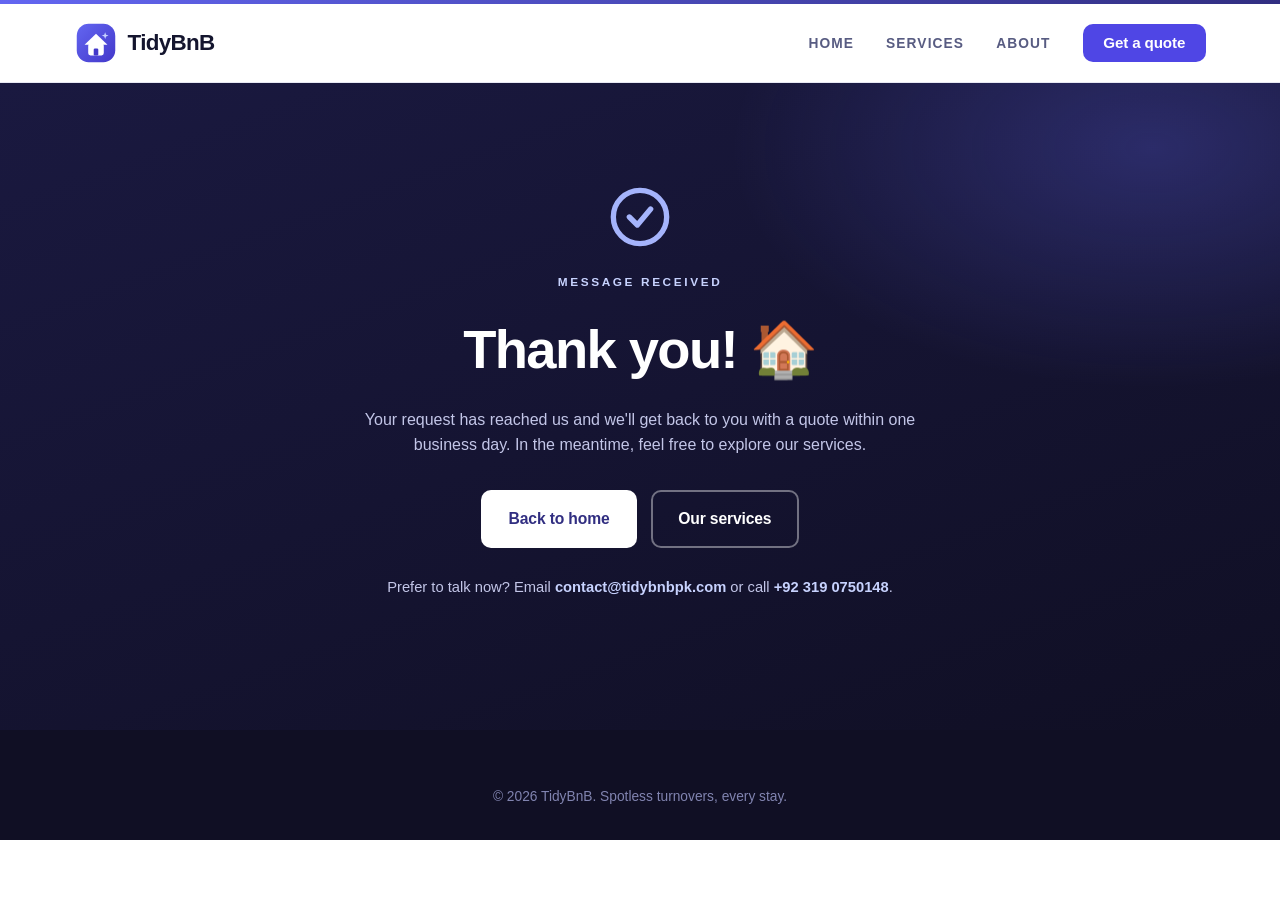
<file: tidybnb/thank-you.html>
<!DOCTYPE html>
<html lang="en">
<head>
  <meta charset="UTF-8" />
  <meta name="viewport" content="width=device-width, initial-scale=1.0" />
  <title>Thank You — TidyBnB</title>
  <meta name="robots" content="noindex" />
  <link rel="stylesheet" href="styles.css" />
  <link rel="icon" href="data:image/svg+xml,<svg xmlns=%22http://www.w3.org/2000/svg%22 viewBox=%220 0 100 100%22><text y=%22.9em%22 font-size=%2290%22>🏠</text></svg>" />
</head>
<body>
  <div class="topbar"></div>
  <header class="site-header" id="top">
    <div class="container header-inner">
      <a href="index.html" class="brand" aria-label="TidyBnB — home">
        <svg class="brand-logo" viewBox="0 0 48 48" role="img" aria-label="TidyBnB logo">
          <defs><linearGradient id="sbgH" x1="0" y1="0" x2="1" y2="1"><stop offset="0" stop-color="#6366f1"/><stop offset="1" stop-color="#4338ca"/></linearGradient></defs>
          <rect x="3" y="3" width="42" height="42" rx="13" fill="url(#sbgH)"/>
          <path d="M11.5 26 24 14 36.5 26Z" fill="#fff"/>
          <rect x="15.5" y="24.5" width="17" height="13" rx="2.5" fill="#fff"/><rect x="21.5" y="30" width="5" height="7.6" rx="1.4" fill="#4338ca"/>
          <path d="M34 12.2l1 2.7 2.7 1-2.7 1-1 2.7-1-2.7-2.7-1 2.7-1z" fill="#c7d2fe"/>
        </svg>
        <span class="brand-name">TidyBnB</span>
      </a>
      <nav aria-label="Primary">
        <ul class="nav-links">
          <li><a href="index.html">Home</a></li>
          <li><a href="services.html">Services</a></li>
          <li><a href="about.html">About</a></li>
          <li><a href="contact.html" class="nav-cta">Get a quote</a></li>
        </ul>
      </nav>
    </div>
  </header>

  <main>
    <section class="section dark cta">
      <div class="container" style="max-width:660px;">
        <svg style="width:64px;height:64px;margin:0 auto 1rem;color:#a5b4fc;" viewBox="0 0 24 24" fill="none" stroke="currentColor" stroke-width="2" stroke-linecap="round" stroke-linejoin="round"><circle cx="12" cy="12" r="10"/><path d="m8 12 3 3 5-6"/></svg>
        <p class="eyebrow on-dark">Message received</p>
        <h2>Thank you! 🏠</h2>
        <p>Your request has reached us and we'll get back to you with a quote within one business day. In the meantime, feel free to explore our services.</p>
        <div class="hero-actions" style="justify-content:center;">
          <a href="index.html" class="btn btn-white">Back to home</a>
          <a href="services.html" class="btn btn-outline-white">Our services</a>
        </div>
        <p style="margin-top:1.75rem;font-size:0.92rem;">
          Prefer to talk now? Email <a href="mailto:contact@tidybnbpk.com" style="color:#c7d2fe;font-weight:600;">contact@tidybnbpk.com</a>
          or call <a href="tel:+923190750148" style="color:#c7d2fe;font-weight:600;">+92 319 0750148</a>.
        </p>
      </div>
    </section>
  </main>

  <footer class="site-footer">
    <div class="container">
      <div class="footer-bottom" style="border:0;padding-top:0;justify-content:center;">
        <span>© <span id="year"></span> TidyBnB. Spotless turnovers, every stay.</span>
      </div>
    </div>
  </footer>
  <script src="script.js"></script>
</body>
</html>
</file>
<file: styles.css>
/* ===== Sabaify — shared styles ===== */
:root {
  --bg: #ffffff;
  --surface: #ffffff;
  --bg-alt: #faf7f1;        /* warm sand (light) */
  --ink: #1a3b35;           /* deep teal (softened) */
  --ink-soft: #5f716b;
  --brand: #0f9184;         /* fresh teal */
  --brand-2: #16a594;       /* light teal */
  --sand: #e7d8b8;          /* accent sand */
  --line: #e6e2d7;
  --radius: 16px;
  --shadow: 0 12px 34px rgba(20, 52, 47, 0.10);
  --container: 1140px;
  --font: -apple-system, BlinkMacSystemFont, "Segoe UI", Roboto, Helvetica, Arial, sans-serif;
}
@media (prefers-color-scheme: dark) {
  :root {
    --bg: #0e1f1c; --surface: #16302b; --bg-alt: #122a25;
    --ink: #edf3f0; --ink-soft: #9fb2ab; --brand: #34c5ac; --brand-2: #56d6bd;
    --sand: #3a4a3f; --line: #234139; --shadow: 0 12px 34px rgba(0,0,0,0.35);
  }
}
:root[data-theme="light"] {
  --bg: #ffffff; --surface: #ffffff; --bg-alt: #faf7f1;
  --ink: #1a3b35; --ink-soft: #5f716b; --brand: #0f9184; --brand-2: #16a594;
  --sand: #e7d8b8; --line: #e6e2d7; --shadow: 0 12px 34px rgba(20,52,47,0.10);
}
:root[data-theme="dark"] {
  --bg: #0e1f1c; --surface: #16302b; --bg-alt: #122a25;
  --ink: #edf3f0; --ink-soft: #9fb2ab; --brand: #34c5ac; --brand-2: #56d6bd;
  --sand: #3a4a3f; --line: #234139; --shadow: 0 12px 34px rgba(0,0,0,0.35);
}

* { box-sizing: border-box; }
html { scroll-behavior: smooth; }
body { margin: 0; font-family: var(--font); color: var(--ink); background: var(--bg);
  line-height: 1.6; -webkit-font-smoothing: antialiased; }
h1, h2, h3 { line-height: 1.14; letter-spacing: -0.02em; margin: 0 0 0.5em; text-wrap: balance; }
h1 { font-size: clamp(2.1rem, 5vw, 3.5rem); font-weight: 800; }
h2 { font-size: clamp(1.6rem, 3.5vw, 2.3rem); font-weight: 750; }
h3 { font-size: 1.2rem; font-weight: 700; }
p { margin: 0 0 1rem; }
a { color: inherit; text-decoration: none; }
img { max-width: 100%; }

.container { width: 100%; max-width: var(--container); margin: 0 auto; padding: 0 24px; }
.grad { background: linear-gradient(90deg, var(--brand), var(--brand-2));
  -webkit-background-clip: text; background-clip: text; color: transparent; }
.eyebrow { text-transform: uppercase; letter-spacing: 0.12em; font-size: 0.78rem;
  font-weight: 700; color: var(--brand); margin: 0 0 0.75rem; }

/* Buttons */
.btn { display: inline-block; padding: 0.85rem 1.5rem; border-radius: 999px;
  font-weight: 650; font-size: 0.98rem; cursor: pointer; border: 1.5px solid transparent;
  transition: transform 0.15s ease, box-shadow 0.15s ease, background 0.15s ease; }
.btn:hover { transform: translateY(-2px); }
.btn-primary { background: var(--brand); color: #fff; box-shadow: var(--shadow); }
.btn-primary:hover { background: var(--brand-2); }
.btn-ghost { border-color: var(--line); color: var(--ink); }
.btn-ghost:hover { border-color: var(--brand); color: var(--brand); }
.btn-white { background: #fff; color: var(--brand); }
.btn-white:hover { background: #f0fbf8; }
.btn-block { width: 100%; text-align: center; }
.btn-sm { padding: 0.6rem 1.1rem; font-size: 0.9rem; }

/* Header + Logo */
.site-header { position: sticky; top: 0; z-index: 50;
  background: color-mix(in srgb, var(--bg) 88%, transparent);
  backdrop-filter: blur(10px); border-bottom: 1px solid var(--line); }
.header-inner { display: flex; align-items: center; justify-content: space-between; height: 80px; }
.brand { display: flex; align-items: center; gap: 0.65rem; font-weight: 800; }
.brand-logo { width: 46px; height: 46px; display: block; flex: 0 0 auto; }
.brand-name { font-size: 1.5rem; letter-spacing: -0.02em; }
.nav-links { display: flex; align-items: center; gap: 1.6rem; list-style: none; margin: 0; padding: 0; }
.nav-links a { color: var(--ink-soft); font-weight: 550; font-size: 0.98rem; }
.nav-links a:hover { color: var(--ink); }
.nav-links a.active { color: var(--brand); font-weight: 700; }
.nav-cta { background: var(--brand); color: #fff !important; padding: 0.6rem 1.2rem; border-radius: 999px; }
.nav-cta:hover { background: var(--brand-2); }
.nav-cta.active { color: #fff !important; }
.nav-toggle { display: none; flex-direction: column; gap: 5px; background: none; border: 0; cursor: pointer; padding: 8px; }
.nav-toggle span { width: 24px; height: 2px; background: var(--ink); border-radius: 2px; transition: 0.2s; }

/* Hero (home) */
.hero { padding: clamp(3.5rem, 9vw, 7rem) 0; background:
  radial-gradient(1200px 500px at 72% -10%, color-mix(in srgb, var(--sand) 55%, transparent), transparent),
  radial-gradient(900px 400px at 8% 0%, color-mix(in srgb, var(--brand) 14%, transparent), transparent); }
.hero-inner { max-width: 800px; }
.lead { font-size: 1.18rem; color: var(--ink-soft); max-width: 640px; }
.hero-actions { display: flex; gap: 0.85rem; flex-wrap: wrap; margin: 1.75rem 0 2rem; }
.trust { display: flex; align-items: center; gap: 0.75rem; color: var(--ink-soft); font-size: 0.92rem; }
.trust .stars { color: #f5a623; letter-spacing: 1px; }
.trust p { margin: 0; }

/* Page hero (interior pages) */
.page-hero { padding: clamp(3rem, 7vw, 5rem) 0 clamp(2rem, 4vw, 3rem);
  background: linear-gradient(180deg, color-mix(in srgb, var(--sand) 40%, var(--bg)), var(--bg)); }
.page-hero .lead { margin: 0; }

/* Sections */
.section { padding: clamp(3.5rem, 8vw, 6rem) 0; }
.section-sm { padding: clamp(2.5rem, 5vw, 3.5rem) 0; }
.section-alt { background: var(--bg-alt); }
.section-head { text-align: center; max-width: 660px; margin: 0 auto 3rem; }
.section-sub { color: var(--ink-soft); font-size: 1.08rem; }

/* Trust / stat bar */
.stat-bar { display: grid; grid-template-columns: repeat(4, 1fr); gap: 1rem; }
.sb-item { text-align: center; padding: 1.4rem 1rem; background: var(--surface);
  border: 1px solid var(--line); border-radius: var(--radius); }
.sb-item strong { display: block; font-size: 1.4rem; font-weight: 800; color: var(--brand); }
.sb-item span { color: var(--ink-soft); font-size: 0.9rem; }

/* Grids & cards */
.grid { display: grid; gap: 1.5rem; }
.grid-3 { grid-template-columns: repeat(3, 1fr); }
.grid-2 { grid-template-columns: repeat(2, 1fr); }
.card { background: var(--surface); border: 1px solid var(--line); border-radius: var(--radius);
  padding: 1.9rem; transition: transform 0.18s ease, box-shadow 0.18s ease; }
.card:hover { transform: translateY(-4px); box-shadow: var(--shadow); }
.card h3 { margin-bottom: 0.4rem; }
.card p { color: var(--ink-soft); margin: 0; }
.card-link { display: inline-block; margin-top: 0.9rem; color: var(--brand); font-weight: 650; font-size: 0.92rem; }
.card-ico { width: 46px; height: 46px; margin-bottom: 0.85rem; color: var(--brand); }

/* Service cards (with image media) */
.services-grid { display: grid; grid-template-columns: repeat(2, 1fr); gap: 1.75rem; }
.service-card { background: var(--surface); border: 1px solid var(--line); border-radius: var(--radius);
  overflow: hidden; display: flex; flex-direction: column;
  transition: transform 0.18s ease, box-shadow 0.18s ease; }
.service-card:hover { transform: translateY(-4px); box-shadow: var(--shadow); }
.service-media { aspect-ratio: 16 / 10; position: relative; overflow: hidden; background: var(--bg-alt); }
.service-media img { width: 100%; height: 100%; object-fit: cover; display: block; transition: transform 0.45s ease; }
.service-card:hover .service-media img { transform: scale(1.06); }
.price-badge { position: absolute; top: 12px; right: 12px; background: rgba(255,255,255,0.95);
  color: #0e7d70; font-weight: 800; font-size: 0.82rem; padding: 0.4rem 0.75rem; border-radius: 999px; }
.service-body { padding: 1.6rem; display: flex; flex-direction: column; flex: 1; }
.service-body h3 { font-size: 1.3rem; margin-bottom: 0.3rem; }
.price-line { color: var(--brand); font-weight: 700; font-size: 0.98rem; margin: 0 0 0.7rem; }
.price-line small { color: var(--ink-soft); font-weight: 500; }
.service-body p { color: var(--ink-soft); margin: 0 0 0.9rem; }
.service-body ul { margin: 0 0 1.3rem; padding-left: 1.1rem; color: var(--ink-soft); }
.service-body li { margin-bottom: 0.3rem; }
.service-actions { margin-top: auto; }

/* Split / about */
.split { display: grid; grid-template-columns: 1.1fr 1fr; gap: 3rem; align-items: center; }
.about-text em { font-style: normal; color: var(--brand); font-weight: 700; }
.checklist { list-style: none; padding: 0; margin: 1.25rem 0 0; }
.checklist li { position: relative; padding-left: 1.9rem; margin-bottom: 0.65rem; color: var(--ink-soft); }
.checklist li::before { content: "✓"; position: absolute; left: 0; top: 0;
  width: 1.35rem; height: 1.35rem; background: var(--brand); color: #fff;
  border-radius: 50%; display: grid; place-items: center; font-size: 0.8rem; font-weight: 700; }
.stat-grid { display: grid; grid-template-columns: 1fr 1fr; gap: 1rem; }
.stat { background: var(--surface); border: 1px solid var(--line); border-radius: var(--radius);
  padding: 1.5rem; text-align: center; }
.stat strong { display: block; font-size: 1.7rem; font-weight: 800; color: var(--brand); }
.stat span { color: var(--ink-soft); font-size: 0.9rem; }

/* Included checklist (2-col) */
.included { background: var(--surface); border: 1px solid var(--line); border-radius: var(--radius); padding: 2.25rem; }
.included-grid { display: grid; grid-template-columns: repeat(2, 1fr); gap: 0.4rem 2.5rem; list-style: none; padding: 0; margin: 0; }
.included-grid li { position: relative; padding: 0.4rem 0 0.4rem 1.9rem; color: var(--ink-soft); }
.included-grid li::before { content: "✓"; position: absolute; left: 0; top: 0.4rem;
  width: 1.35rem; height: 1.35rem; background: var(--brand); color: #fff;
  border-radius: 50%; display: grid; place-items: center; font-size: 0.8rem; font-weight: 700; }

/* Steps */
.steps { display: grid; grid-template-columns: repeat(3, 1fr); gap: 1.5rem; }
.step { background: var(--surface); border: 1px solid var(--line); border-radius: var(--radius); padding: 1.75rem; }
.step .num { display: inline-grid; place-items: center; width: 2.2rem; height: 2.2rem; border-radius: 50%;
  background: var(--brand); color: #fff; font-weight: 800; margin-bottom: 0.75rem; }
.step h3 { margin-bottom: 0.3rem; }
.step p { color: var(--ink-soft); margin: 0; }

/* Quotes */
.quote { margin: 0; background: var(--surface); border: 1px solid var(--line);
  border-radius: var(--radius); padding: 1.9rem; }
.quote p { font-size: 1.02rem; }
.quote footer { color: var(--ink-soft); font-size: 0.9rem; font-weight: 600; }

/* FAQ */
.faq { max-width: 780px; margin: 0 auto; }
.faq details { background: var(--surface); border: 1px solid var(--line); border-radius: 12px;
  padding: 1.05rem 1.3rem; margin-bottom: 0.85rem; }
.faq summary { font-weight: 650; cursor: pointer; list-style: none; padding-right: 1.5rem; position: relative; }
.faq summary::-webkit-details-marker { display: none; }
.faq summary::after { content: "+"; position: absolute; right: 0; top: -2px; color: var(--brand); font-size: 1.3rem; font-weight: 700; }
.faq details[open] summary::after { content: "\2013"; }
.faq p { margin: 0.75rem 0 0; color: var(--ink-soft); }

/* Service areas */
.areas { display: flex; flex-wrap: wrap; gap: 0.6rem; margin-top: 1.25rem; }
.area-pill { background: var(--surface); border: 1px solid var(--line); border-radius: 999px;
  padding: 0.5rem 1.05rem; font-size: 0.92rem; font-weight: 600; }

/* CTA band */
.cta-band { background: linear-gradient(120deg, var(--brand), var(--brand-2)); color: #fff; text-align: center; }
.cta-band h2 { color: #fff; }
.cta-band p { color: rgba(255,255,255,0.9); max-width: 560px; margin: 0 auto 1.6rem; }

/* Contact */
.contact-inner { display: grid; grid-template-columns: 1fr 1fr; gap: 3rem; align-items: start; }
.contact-details { list-style: none; padding: 0; margin: 1.5rem 0 0; }
.contact-details li { margin-bottom: 0.7rem; color: var(--ink-soft); }
.contact-details a { color: var(--brand); font-weight: 600; }
.contact-form { background: var(--surface); border: 1px solid var(--line);
  border-radius: var(--radius); padding: 2rem; box-shadow: var(--shadow); }
.contact-form label { display: block; font-weight: 600; font-size: 0.9rem; margin-bottom: 1rem; }
.contact-form input, .contact-form textarea, .contact-form select { width: 100%; margin-top: 0.4rem;
  padding: 0.8rem 0.95rem; border: 1.5px solid var(--line); border-radius: 10px;
  font-family: inherit; font-size: 1rem; background: var(--bg); color: var(--ink); }
.contact-form input:focus, .contact-form textarea:focus, .contact-form select:focus {
  outline: none; border-color: var(--brand); box-shadow: 0 0 0 3px color-mix(in srgb, var(--brand) 22%, transparent); }
.form-note { font-size: 0.85rem; color: var(--ink-soft); text-align: center; margin: 0.75rem 0 0; }
.form-note a { color: var(--brand); }

/* Footer (light, palette-matched) */
.site-footer { background: var(--bg-alt); color: var(--ink-soft); padding: 3rem 0 2rem; border-top: 1px solid var(--line); }
.footer-top { display: grid; grid-template-columns: 1.4fr 1fr 1fr; gap: 2rem; margin-bottom: 2rem; }
.site-footer .brand { color: var(--ink); margin-bottom: 0.75rem; }
.site-footer .brand-logo { width: 40px; height: 40px; }
.site-footer .brand-name { font-size: 1.35rem; }
.footer-about { color: var(--ink-soft); font-size: 0.92rem; max-width: 320px; }
.footer-col h4 { color: var(--ink); font-size: 0.92rem; text-transform: uppercase; letter-spacing: 0.08em; margin: 0 0 0.9rem; }
.footer-col ul { list-style: none; margin: 0; padding: 0; }
.footer-col li { margin-bottom: 0.5rem; }
.footer-col a { color: var(--ink-soft); font-size: 0.94rem; }
.footer-col a:hover { color: var(--brand); }
.footer-bottom { border-top: 1px solid var(--line); padding-top: 1.25rem;
  display: flex; justify-content: space-between; flex-wrap: wrap; gap: 0.5rem;
  color: var(--ink-soft); font-size: 0.88rem; }

/* Responsive */
@media (max-width: 860px) {
  .grid-3, .grid-2, .steps, .services-grid, .stat-bar, .included-grid { grid-template-columns: 1fr; }
  .split, .contact-inner { grid-template-columns: 1fr; }
  .footer-top { grid-template-columns: 1fr; gap: 1.5rem; }
  .nav-toggle { display: flex; }
  .nav-links { position: absolute; top: 80px; right: 0; left: 0;
    flex-direction: column; align-items: flex-start; gap: 0;
    background: var(--bg); border-bottom: 1px solid var(--line);
    padding: 0.5rem 24px 1rem; display: none; }
  .nav-links.open { display: flex; }
  .nav-links li { width: 100%; padding: 0.6rem 0; }
  .stat-bar { grid-template-columns: 1fr 1fr; }
}

/* ===== Photo hero ===== */
.hero-split { display: grid; grid-template-columns: 1.05fr 0.95fr; gap: 3rem; align-items: center; }
.hero-copy { max-width: 620px; }
.hero-media { position: relative; }
.hero-media img { width: 100%; max-height: 540px; object-fit: cover; border-radius: 24px; box-shadow: var(--shadow); display: block; }
.hero-media .float-card { position: absolute; left: -18px; bottom: 22px; background: var(--surface);
  border: 1px solid var(--line); border-radius: 14px; padding: 0.9rem 1.1rem; box-shadow: var(--shadow);
  display: flex; align-items: center; gap: 0.7rem; max-width: 250px; }
.float-card .fc-star { color: #f5a623; font-size: 1.1rem; letter-spacing: 1px; }
.float-card strong { display: block; font-size: 0.92rem; }
.float-card span { font-size: 0.8rem; color: var(--ink-soft); }
.hero-badges { display: flex; flex-wrap: wrap; gap: 0.55rem; margin-top: 1.6rem; }
.badge { background: var(--surface); border: 1px solid var(--line); border-radius: 999px;
  padding: 0.45rem 0.9rem; font-size: 0.85rem; font-weight: 600; display: inline-flex; align-items: center; gap: 0.4rem; }
.badge svg { width: 15px; height: 15px; color: var(--brand); }

/* ===== Work gallery ===== */
.gallery { display: grid; grid-template-columns: repeat(4, 1fr); gap: 1rem; }
.gallery figure { margin: 0; border-radius: 14px; overflow: hidden; aspect-ratio: 4 / 5;
  border: 1px solid var(--line); }
.gallery img { width: 100%; height: 100%; object-fit: cover; transition: transform 0.5s ease; display: block; }
.gallery figure:hover img { transform: scale(1.07); }

/* ===== Promise / guarantee cards ===== */
.promise-ico { width: 42px; height: 42px; color: var(--brand); margin-bottom: 0.85rem; }

/* Feature row with image */
.feature-media img { width: 100%; border-radius: 20px; box-shadow: var(--shadow); display: block; object-fit: cover; max-height: 440px; }

@media (max-width: 860px) {
  .hero-split { grid-template-columns: 1fr; gap: 2rem; }
  .hero-media { order: -1; }
  .hero-media img { max-height: 340px; }
  .hero-media .float-card { left: 12px; }
  .gallery { grid-template-columns: repeat(2, 1fr); }
}
</file>
<file: tidybnb/styles.css>
/* ===== TidyBnB — bold editorial design system ===== */
:root {
  --bg: #ffffff;
  --ink: #14152e;
  --ink-soft: #585c82;
  --brand: #4f46e5;
  --brand-2: #6366f1;
  --brand-3: #312e81;
  --ink-dark: #100f24;      /* darkest — hero/footer */
  --lilac: #c7d2fe;
  --surface: #ffffff;
  --surface-2: #f4f5fb;
  --line: #e7e8f3;
  --line-dk: rgba(255,255,255,0.14);
  --radius: 14px;
  --shadow: 0 18px 50px rgba(28, 25, 90, 0.14);
  --container: 1180px;
  --font: -apple-system, BlinkMacSystemFont, "Segoe UI", Roboto, Helvetica, Arial, sans-serif;
}
* { box-sizing: border-box; }
html { scroll-behavior: smooth; }
body { margin: 0; font-family: var(--font); color: var(--ink); background: var(--bg);
  line-height: 1.6; -webkit-font-smoothing: antialiased; }
h1, h2, h3, h4 { margin: 0 0 0.5em; line-height: 1.08; letter-spacing: -0.03em; font-weight: 800; text-wrap: balance; }
h1 { font-size: clamp(2.4rem, 6vw, 4.2rem); }
h2 { font-size: clamp(1.9rem, 4vw, 2.9rem); }
h3 { font-size: 1.2rem; letter-spacing: -0.02em; }
p { margin: 0 0 1rem; }
a { color: inherit; text-decoration: none; }
img { max-width: 100%; display: block; }

.container { width: 100%; max-width: var(--container); margin: 0 auto; padding: 0 24px; }
.eyebrow { text-transform: uppercase; letter-spacing: 0.22em; font-size: 0.74rem; font-weight: 700;
  color: var(--brand); margin: 0 0 1rem; }
.eyebrow.on-dark { color: var(--lilac); }
.accent-bar { height: 4px; background: linear-gradient(90deg, var(--brand-2), var(--brand-3)); }

/* Buttons — squared, bold */
.btn { display: inline-flex; align-items: center; gap: 0.5rem; padding: 0.9rem 1.6rem; border-radius: 10px;
  font-weight: 700; font-size: 0.98rem; cursor: pointer; border: 2px solid transparent; letter-spacing: -0.01em;
  transition: transform 0.15s ease, background 0.15s ease, box-shadow 0.15s ease, color 0.15s; }
.btn:hover { transform: translateY(-2px); }
.btn-primary { background: var(--brand); color: #fff; box-shadow: 0 10px 24px rgba(79,70,229,0.3); }
.btn-primary:hover { background: var(--brand-2); }
.btn-dark { background: var(--ink); color: #fff; }
.btn-dark:hover { background: #23244a; }
.btn-white { background: #fff; color: var(--brand-3); }
.btn-white:hover { background: #eef0ff; }
.btn-outline-white { border-color: rgba(255,255,255,0.4); color: #fff; }
.btn-outline-white:hover { border-color: #fff; background: rgba(255,255,255,0.08); }
.btn-block { width: 100%; justify-content: center; }

/* Top accent + header */
.topbar { height: 4px; background: linear-gradient(90deg, var(--brand-2), var(--brand-3)); }
.site-header { position: sticky; top: 0; z-index: 50; background: rgba(255,255,255,0.9);
  backdrop-filter: blur(12px); border-bottom: 1px solid var(--line); }
.header-inner { display: flex; align-items: center; justify-content: space-between; height: 78px; }
.brand { display: flex; align-items: center; gap: 0.6rem; font-weight: 800; }
.brand-logo { width: 44px; height: 44px; flex: 0 0 auto; }
.brand-name { font-size: 1.4rem; letter-spacing: -0.03em; }
.nav-links { display: flex; align-items: center; gap: 2rem; list-style: none; margin: 0; padding: 0; }
.nav-links a { color: var(--ink-soft); font-weight: 600; font-size: 0.86rem; text-transform: uppercase; letter-spacing: 0.08em; }
.nav-links a:hover, .nav-links a.active { color: var(--ink); }
.nav-cta { background: var(--brand); color: #fff !important; padding: 0.65rem 1.3rem; border-radius: 10px;
  text-transform: none !important; letter-spacing: -0.01em !important; font-size: 0.95rem !important; }
.nav-cta:hover { background: var(--brand-2); }
.nav-toggle { display: none; flex-direction: column; gap: 5px; background: none; border: 0; cursor: pointer; padding: 8px; }
.nav-toggle span { width: 24px; height: 2px; background: var(--ink); border-radius: 2px; }

/* ===== HERO — dark, editorial ===== */
.hero { position: relative; background:
  radial-gradient(900px 500px at 85% 0%, rgba(99,102,241,0.35), transparent 60%),
  radial-gradient(700px 500px at 0% 100%, rgba(49,46,129,0.5), transparent 55%),
  linear-gradient(160deg, #17163a, var(--ink-dark)); color: #fff; overflow: hidden; }
.hero::after { content: ""; position: absolute; inset: 0;
  background-image: radial-gradient(rgba(255,255,255,0.05) 1px, transparent 1px); background-size: 22px 22px; opacity: 0.5; }
.hero-inner { position: relative; z-index: 1; padding: clamp(3.5rem, 8vw, 6.5rem) 0 clamp(3rem, 6vw, 5rem); max-width: 860px; }
.hero h1 { color: #fff; }
.hero h1 .grad { background: linear-gradient(90deg, #a5b4fc, #c7d2fe);
  -webkit-background-clip: text; background-clip: text; color: transparent; }
.hero .lead { font-size: 1.2rem; color: #c3c6e8; max-width: 620px; margin: 1.25rem 0 0; }
.hero-actions { display: flex; gap: 0.85rem; flex-wrap: wrap; margin: 2rem 0 0; }
.hero-strip { position: relative; z-index: 1; display: flex; flex-wrap: wrap; gap: 0.65rem; padding: 0 0 clamp(2.5rem,5vw,3.5rem); }
.chip { display: inline-flex; align-items: center; gap: 0.5rem; background: rgba(255,255,255,0.08);
  border: 1px solid var(--line-dk); color: #dfe2f7; border-radius: 999px; padding: 0.55rem 1rem; font-size: 0.88rem; font-weight: 600; }
.chip svg { width: 16px; height: 16px; color: var(--lilac); }

/* Full-width photo band bridging hero -> content */
.photoband { position: relative; margin-top: -1px; }
.photoband img { width: 100%; height: clamp(240px, 34vw, 420px); object-fit: cover; }
.photoband .fc { position: absolute; right: 6%; bottom: -28px; background: #fff; border: 1px solid var(--line);
  border-radius: 14px; box-shadow: var(--shadow); padding: 0.9rem 1.2rem; display: flex; align-items: center; gap: 0.7rem; }
.fc .stars { color: #f5a623; letter-spacing: 1px; }
.fc strong { display: block; font-size: 0.95rem; }
.fc span { font-size: 0.82rem; color: var(--ink-soft); }

/* ===== Sections ===== */
.section { padding: clamp(4rem, 8vw, 7rem) 0; }
.section-sm { padding: clamp(2.5rem, 5vw, 3.5rem) 0; }
.alt { background: var(--surface-2); }
.dark { background:
  radial-gradient(700px 400px at 90% 10%, rgba(99,102,241,0.28), transparent 60%),
  linear-gradient(160deg, #1a1940, var(--ink-dark)); color: #fff; }
.dark h2 { color: #fff; }
.dark .section-sub, .dark p { color: #c3c6e8; }
.head { max-width: 720px; margin: 0 0 2.75rem; }
.head.center { margin-left: auto; margin-right: auto; text-align: center; }
.section-sub { color: var(--ink-soft); font-size: 1.1rem; margin: 0; }

/* ===== BENTO services ===== */
.bento { display: grid; grid-template-columns: repeat(4, 1fr); grid-auto-rows: 200px; gap: 16px; }
.tile { position: relative; border-radius: var(--radius); overflow: hidden; display: flex; }
.tile img { position: absolute; inset: 0; width: 100%; height: 100%; object-fit: cover; transition: transform 0.5s ease; }
.tile::after { content: ""; position: absolute; inset: 0;
  background: linear-gradient(180deg, rgba(16,15,36,0) 35%, rgba(16,15,36,0.82) 100%); }
.tile:hover img { transform: scale(1.06); }
.tile-body { position: relative; z-index: 1; margin-top: auto; padding: 1.3rem 1.4rem; color: #fff; width: 100%; }
.tile-body h3 { color: #fff; font-size: 1.25rem; margin: 0 0 0.15rem; }
.tile-body p { color: rgba(255,255,255,0.82); font-size: 0.9rem; margin: 0; }
.tile-tag { position: absolute; top: 14px; left: 14px; z-index: 1; background: var(--brand); color: #fff;
  font-size: 0.76rem; font-weight: 800; padding: 0.35rem 0.7rem; border-radius: 8px; }
.tile-big { grid-column: span 2; grid-row: span 2; }
.tile-wide { grid-column: span 2; }
.tile a.stretch { position: absolute; inset: 0; z-index: 2; }

/* ===== Feature (dark band) list ===== */
.feature-grid { display: grid; grid-template-columns: 1fr 1fr; gap: 3.5rem; align-items: center; }
.check-list { list-style: none; margin: 1.5rem 0 0; padding: 0; }
.check-list li { position: relative; padding: 0.55rem 0 0.55rem 2.1rem; border-top: 1px solid var(--line-dk); color: #d3d6f0; }
.check-list li:first-child { border-top: 0; }
.check-list li::before { content: ""; position: absolute; left: 0; top: 0.7rem; width: 1.3rem; height: 1.3rem;
  border-radius: 6px; background: var(--brand); }
.check-list li::after { content: "✓"; position: absolute; left: 0.32rem; top: 0.5rem; color: #fff; font-size: 0.85rem; font-weight: 800; }
.mini-grid { display: grid; grid-template-columns: 1fr 1fr; gap: 14px; }
.mini { background: rgba(255,255,255,0.06); border: 1px solid var(--line-dk); border-radius: 12px; padding: 1.4rem; }
.mini strong { display: block; font-size: 1.7rem; font-weight: 800; color: #fff; }
.mini span { color: var(--lilac); font-size: 0.9rem; }

/* ===== Steps ===== */
.steps { display: grid; grid-template-columns: repeat(3, 1fr); gap: 1.5rem; counter-reset: s; }
.step { position: relative; padding: 2rem 0 0; }
.step::before { counter-increment: s; content: "0" counter(s); display: block; font-size: 2.6rem; font-weight: 800;
  color: transparent; -webkit-text-stroke: 1.5px var(--brand-2); letter-spacing: -0.04em; margin-bottom: 0.5rem; }
.step h3 { margin-bottom: 0.3rem; }
.step p { color: var(--ink-soft); margin: 0; }

/* ===== Gallery — horizontal scroller ===== */
.scroller { display: grid; grid-auto-flow: column; grid-auto-columns: minmax(260px, 1fr); gap: 16px;
  overflow-x: auto; padding-bottom: 0.75rem; scroll-snap-type: x mandatory; }
.scroller figure { margin: 0; border-radius: var(--radius); overflow: hidden; aspect-ratio: 4/5; scroll-snap-align: start; }
.scroller img { width: 100%; height: 100%; object-fit: cover; transition: transform 0.5s ease; }
.scroller figure:hover img { transform: scale(1.06); }

/* ===== Promise cards ===== */
.cards-3 { display: grid; grid-template-columns: repeat(3, 1fr); gap: 1.5rem; }
.pcard { background: var(--surface); border: 1px solid var(--line); border-top: 3px solid var(--brand); border-radius: 12px; padding: 2rem; }
.pcard .ico { width: 40px; height: 40px; color: var(--brand); margin-bottom: 1rem; }
.pcard h3 { margin-bottom: 0.4rem; }
.pcard p { color: var(--ink-soft); margin: 0; }

/* ===== FAQ ===== */
.faq { display: grid; grid-template-columns: 1fr 1fr; gap: 0.9rem 2rem; align-items: start; }
.faq details { border: 1px solid var(--line); border-radius: 12px; padding: 1.1rem 1.3rem; background: var(--surface); }
.faq summary { font-weight: 700; cursor: pointer; list-style: none; position: relative; padding-right: 1.6rem; }
.faq summary::-webkit-details-marker { display: none; }
.faq summary::after { content: "+"; position: absolute; right: 0; top: -2px; color: var(--brand); font-size: 1.35rem; }
.faq details[open] summary::after { content: "\2013"; }
.faq p { margin: 0.7rem 0 0; color: var(--ink-soft); }

/* ===== CTA ===== */
.cta { text-align: center; }
.cta h2 { font-size: clamp(2rem, 5vw, 3.4rem); color: #fff; }
.cta p { max-width: 560px; margin: 0 auto 1.8rem; }

/* ===== Service detail rows (services page) ===== */
.srow { display: grid; grid-template-columns: 1fr 1fr; gap: 3rem; align-items: center; padding: clamp(2.5rem,5vw,4rem) 0; border-top: 1px solid var(--line); }
.srow:nth-child(even) .srow-media { order: 2; }
.srow-media img { width: 100%; border-radius: var(--radius); box-shadow: var(--shadow); aspect-ratio: 4/3; object-fit: cover; }
.srow .price { display: inline-block; background: var(--surface-2); color: var(--brand-3); font-weight: 800;
  padding: 0.4rem 0.85rem; border-radius: 8px; font-size: 0.9rem; margin-bottom: 0.9rem; }
.srow h3 { font-size: 1.7rem; }
.srow ul { list-style: none; margin: 1rem 0 1.5rem; padding: 0; }
.srow li { position: relative; padding: 0.35rem 0 0.35rem 1.7rem; color: var(--ink-soft); }
.srow li::before { content: "✓"; position: absolute; left: 0; color: var(--brand); font-weight: 800; }

/* ===== Page hero (interior) ===== */
.page-hero { background:
  radial-gradient(700px 400px at 90% 0%, rgba(99,102,241,0.3), transparent 60%),
  linear-gradient(160deg, #17163a, var(--ink-dark)); color: #fff; padding: clamp(3rem,7vw,5rem) 0 clamp(2.5rem,5vw,4rem); }
.page-hero h1 { color: #fff; }
.page-hero .lead { color: #c3c6e8; font-size: 1.15rem; max-width: 640px; margin: 0; }

/* ===== About / split ===== */
.split { display: grid; grid-template-columns: 1.05fr 0.95fr; gap: 3.5rem; align-items: center; }
.split .story em { font-style: normal; color: var(--brand); font-weight: 700; }
.split-media img { width: 100%; border-radius: var(--radius); box-shadow: var(--shadow); object-fit: cover; }
.areas { display: flex; flex-wrap: wrap; gap: 0.6rem; }
.pill { background: var(--surface); border: 1px solid var(--line); border-radius: 999px; padding: 0.55rem 1.1rem; font-weight: 600; font-size: 0.92rem; }

/* ===== Contact ===== */
.contact-grid { display: grid; grid-template-columns: 0.9fr 1.1fr; gap: 3rem; align-items: start; }
.cdetails { list-style: none; padding: 0; margin: 1.5rem 0 0; }
.cdetails li { margin-bottom: 0.7rem; color: var(--ink-soft); }
.cdetails a { color: var(--brand); font-weight: 600; }
.form { background: var(--surface); border: 1px solid var(--line); border-radius: var(--radius); padding: 2rem; box-shadow: var(--shadow); }
.form label { display: block; font-weight: 600; font-size: 0.9rem; margin-bottom: 1rem; }
.form input, .form textarea, .form select { width: 100%; margin-top: 0.4rem; padding: 0.85rem 1rem; border: 1.5px solid var(--line);
  border-radius: 10px; font-family: inherit; font-size: 1rem; background: #fff; color: var(--ink); }
.form input:focus, .form textarea:focus, .form select:focus { outline: none; border-color: var(--brand);
  box-shadow: 0 0 0 3px rgba(79,70,229,0.18); }
.form-note { font-size: 0.85rem; color: var(--ink-soft); text-align: center; margin: 0.75rem 0 0; }
.form-note a { color: var(--brand); }

/* ===== Footer — dark ===== */
.site-footer { background: var(--ink-dark); color: #b9bce0; padding: 3.5rem 0 2rem; }
.footer-top { display: grid; grid-template-columns: 1.5fr 1fr 1fr; gap: 2rem; margin-bottom: 2.5rem; }
.site-footer .brand { color: #fff; margin-bottom: 0.9rem; }
.footer-about { color: #9a9dc6; font-size: 0.92rem; max-width: 320px; }
.footer-col h4 { color: #fff; font-size: 0.78rem; text-transform: uppercase; letter-spacing: 0.14em; margin: 0 0 1rem; }
.footer-col ul { list-style: none; margin: 0; padding: 0; }
.footer-col li { margin-bottom: 0.55rem; }
.footer-col a, .footer-col li { color: #b9bce0; font-size: 0.94rem; }
.footer-col a:hover { color: #fff; }
.footer-bottom { border-top: 1px solid var(--line-dk); padding-top: 1.5rem; display: flex; justify-content: space-between;
  flex-wrap: wrap; gap: 0.5rem; color: #8184b0; font-size: 0.86rem; }

/* ===== Responsive ===== */
@media (max-width: 900px) {
  .bento { grid-template-columns: repeat(2, 1fr); grid-auto-rows: 180px; }
  .tile-big { grid-column: span 2; grid-row: span 1; }
  .tile-wide { grid-column: span 2; }
  .feature-grid, .split, .contact-grid, .steps, .cards-3, .faq { grid-template-columns: 1fr; }
  .steps { gap: 1.75rem; }
  .srow { grid-template-columns: 1fr; gap: 1.5rem; }
  .srow:nth-child(even) .srow-media { order: 0; }
  .footer-top { grid-template-columns: 1fr; gap: 1.5rem; }
  .nav-toggle { display: flex; }
  .nav-links { position: absolute; top: 78px; right: 0; left: 0; flex-direction: column; align-items: flex-start;
    gap: 0; background: #fff; border-bottom: 1px solid var(--line); padding: 0.5rem 24px 1rem; display: none; }
  .nav-links.open { display: flex; }
  .nav-links li { width: 100%; padding: 0.7rem 0; }
}
@media (max-width: 560px) { .bento { grid-template-columns: 1fr; } .tile-big, .tile-wide { grid-column: span 1; } }
</file>
